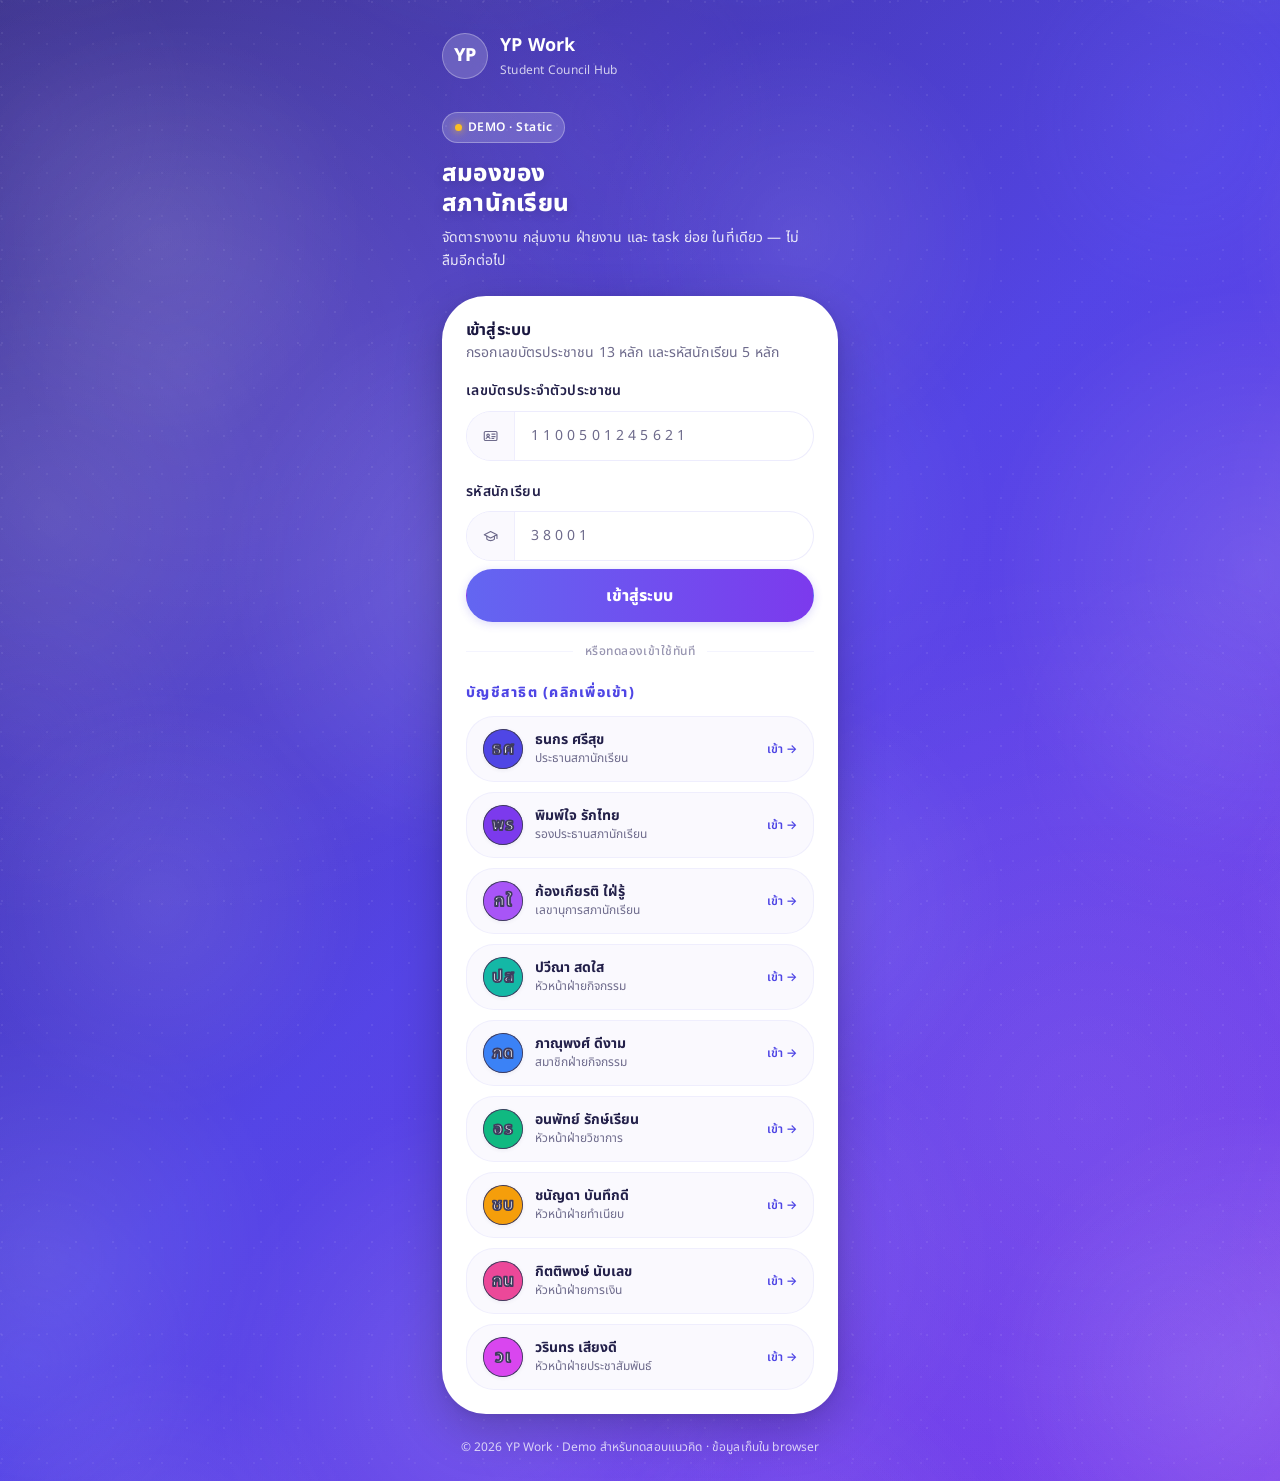
<file: index.html>
<!DOCTYPE html>
<html lang="th">
<head>
  <meta charset="UTF-8" />
  <meta name="viewport" content="width=device-width, initial-scale=1, viewport-fit=cover, maximum-scale=1, user-scalable=no" />
  <meta name="theme-color" content="#4F46E5" />
  <meta name="description" content="YP Work — สมองของสภานักเรียน จัดตารางงาน กลุ่มงาน ฝ่ายงาน และ task ย่อยในที่เดียว" />
  <title>YP Work · เข้าสู่ระบบ</title>

  <link rel="manifest" href="manifest.json" />
  <link rel="icon" type="image/svg+xml" href="assets/icons/icon.svg" />
  <link rel="apple-touch-icon" href="assets/icons/icon-192.png" />
  <meta name="apple-mobile-web-app-capable" content="yes" />
  <meta name="apple-mobile-web-app-status-bar-style" content="black-translucent" />
  <meta name="apple-mobile-web-app-title" content="YP Work" />

  <link rel="stylesheet" href="assets/css/tokens.css" />
  <link rel="stylesheet" href="assets/css/base.css" />
  <link rel="stylesheet" href="assets/css/layout.css" />
  <link rel="stylesheet" href="assets/css/components.css" />
  <link rel="stylesheet" href="assets/css/pages.css" />
  <link rel="stylesheet" href="assets/css/framework/bottom-sheet.css" />

  <link rel="preconnect" href="https://fonts.googleapis.com" />
  <link rel="preconnect" href="https://fonts.gstatic.com" crossorigin />
  <link href="https://fonts.googleapis.com/css2?family=Noto+Sans+Thai:wght@400;500;600;700&family=Inter:wght@400;500;600;700&display=swap" rel="stylesheet" />
</head>
<body>

  <div class="login">
    <div class="login__inner">
      <div class="login__brand">
        <div class="login__logo">YP</div>
        <div class="login__brand-text">
          <div class="login__brand-name">YP Work</div>
          <div class="login__brand-tag">Student Council Hub</div>
        </div>
      </div>

      <div class="login__hero">
        <span class="login__demo-badge">DEMO · Static</span>
        <h1>สมองของ<br />สภานักเรียน</h1>
        <p>จัดตารางงาน กลุ่มงาน ฝ่ายงาน และ task ย่อย ในที่เดียว — ไม่ลืมอีกต่อไป</p>
      </div>

      <div class="login__card">
        <h2 class="login__card-title">เข้าสู่ระบบ</h2>
        <p class="login__card-sub">กรอกเลขบัตรประชาชน 13 หลัก และรหัสนักเรียน 5 หลัก</p>

        <form id="login-form" novalidate>
          <div class="field" id="field-nid">
            <label class="field__label" for="national-id">เลขบัตรประจำตัวประชาชน</label>
            <div class="input-group">
              <span class="input-group__addon">
                <svg width="18" height="18" viewBox="0 0 24 24" fill="none" stroke="currentColor" stroke-width="1.8" stroke-linecap="round" stroke-linejoin="round"><rect x="2" y="5" width="20" height="14" rx="2"/><circle cx="8" cy="11" r="2"/><path d="M5 16c.5-1.5 2-2 3-2s2.5.5 3 2M14 9h5M14 13h5M14 16h3"/></svg>
              </span>
              <input class="input" id="national-id" type="tel" inputmode="numeric" maxlength="13" placeholder="1 1 0 0 5 0 1 2 4 5 6 2 1" autocomplete="off" />
            </div>
            <div class="field__error">เลขบัตรประชาชนต้องมี 13 หลัก</div>
          </div>

          <div class="field" id="field-sc">
            <label class="field__label" for="student-code">รหัสนักเรียน</label>
            <div class="input-group">
              <span class="input-group__addon">
                <svg width="18" height="18" viewBox="0 0 24 24" fill="none" stroke="currentColor" stroke-width="1.8" stroke-linecap="round" stroke-linejoin="round"><path d="M22 10v6M2 10l10-5 10 5-10 5z"/><path d="M6 12v5c3 3 9 3 12 0v-5"/></svg>
              </span>
              <input class="input" id="student-code" type="tel" inputmode="numeric" maxlength="5" placeholder="3 8 0 0 1" autocomplete="off" />
            </div>
            <div class="field__error">รหัสนักเรียนต้องมี 5 หลัก</div>
          </div>

          <button type="submit" class="btn btn--primary btn--block btn--lg" style="margin-top:8px;">เข้าสู่ระบบ</button>
        </form>

        <div class="login__divider">หรือทดลองเข้าใช้ทันที</div>

        <div class="login__hint-title">บัญชีสาธิต (คลิกเพื่อเข้า)</div>
        <div class="login__hint-list" id="hint-list"></div>
      </div>

      <div class="login__footer">
        © 2026 YP Work · Demo สำหรับทดสอบแนวคิด · ข้อมูลเก็บใน browser
      </div>
    </div>
  </div>

  <script type="module">
    import { store } from './assets/js/core/store.js';
    import { auth } from './assets/js/core/auth.js';
    import { ICON, escapeHtml, initials, toast } from './assets/js/core/ui.js';
    import { renderAvatar } from './assets/js/framework/avatar.js';

    // If already logged in, redirect (with loop guard)
    if (auth.current()) {
      const now = Date.now();
      const lastRedirect = parseInt(localStorage.getItem('yp-work:last-login-redirect') || '0', 10);
      if (now - lastRedirect < 2000) {
        console.warn('[login] redirect loop detected — clearing session and stopping');
        localStorage.removeItem('yp-work:last-login-redirect');
        auth.logout();
      } else {
        localStorage.setItem('yp-work:last-login-redirect', String(now));
        window.location.replace('app.html');
      }
    }

    // Build hint list — ใช้ SVG avatar เพื่อกัน copy ตัวอักษร
    const hintList = document.getElementById('hint-list');
    const users = store.getUsers();
    hintList.innerHTML = users.map(u => `
      <button class="login__hint" data-user-id="${u.id}">
        <div class="login__hint-avatar">${renderAvatar({ name: u.name, color: u.color, size: 40, className: 'login__hint-avatar-img' })}</div>
        <div class="login__hint-body">
          <div class="login__hint-name">${escapeHtml(u.name)}</div>
          <div class="login__hint-role">${escapeHtml(u.roleLabel)}</div>
        </div>
        <div class="login__hint-action">เข้า →</div>
      </button>
    `).join('');

    // Auto-fill on hint click
    hintList.querySelectorAll('[data-user-id]').forEach(btn => {
      btn.addEventListener('click', () => {
        const id = btn.dataset.userId;
        const result = auth.loginAs(id);
        if (result.success) {
          localStorage.removeItem('yp-work:last-login-redirect');
          localStorage.removeItem('yp-work:last-auth-redirect');
          toast(`สวัสดี ${result.user.name}`, 'success');
          setTimeout(() => window.location.replace('app.html'), 400);
        }
      });
    });

    // Input formatting: digits only
    const nidInput = document.getElementById('national-id');
    const scInput = document.getElementById('student-code');

    nidInput.addEventListener('input', () => {
      nidInput.value = nidInput.value.replace(/\D/g, '').slice(0, 13);
      document.getElementById('field-nid').classList.remove('has-error');
    });
    scInput.addEventListener('input', () => {
      scInput.value = scInput.value.replace(/\D/g, '').slice(0, 5);
      document.getElementById('field-sc').classList.remove('has-error');
    });

    // Form submit
    document.getElementById('login-form').addEventListener('submit', (e) => {
      e.preventDefault();
      const nid = nidInput.value;
      const sc = scInput.value;
      const result = auth.login(nid, sc);

      if (!result.success) {
        if (result.errors?.nationalId) document.getElementById('field-nid').classList.add('has-error');
        if (result.errors?.studentCode) document.getElementById('field-sc').classList.add('has-error');
        if (result.error && !result.errors?.nationalId && !result.errors?.studentCode) {
          toast(result.error, 'error');
        } else if (Object.keys(result.errors || {}).length > 0) {
          toast('กรุณาตรวจสอบข้อมูลที่กรอก', 'error');
        }
        return;
      }

      localStorage.removeItem('yp-work:last-login-redirect');
      localStorage.removeItem('yp-work:last-auth-redirect');
      toast(`สวัสดี ${result.user.name}`, 'success');
      setTimeout(() => window.location.replace('app.html'), 400);
    });

    // Register service worker for PWA
    if ('serviceWorker' in navigator) {
      navigator.serviceWorker.register('service-worker.js').catch(err => {
        console.warn('[SW] registration failed', err);
      });
    }
  </script>
</body>
</html>
</file>
<file: assets/css/tokens.css>
/* ═══════════════════════════════════════════════════════════════
   YP WORK · DESIGN TOKENS v7.3 (Fantrove-aligned, Indigo Trust)
   assets/css/tokens.css
   โหลดเป็น CSS แรกสุดในทุก HTML page

   หลักการ:
   - ทุกมิติ (radius, spacing, typography, shadow, transition) ใช้ระบบ token
   - ปรับ radius scale ให้มน premium (signature look)
   - v7.3: เปลี่ยนจุดเรียบจาก grid → อนุภาคฝุ่น scattered
           ขนาดต่างกัน + ขยับนิดหน่อยเหมือนฝุ่นลอย + จางสลับเปลี่ยนขนาดด้วย
   - v7.2: ลบ shimmer/light-wave/glow-drift → เปลี่ยนเป็น dot-breathe
           จุดอยู่กับที่ + ค่อยๆ จางสลับหลายจุด + พื้นหลังไหล + ลบเงาวิ่ง
   - v7.1: เพิ่ม hero drift/bg-flow animation tokens — จุดวิ่งช้าๆ + พื้นหลังไหล
   - v7.0: เพิ่ม hero animation tokens, accent-color system,
           card hover/active per-color, entrance animations
   - คง Indigo Trust colors ไว้ทั้งหมด
   - v6.1: ย้อน spacing กลับเป็นค่ามาตรฐาน 4px grid
   - v6.0: Hero radius กลับไป xl (56px)
   - v6.1: Bottom sheet radius ลดจาก xl→lg (56→44px)
   ═══════════════════════════════════════════════════════════════ */

:root {
  /* ────────────────────────────────────────────────────────────
     BRAND COLORS — Indigo Trust (คงเดิม ไม่เปลี่ยน)
     ──────────────────────────────────────────────────────────── */
  --yp-indigo-50:  #EEF2FF;
  --yp-indigo-100: #E0E7FF;
  --yp-indigo-200: #C7D2FE;
  --yp-indigo-300: #A5B4FC;
  --yp-indigo-400: #818CF8;
  --yp-indigo-500: #6366F1;
  --yp-indigo-600: #4F46E5;   /* Primary */
  --yp-indigo-700: #4338CA;
  --yp-indigo-800: #3730A3;
  --yp-indigo-900: #312E81;
  --yp-indigo-950: #1E1B4B;

  --yp-violet-400: #A78BFA;
  --yp-violet-500: #8B5CF6;
  --yp-violet-600: #7C3AED;
  --yp-violet-700: #6D28D9;

  --yp-amber-400: #FBBF24;
  --yp-amber-500: #F59E0B;
  --yp-emerald-400: #34D399;
  --yp-emerald-500: #10B981;
  --yp-rose-400: #FB7185;
  --yp-rose-500: #F43F5E;

  /* Status colors */
  --yp-todo:        var(--yp-amber-500);
  --yp-ongoing:     var(--yp-indigo-500);
  --yp-done:        var(--yp-emerald-500);
  --yp-overdue:     var(--yp-rose-500);

  /* ────────────────────────────────────────────────────────────
     TEXT — blue-tinted neutrals
     ──────────────────────────────────────────────────────────── */
  --yp-text-strong:    #1A1740;
  --yp-text-heading:   #23204A;
  --yp-text-body:      #3F3C5E;
  --yp-text-secondary: #57546F;
  --yp-text-muted:     #6E6B8C;
  --yp-text-faint:     #9794B0;
  --yp-text-inverse:   #FFFFFF;

  /* ────────────────────────────────────────────────────────────
     SURFACE / BACKGROUND
     ──────────────────────────────────────────────────────────── */
  --yp-bg-page:        #F5F4FB;
  --yp-bg-card:        #FFFFFF;
  --yp-bg-card-soft:   #FAF9FE;
  --yp-bg-elevated:    #FFFFFF;
  --yp-bg-indigo-soft: #EEF2FF;
  --yp-bg-overlay:     rgba(30, 27, 70, 0.55);
  --yp-bg-cream:       #FAF9F6;

  /* ────────────────────────────────────────────────────────────
     BORDER — blue/indigo-tinted
     ──────────────────────────────────────────────────────────── */
  --yp-border-subtle:   rgba(79, 70, 229, 0.06);
  --yp-border-default:  rgba(79, 70, 229, 0.10);
  --yp-border-strong:   rgba(30, 27, 70, 0.16);
  --yp-border-indigo:   rgba(79, 70, 229, 0.22);
  --yp-border-indigo-strong: rgba(99, 102, 241, 0.45);
  --yp-focus-ring:      rgba(79, 70, 229, 0.16);

  /* ────────────────────────────────────────────────────────────
     GRADIENTS
     ──────────────────────────────────────────────────────────── */
  --yp-gradient-brand:
    radial-gradient(circle at 30% 30%, rgba(124, 58, 237, 0.55) 0%, transparent 60%),
    radial-gradient(circle at 70% 70%, rgba(79, 70, 229, 0.65) 0%, transparent 60%),
    linear-gradient(135deg, #4F46E5 0%, #7C3AED 100%);
  --yp-gradient-brand-flat: linear-gradient(135deg, #4F46E5 0%, #7C3AED 100%);
  --yp-gradient-brand-soft: linear-gradient(135deg, rgba(79,70,229,0.10) 0%, rgba(124,58,237,0.08) 100%);
  --yp-gradient-card: linear-gradient(180deg, #FFFFFF 0%, #FBFAFE 100%);
  --yp-gradient-hero:
    radial-gradient(circle at 20% 20%, rgba(124, 58, 237, 0.18) 0%, transparent 55%),
    radial-gradient(circle at 80% 80%, rgba(79, 70, 229, 0.20) 0%, transparent 55%),
    linear-gradient(135deg, #312E81 0%, #4F46E5 50%, #7C3AED 100%);
  --yp-gradient-btn: linear-gradient(to right, #6366F1 0%, #7C3AED 100%);

  /* ────────────────────────────────────────────────────────────
     SPACING — 4px grid, ยืมจาก Fantrove
     v6.1: ย้อนกลับเป็นค่ามาตรฐาน 4px grid เหมือน v5.6-5.7
           ไม่เพิ่มทุกที่ — จุดไหนควรปรับปรับเป็นรายจุดแทน
     ──────────────────────────────────────────────────────────── */
  --yp-space-1:  0.25rem;   /*  4px */
  --yp-space-2:  0.5rem;    /*  8px */
  --yp-space-3:  0.75rem;   /* 12px */
  --yp-space-4:  1rem;      /* 16px */
  --yp-space-5:  1.25rem;   /* 20px — v6.1: คืนจาก 22px */
  --yp-space-6:  1.5rem;    /* 24px — v6.1: คืนจาก 26px */
  --yp-space-7:  1.75rem;   /* 28px — v6.1: คืนจาก 30px */
  --yp-space-8:  2rem;      /* 32px — v6.1: คืนจาก 34px */
  --yp-space-10: 2.5rem;    /* 40px — v6.1: คืนจาก 44px */
  --yp-space-12: 3rem;      /* 48px — v6.1: คืนจาก 52px */
  --yp-space-16: 4rem;      /* 64px — v6.1: คืนจาก 68px */
  --yp-space-20: 5rem;      /* 80px — v6.1: คืนจาก 84px */

  /* ────────────────────────────────────────────────────────────
     BORDER RADIUS — TOKEN SYSTEM (จุดศูนย์กลางของการออกแบบ)
     v5.9: ขับเคลื่อนด้วย token เพียว ๆ — มน premium แต่พอดี
     ทุก component ที่อ้างอิง token จะถูกปรับพร้อมกันทันที
     ห้าม "เติม" radius เองในแต่ละหน้า — ให้เปลี่ยน token ตรงนี้เท่านั้น
     ──────────────────────────────────────────────────────────── */
  --yp-radius-xs:   20px;    /*  small chips, dots, toggle */
  --yp-radius-sm:   28px;    /*  small cards, list-items, inputs */
  --yp-radius-md:   36px;    /*  medium cards, buttons, dropdowns */
  --yp-radius-lg:   44px;    /*  main cards, sections, hero blocks */
  --yp-radius-xl:   56px;    /*  large cards, modals, FAB */
  --yp-radius-2xl:  68px;    /*  hero panels, big surfaces */
  --yp-radius-pill: 999px;   /*  pills, avatars, status chips */

  /* Semantic radius aliases — ใช้ตามบริบท
   * v6.0: Hero radius กลับไป xl (56px) เหมือนเวอร์ชั่นเดิมที่สวยกว่า
   * v6.1: Panel/sheet radius ลดจาก lg→md (44→36px) ให้ไม่โค้งเกิน
   *        มุมโค้งมน premium ดูมีเอกลักษณ์ */
  --yp-radius-control:   var(--yp-radius-md);   /*  ปุ่ม, input, segmented */
  --yp-radius-card:      var(--yp-radius-lg);   /*  card ทั่วไป */
  --yp-radius-panel:     var(--yp-radius-md);   /*  panel, modal, sheet — v6.1: lg→md ลดมุมโค้ง */
  --yp-radius-hero:      var(--yp-radius-xl);   /*  hero gradient block — คง xl เหมือนเดิม */

  /* ────────────────────────────────────────────────────────────
     TYPOGRAPHY
     ──────────────────────────────────────────────────────────── */
  --yp-font-stack: 'Noto Sans Thai', 'Inter', 'Segoe UI', -apple-system, BlinkMacSystemFont, system-ui, sans-serif;
  --yp-font-mono:  'JetBrains Mono', 'Sarasa Mono SC', ui-monospace, monospace;

  --yp-text-xs:   0.75rem;   /* 12px */
  --yp-text-sm:   0.875rem;  /* 14px */
  --yp-text-base: 1rem;      /* 16px */
  --yp-text-lg:   1.125rem;  /* 18px */
  --yp-text-xl:   1.25rem;   /* 20px */
  --yp-text-2xl:  1.5rem;    /* 24px */
  --yp-text-3xl:  1.875rem;  /* 30px */
  --yp-text-4xl:  2.25rem;   /* 36px */

  --yp-leading-tight:   1.25;
  --yp-leading-normal:  1.6;
  --yp-leading-relaxed: 1.75;

  --yp-fw-normal:   400;
  --yp-fw-medium:   500;
  --yp-fw-semibold: 600;
  --yp-fw-bold:     700;
  --yp-fw-extrabold: 800;
  --yp-fw-black:    900;

  /* ────────────────────────────────────────────────────────────
     SHADOWS — เบาลงมาก (performance-friendly สำหรับมือถือไม่แรง)
     ใช้ single-layer แทน multi-layer เพื่อลด GPU workload
     ──────────────────────────────────────────────────────────── */
  /* v5.9: shadow ปรับให้ card/surface ดูมีมิติและลอยขึ้นมากขึ้น
   *       เพิ่ม spread เล็กน้อยให้ shadow ดูนุ่มและกว้างขึ้น — breathing feel */
  --yp-shadow-xs: 0 1px 4px rgba(30, 27, 70, 0.07);
  --yp-shadow-sm: 0 2px 8px rgba(30, 27, 70, 0.08);
  --yp-shadow-md: 0 4px 14px rgba(30, 27, 70, 0.10);
  --yp-shadow-lg: 0 8px 24px rgba(30, 27, 70, 0.13);
  --yp-shadow-indigo: 0 4px 16px rgba(79, 70, 229, 0.16);
  --yp-shadow-focus: 0 0 0 3px var(--yp-focus-ring);

  /* Hover lift — เบาลงเพื่อลด transition workload */
  --yp-hover-lift: 0;          /* ปิด lift โดย default */
  --yp-hover-scale: 1;         /* ปิด scale โดย default */

  /* ────────────────────────────────────────────────────────────
     TRANSITIONS — spring easing ตามสไตล์ Fantrove
     ──────────────────────────────────────────────────────────── */
  --yp-ease:          cubic-bezier(0.2, 0.9, 0.2, 1);   /* spring */
  --yp-ease-standard: cubic-bezier(0.4, 0, 0.2, 1);
  --yp-ease-bounce:   cubic-bezier(0.34, 1.56, 0.64, 1); /* bounce overshoot */
  --yp-ease-decel:    cubic-bezier(0, 0, 0.2, 1);       /* decelerate (enter) */
  --yp-t-fast:   150ms var(--yp-ease-standard);
  --yp-t-normal: 260ms var(--yp-ease);
  --yp-t-slow:   400ms var(--yp-ease);

  /* v7.0: Hero entrance animation durations */
  --yp-hero-enter:    600ms var(--yp-ease-decel);
  --yp-hero-stagger:  80ms;   /* delay between staggered children */
  --yp-card-enter:    380ms var(--yp-ease-decel);
  --yp-fade-up:       420ms var(--yp-ease-decel);

  /* v7.3: Hero living animation — background flow + dust particles + breathing
   *       อนุภาคฝุ่น scattered ขนาดต่างกัน ขยับนิดหน่อยเหมือนฝุ่นลอย
   *       แสงหมอกค่อยๆ จางสลับทำให้เห็นรูปร่าง + เปลี่ยนขนาดด้วย
   *       พื้นหลังไหลช้าๆ (bg-flow) + ไม่มีเงาวิ่ง */
  --yp-hero-bg-flow:      28s;   /* slow background gradient flow cycle */
  --yp-hero-dot-breathe:  24s;   /* slow dot opacity breathing — clusters brighten/dim */
  --yp-hero-dust-drift:   32s;   /* slow dust micro-drift — ~1-2px like floating dust */

  /* ────────────────────────────────────────────────────────────
     LAYOUT
     ──────────────────────────────────────────────────────────── */
  --yp-container-max:  1110px;
  --yp-container-md:   860px;
  --yp-container-sm:   600px;
  --yp-nav-bottom-h:   96px;
  --yp-nav-top-h:      52px;
  --yp-page-pad-x:     1.25rem;   /* v6.1: คืนจาก 1.375rem เป็น 20px */
  --yp-fab-size:       56px;

  /* Bottom nav ใหม่ lift ขึ้นจากขอบจอ — ต้องชดเชยทั้ง height + margin + safe-area
     ใช้สำหรับ padding-bottom ของ app-main เพื่อให้เนื้อหาไม่ถูกบัง
     และสำหรับตำแหน่ง FAB */
  --yp-bottom-nav-margin: var(--yp-space-3);   /* v6.1: คืนเป็น space-3 (12px) margin รอบ bottom nav */
  --yp-bottom-nav-total:  calc(var(--yp-nav-bottom-h) + var(--yp-bottom-nav-margin) * 2 + var(--yp-safe-bottom));
  --yp-page-bottom-pad:   calc(var(--yp-bottom-nav-total) + var(--yp-space-5));  /* กันชนล่างเวลาเลื่อนไปสุด */
  --yp-fab-bottom:        calc(var(--yp-bottom-nav-total) + var(--yp-space-4));

  /* Compact scale — mobile-first; คลายทีละน้อยบนจอใหญ่
   * v6.1: คืนค่าเป็น v5.6-5.7 — ไม่เพิ่มทุกที่ ให้จัดเป็นรายจุดแทน */
  --yp-card-pad:    1.125rem;    /* v6.1: คืนจาก 1.25 (18px) */
  --yp-card-pad-lg: 1.5rem;      /* v6.1: คืนจาก 1.625 (24px) */
  --yp-list-pad-y:  0.9375rem;   /* v6.1: คืนจาก 1 (15px) */
  --yp-list-pad-x:  1.125rem;    /* v6.1: คืนจาก 1.25 (18px) */
  --yp-section-gap: 1.5rem;      /* v6.1: คืนจาก 1.625 (24px) */
  --yp-content-gap: 1rem;        /* v6.1: คืนจาก 1.125 (16px) */
  --yp-stack-gap:   0.6875rem;   /* v6.1: คืนจาก 0.75 (11px) gap ระหว่าง list-item */

  /* ────────────────────────────────────────────────────────────
     Z-INDEX
     ──────────────────────────────────────────────────────────── */
  --yp-z-sticky:  100;
  --yp-z-fab:     200;
  --yp-z-nav:     16000;
  --yp-z-overlay: 17000;
  --yp-z-modal:   18000;
  --yp-z-toast:   19000;

  /* Safe area insets (iOS notch / home bar) */
  --yp-safe-top:    env(safe-area-inset-top, 0px);
  --yp-safe-bottom: env(safe-area-inset-bottom, 0px);
  --yp-safe-left:   env(safe-area-inset-left, 0px);
  --yp-safe-right:  env(safe-area-inset-right, 0px);

  /* ────────────────────────────────────────────────────────────
     HEADLINE SCALE (responsive with clamp)
     ──────────────────────────────────────────────────────────── */
  --yp-h1-size: clamp(1.30rem, 1.15rem + 0.6vw, 1.60rem);
  --yp-h2-size: clamp(1.12rem, 1.04rem + 0.4vw, 1.32rem);
  --yp-h3-size: clamp(1.02rem, 0.96rem + 0.3vw, 1.17rem);
  --yp-lead-size: clamp(0.95rem, 0.92rem + 0.15vw, 1.05rem);
}

/* ── Desktop relaxation ── */
@media (min-width: 768px) {
  :root {
    --yp-page-pad-x:   1.5rem;    /* v6.1: คืนจาก 1.625 (24px) */
    --yp-card-pad:     1.25rem;    /* v6.1: คืนจาก 1.375 (20px) */
    --yp-card-pad-lg:  1.75rem;    /* v6.1: คืนจาก 1.875 (28px) */
    --yp-list-pad-y:   1.0625rem;  /* v6.1: คืนจาก 1.125 (17px) */
    --yp-list-pad-x:   1.25rem;    /* v6.1: คืนจาก 1.375 (20px) */
    --yp-section-gap:  1.75rem;    /* v6.1: คืนจาก 1.875 (28px) */
    --yp-stack-gap:    0.8125rem;  /* v6.1: คืนจาก 0.875 (13px) */
  }
}

@media (min-width: 1024px) {
  :root {
    --yp-page-pad-x: 1.75rem;   /* v6.1: คืนจาก 2 (28px) */
    --yp-section-gap: 2rem;      /* v6.1: คืนจาก 2.25 (32px) */
  }
}

/* Dark mode placeholder — ปิดไว้ใน demo */
@media (prefers-color-scheme: dark) {
  :root:not([data-theme="light"]) {
    /* ใช้ light theme เท่านั้น */
  }
}
</file>
<file: assets/css/base.css>
/* ═══════════════════════════════════════════════════════════════
   YP WORK · BASE
   assets/css/base.css
   Reset + พื้นฐาน + utility กลาง
   โครงสร้างตาม Fantrove home.css (base/typography/container)
   ═══════════════════════════════════════════════════════════════ */

*, *::before, *::after { box-sizing: border-box; }

html {
  -webkit-text-size-adjust: 100%;
  -webkit-tap-highlight-color: transparent;
  scroll-behavior: smooth;
}

body {
  margin: 0;
  font-family: var(--yp-font-stack);
  font-size: var(--yp-text-sm);
  line-height: var(--yp-leading-normal);
  color: var(--yp-text-body);
  background: var(--yp-bg-page);
  -webkit-font-smoothing: antialiased;
  -moz-osx-font-smoothing: grayscale;
  min-height: 100vh;
  min-height: 100dvh;
  letter-spacing: 0.01em;
}

/* ────────────────────────────────────────────────────────────
   TYPOGRAPHY — ตามสไตล์ Fantrove home.css
   ──────────────────────────────────────────────────────────── */
h1, .h1 {
  font-size: var(--yp-h1-size);
  font-weight: var(--yp-fw-extrabold);
  margin: 0 0 0.75rem 0;
  letter-spacing: 0.01em;
  color: var(--yp-text-strong);
  line-height: var(--yp-leading-tight);
}

h2, .h2 {
  font-size: var(--yp-h2-size);
  font-weight: var(--yp-fw-bold);
  color: var(--yp-violet-600);
  margin: 0 0 0.65rem 0;
  letter-spacing: 0.01em;
  line-height: var(--yp-leading-tight);
}

h3, .h3 {
  font-size: var(--yp-h3-size);
  font-weight: var(--yp-fw-semibold);
  color: var(--yp-indigo-600);
  margin: 0 0 0.5rem 0;
  letter-spacing: 0.005em;
  line-height: var(--yp-leading-tight);
}

h4, h5, h6 {
  margin: 0;
  font-weight: var(--yp-fw-semibold);
  color: var(--yp-text-heading);
  line-height: var(--yp-leading-tight);
  letter-spacing: -0.005em;
}

.lead {
  font-size: var(--yp-lead-size);
  color: var(--yp-text-body);
  font-weight: var(--yp-fw-normal);
  line-height: 1.5;
}

p { margin: 0; }
small { font-size: var(--yp-text-xs); }
strong, b {
  color: var(--yp-indigo-600);
  font-weight: var(--yp-fw-bold);
}

a {
  color: var(--yp-indigo-600);
  text-decoration: none;
  transition: color var(--yp-t-fast);
}
a:hover { color: var(--yp-indigo-700); }

button {
  font-family: inherit;
  font-size: inherit;
  color: inherit;
  cursor: pointer;
  border: none;
  background: none;
  padding: 0;
}

input, textarea, select {
  font-family: inherit;
  font-size: inherit;
  color: var(--yp-text-body);
}

ul, ol { margin: 0; padding: 0; list-style: none; }
img, svg { display: block; max-width: 100%; }

/* ────────────────────────────────────────────────────────────
   GLOBAL SVG ICON DEFAULTS
   ปัญหา: ICON ใน ui.js ไม่มี stroke/fill attr บน <svg> โดยตรง
   ต้องอาศัย CSS — ก่อนหน้านี้มีเฉพาะ .btn svg และ .bottom-nav__icon svg
   ที่ตั้ง stroke ไว้ ทำให้ SVG ใน modal__close, list-item__icon, detail-hero
   ฯลฯ มองไม่เห็น (เพราะ path เป็น stroke-only)

   แก้: ตั้ง default สำหรับ svg ที่อยู่ในบริบททั่วไป (ที่ไม่ใช่ <img>)
   สามารถ override ใน component ได้
   ──────────────────────────────────────────────────────────── */
svg:not([fill]):not([stroke]) {
  stroke: currentColor;
  fill: none;
  stroke-width: 1.8;
  stroke-linecap: round;
  stroke-linejoin: round;
}

/* กรณี svg มี fill/stroke attr แต่ไม่มี stroke-width */
svg[stroke]:not([stroke-width]) {
  stroke-width: 1.8;
  stroke-linecap: round;
  stroke-linejoin: round;
}

:focus-visible {
  outline: none;
  box-shadow: var(--yp-shadow-focus);
  border-radius: var(--yp-radius-xs);
}

/* ────────────────────────────────────────────────────────────
   CONTAINER — ตามสไตล์ Fantrove
   ──────────────────────────────────────────────────────────── */
.container {
  max-width: var(--yp-container-max);
  margin: 0 auto;
  padding: 0 var(--yp-page-pad-x);
  scrollbar-gutter: stable;
}

/* ────────────────────────────────────────────────────────────
   SECTION — โครงสร้างแบบ card (ลด inset shadow เพื่อ performance)
   v6.0: shadow ถอดออก ให้ border + inset ทำหน้าที่ → minimal */
.section {
  background: var(--yp-bg-card);
  border-radius: var(--yp-radius-lg);
  border: 1px solid var(--yp-border-subtle);
  box-shadow: none;  /* v6.0: ถอด shadow ออก minimal */
  padding: var(--yp-card-pad-lg);
  margin-bottom: var(--yp-section-gap);
  display: flex;
  flex-direction: column;
  gap: var(--yp-content-gap);
  position: relative;
  transition: border-color var(--yp-t-fast), background var(--yp-t-fast);
  /* v7.0: entrance animation */
  animation: yp-hero-enter var(--yp-card-enter, 380ms cubic-bezier(0, 0, 0.2, 1)) both;
}

.section + .section { margin-top: var(--yp-section-gap); }

/* ────────────────────────────────────────────────────────────
   SECTION LABEL (eyebrow text)
   ──────────────────────────────────────────────────────────── */
.section-label {
  font-size: var(--yp-text-sm);
  font-weight: var(--yp-fw-extrabold);
  letter-spacing: 0.09em;
  text-transform: uppercase;
  color: var(--yp-indigo-600);
  margin: var(--yp-space-5) 0 var(--yp-space-2) var(--yp-space-3);  /* v6.1: คืนจาก space-7/space-3 */
}

/* ────────────────────────────────────────────────────────────
   UTILITY CLASSES
   ──────────────────────────────────────────────────────────── */
.sr-only {
  position: absolute !important;
  width: 1px; height: 1px;
  padding: 0; margin: -1px;
  overflow: hidden;
  clip: rect(0 0 0 0);
  white-space: nowrap;
  border: 0;
}

.text-muted  { color: var(--yp-text-muted); }
.text-faint  { color: var(--yp-text-faint); }
.text-strong { color: var(--yp-text-strong); font-weight: var(--yp-fw-semibold); }
.text-indigo { color: var(--yp-indigo-600); }
.text-center { text-align: center; }

.flex { display: flex; }
.flex-col { display: flex; flex-direction: column; }
.items-center { align-items: center; }
.justify-between { justify-content: space-between; }
.justify-center { justify-content: center; }
.gap-1 { gap: var(--yp-space-1); }
.gap-2 { gap: var(--yp-space-2); }
.gap-3 { gap: var(--yp-space-3); }
.gap-4 { gap: var(--yp-space-4); }
.gap-6 { gap: var(--yp-space-6); }
.mt-2 { margin-top: var(--yp-space-2); }
.mt-4 { margin-top: var(--yp-space-4); }
.mt-6 { margin-top: var(--yp-space-6); }
.mt-8 { margin-top: var(--yp-space-8); }

.truncate {
  overflow: hidden;
  text-overflow: ellipsis;
  white-space: nowrap;
}

.line-clamp-2 {
  display: -webkit-box;
  -webkit-line-clamp: 2;
  -webkit-box-orient: vertical;
  overflow: hidden;
}

/* ────────────────────────────────────────────────────────────
   STATUS CHIPS (color pills)
   ──────────────────────────────────────────────────────────── */
.chip {
  display: inline-flex;
  align-items: center;
  gap: 4px;
  padding: 3px 10px;
  border-radius: var(--yp-radius-pill);
  font-size: var(--yp-text-xs);
  font-weight: var(--yp-fw-medium);
  line-height: 1.5;
  background: rgba(99, 102, 241, 0.06);
  color: var(--yp-indigo-700);
  border: 1px solid rgba(99, 102, 241, 0.15);
  white-space: nowrap;
  letter-spacing: 0.1px;
}

.chip--todo    { background: rgba(245, 158, 11, 0.08);  color: #B45309; border-color: rgba(245, 158, 11, 0.20); }
.chip--ongoing { background: rgba(99, 102, 241, 0.08);  color: var(--yp-indigo-700); border-color: rgba(99, 102, 241, 0.20); }
.chip--done    { background: rgba(16, 185, 129, 0.08);  color: #047857; border-color: rgba(16, 185, 129, 0.20); }
.chip--overdue { background: rgba(244, 63, 94, 0.08);   color: #BE123C; border-color: rgba(244, 63, 94, 0.20); }

.chip-dot {
  width: 5px; height: 5px;
  border-radius: 50%;
  background: currentColor;
  flex-shrink: 0;
}

/* ────────────────────────────────────────────────────────────
   MOTION ACCESSIBILITY
   ──────────────────────────────────────────────────────────── */
@media (prefers-reduced-motion: reduce) {
  *, *::before, *::after {
    animation-duration: 0.01ms !important;
    animation-iteration-count: 1 !important;
    animation-delay: 0ms !important;
    transition-duration: 0.01ms !important;
    scroll-behavior: auto !important;
  }
}

/* ────────────────────────────────────────────────────────────
   SKELETON LOADER
   ──────────────────────────────────────────────────────────── */
@keyframes yp-shimmer {
  0%   { background-position: -200% 0; }
  100% { background-position: 200% 0; }
}
.skeleton {
  background: linear-gradient(90deg, #ECEAF5 0%, #F5F4FA 50%, #ECEAF5 100%);
  background-size: 200% 100%;
  animation: yp-shimmer 1.4s linear infinite;
  border-radius: var(--yp-radius-sm);
}

/* ────────────────────────────────────────────────────────────
   SCROLLBAR (desktop)
   ──────────────────────────────────────────────────────────── */
::-webkit-scrollbar { width: 7px; height: 7px; background: transparent; border-radius: 6px; }
::-webkit-scrollbar-track { background: transparent; }
::-webkit-scrollbar-thumb {
  background: var(--yp-border-default);
  border-radius: 6px;
}
::-webkit-scrollbar-thumb:hover { background: var(--yp-border-strong); }
</file>
<file: assets/css/layout.css>
/* ═══════════════════════════════════════════════════════════════
   YP WORK · LAYOUT
   assets/css/layout.css
   Page shell + top-bar + bottom-nav + left-rail + page-header

   หลักการ:
   - ทุกอย่างใช้ radius token
   - เปิด padding ให้หายใจมากขึ้น
   - bottom-nav มีการ lift ขึ้นจากขอบจอ + มี padding ด้านใน
   ═══════════════════════════════════════════════════════════════ */

/* ────────────────────────────────────────────────────────────
   PAGE SHELL
   ──────────────────────────────────────────────────────────── */
.app-shell {
  display: flex;
  flex-direction: column;
  min-height: 100vh;
  min-height: 100dvh;
}

.app-main {
  flex: 1;
  min-width: 0;
  padding-bottom: var(--yp-page-bottom-pad);
}

/* เมื่อ bottom nav ซ่อน — เอา padding ล่างออก */
.app-main:has(~ .bottom-nav.is-hidden) {
  padding-bottom: var(--yp-space-6);
}

.page {
  padding-top: calc(var(--yp-nav-top-h) + var(--yp-safe-top) + var(--yp-space-4));  /* v6.1: คืนจาก space-5 */
  animation: yp-page-in 320ms var(--yp-ease-decel, cubic-bezier(0, 0, 0.2, 1)) both;
}

/* กันชนด้านล่างของ .page container — เวลาเลื่อนไปสุดจะไม่ติด bottom nav */
.page.container {
  padding-bottom: var(--yp-space-6);  /* v6.1: คืนจาก space-8 */
}

@keyframes yp-page-in {
  from { opacity: 0; transform: translateY(10px); }
  to   { opacity: 1; transform: translateY(0); }
}

/* ── Utility: is-hidden ── */
.is-hidden {
  display: none !important;
}

/* ────────────────────────────────────────────────────────────
   TOP BAR (mobile)
   ──────────────────────────────────────────────────────────── */
.top-bar {
  position: fixed;
  top: 0; left: 0; right: 0;
  height: calc(var(--yp-nav-top-h) + var(--yp-safe-top));
  padding: var(--yp-safe-top) var(--yp-page-pad-x) 0;
  background: rgba(245, 244, 251, 0.88);
  backdrop-filter: saturate(180%) blur(10px);
  -webkit-backdrop-filter: saturate(180%) blur(10px);
  box-shadow: 0 1px 0 var(--yp-border-subtle);
  z-index: var(--yp-z-sticky);
  display: flex;
  align-items: center;
  justify-content: space-between;
  gap: var(--yp-space-3);
  transform: translateZ(0);
  contain: layout style;
}

.top-bar__title {
  font-size: var(--yp-text-base);
  font-weight: var(--yp-fw-bold);
  color: var(--yp-indigo-600);
  letter-spacing: 0.01em;
  background: var(--yp-gradient-brand-flat);
  -webkit-background-clip: text;
  background-clip: text;
  -webkit-text-fill-color: transparent;
  flex: 1;
  text-align: center;
  overflow: hidden;
  text-overflow: ellipsis;
  white-space: nowrap;
}

.top-bar__left {
  display: flex;
  align-items: center;
  gap: var(--yp-space-2);
  min-width: 40px;
}

.top-bar__back {
  width: 36px;
  height: 36px;
  display: grid;
  place-items: center;
  background: transparent;
  border: 0;
  color: var(--yp-text-body);
  border-radius: var(--yp-radius-sm);
  cursor: pointer;
  -webkit-tap-highlight-color: transparent;
  transition: background var(--yp-t-fast), color var(--yp-t-fast);
}

.top-bar__back:hover {
  background: var(--yp-bg-indigo-soft);
  color: var(--yp-indigo-600);
}

.top-bar__back svg {
  width: 20px;
  height: 20px;
  stroke: currentColor;
  fill: none;
  stroke-width: 2;
  stroke-linecap: round;
  stroke-linejoin: round;
}

.top-bar__right {
  display: flex;
  align-items: center;
  gap: var(--yp-space-2);
}

.top-bar__avatar {
  width: 32px; height: 32px;
  border-radius: var(--yp-radius-pill);
  display: block;
  flex-shrink: 0;
  border: 1.5px solid white;
  box-shadow: var(--yp-shadow-sm);
  overflow: hidden;
  background: var(--yp-bg-card-soft);
  -webkit-tap-highlight-color: transparent;
}

.top-bar__avatar-img {
  display: block;
  width: 100%;
  height: 100%;
  pointer-events: none;
  -webkit-user-select: none;
  user-select: none;
  -webkit-touch-callout: none;
}

/* ────────────────────────────────────────────────────────────
   BOTTOM NAVIGATION — มีการ lift ขึ้นจากขอบ + padding ใน
   ──────────────────────────────────────────────────────────── */
.bottom-nav,
.bottom-nav * { box-sizing: border-box; }

.bottom-nav {
  position: fixed;
  inset: auto var(--yp-space-3) calc(var(--yp-safe-bottom) + var(--yp-space-3)) var(--yp-space-3);
  z-index: var(--yp-z-nav);
  -webkit-tap-highlight-color: transparent;
  display: flex;
  justify-content: space-evenly;
  align-items: center;
  padding: 10px 8px calc(env(safe-area-inset-bottom, 0px) + 8px);
  background: var(--yp-bg-card);
  box-shadow: 0 -2px 16px rgba(30, 27, 70, 0.08);  /* v6.0: shadow นุ่มขึ้น */
  /* v6.1: มุมโค้ง lg (44px) ให้สมดุล — ไม่โค้งเกิน */
  border-radius: var(--yp-radius-lg);
  border: 1px solid var(--yp-border-subtle);  /* v6.0: border บางลง */
  contain: layout paint style;
  transform: translateZ(0);
  will-change: transform;
  backface-visibility: hidden;
  -webkit-backface-visibility: hidden;
  /* Smooth slide-down when sheet opens */
  transition:
    transform 260ms cubic-bezier(0.32, 0.72, 0, 1),
    opacity 220ms cubic-bezier(0.32, 0.72, 0, 1);
}

/* When any bottom sheet is open → slide nav + FAB off-screen so sheet never gets covered */
body.yp-sheet-open .bottom-nav,
body.yp-sheet-open .fab {
  transform: translateY(150%);
  opacity: 0;
  pointer-events: none;
  visibility: hidden;
}

.bottom-nav__item {
  background: none;
  border: 0;
  padding: 4px 6px;
  display: flex;
  flex-direction: column;
  align-items: center;
  gap: 3px;
  border-radius: var(--yp-radius-md);
  cursor: pointer;
  user-select: none;
  text-decoration: none;
  transition: color var(--yp-t-fast), background var(--yp-t-fast);
  min-width: 56px;
  color: var(--yp-text-secondary);
}

.bottom-nav__icon {
  position: relative;
  width: 56px;
  height: 42px;
  border-radius: var(--yp-radius-pill);
  overflow: hidden;
  display: grid;
  place-items: center;
  transition: transform var(--yp-t-fast);
}

.bottom-nav__icon svg {
  width: 22px; height: 22px;
  stroke: currentColor;
  fill: none;
  stroke-width: 1.7;
  stroke-linecap: round;
  stroke-linejoin: round;
  pointer-events: none;
  transition: stroke var(--yp-t-fast);
}

/* Pulse background on active — Fantrove pattern */
.bottom-nav__icon::before {
  content: '';
  position: absolute;
  inset: 4px 8px;
  background: rgba(99, 102, 241, 0.10);
  border: 1px solid rgba(99, 102, 241, 0.30);
  box-shadow: inset 0 0 6px 0 rgba(99, 102, 241, 0.20);
  border-radius: inherit;
  opacity: 0;
  pointer-events: none;
  will-change: opacity;
  transition: opacity var(--yp-t-fast);
}

.bottom-nav__label {
  font-size: 11.5px;
  letter-spacing: 0.01em;
  white-space: nowrap;
  color: var(--yp-text-secondary);
  transition: color var(--yp-t-fast);
}

.bottom-nav__item:hover { color: var(--yp-indigo-500); }

.bottom-nav__item.is-active {
  color: var(--yp-indigo-600);
}
.bottom-nav__item.is-active .bottom-nav__icon svg {
  stroke: var(--yp-indigo-500);
}
.bottom-nav__item.is-active .bottom-nav__icon::before {
  opacity: 1;
}
.bottom-nav__item.is-active .bottom-nav__label {
  color: var(--yp-indigo-500);
  letter-spacing: 0.02em;
  font-weight: var(--yp-fw-semibold);
}

/* ────────────────────────────────────────────────────────────
   FLOATING ACTION BUTTON
   ──────────────────────────────────────────────────────────── */
.fab {
  position: fixed;
  right: calc(var(--yp-page-pad-x) + var(--yp-safe-right));
  bottom: var(--yp-fab-bottom);
  width: var(--yp-fab-size);
  height: var(--yp-fab-size);
  border-radius: var(--yp-radius-md);
  background: var(--yp-gradient-brand-flat);
  color: white;
  display: grid;
  place-items: center;
  box-shadow: var(--yp-shadow-indigo);
  z-index: var(--yp-z-fab);
  transition: transform var(--yp-t-fast), box-shadow var(--yp-t-fast);
  border: 1.5px solid var(--yp-indigo-600);
}

/* v5.8: เพิ่ม subtle transition ให้ FAB hover smooth ขึ้น */
.fab:hover {
  transform: translateY(-2px);
  box-shadow: 0 6px 18px rgba(79, 70, 229, 0.22);
}
.fab:active { transform: translateY(0) scale(0.96); box-shadow: var(--yp-shadow-xs); }

.fab svg {
  width: 22px; height: 22px;
  stroke: currentColor;
  fill: none;
  stroke-width: 2.2;
  stroke-linecap: round;
  stroke-linejoin: round;
}

/* ────────────────────────────────────────────────────────────
   DESKTOP: bottom-nav → left-rail (≥900px)
   ──────────────────────────────────────────────────────────── */
@media (min-width: 900px) {
  :root {
    --yp-nav-top-h: 56px;
  }

  .app-shell {
    flex-direction: row;
  }

  .app-main {
    flex: 1;
    min-width: 0;
    padding-bottom: var(--yp-space-8);
  }
  .bottom-nav {
    inset: 0 auto 0 0;
    width: 92px;
    height: 100vh;
    height: 100dvh;
    flex-direction: column;
    justify-content: flex-start;
    align-items: center;
    padding: calc(var(--yp-safe-top) + var(--yp-space-4)) var(--yp-space-2) var(--yp-space-4);
    /* v6.1: มุมโค้ง lg ทางขวา */
    border-radius: 0 var(--yp-radius-lg) var(--yp-radius-lg) 0;
    border-top: 0;
    border-bottom: 0;
    border-left: 0;
    border-right: 1px solid var(--yp-border-subtle);
    box-shadow: 2px 0 16px rgba(30, 27, 70, 0.06);  /* v6.0: shadow นุ่มขึ้น */
  }

  .bottom-nav__item {
    width: 100%;
    padding: 10px 0;
    min-width: 0;
  }

  .bottom-nav__icon {
    width: 100%;
    height: 44px;
  }
  .bottom-nav__icon svg { height: 20px; }

  .bottom-nav__label {
    font-size: 11.5px;
    text-align: center;
    line-height: 1;
  }

  .fab {
    bottom: calc(var(--yp-space-5) + var(--yp-safe-bottom));
    right: calc(var(--yp-space-5) + var(--yp-safe-right));
  }
}

@media (min-width: 1200px) {
  :root {
    --yp-page-pad-x: 2rem;
  }
}

/* ────────────────────────────────────────────────────────────
   PAGE HEADER (inside page)
 * v5.3: เพิ่ม padding-bottom (3→4) ให้ header ห่างจาก content มากขึ้น
   ──────────────────────────────────────────────────────────── */
.page-header {
  padding: 0 0 var(--yp-space-4);  /* v6.1: คืนจาก space-5 */
}

.page-header__eyebrow {
  font-size: var(--yp-text-xs);
  font-weight: var(--yp-fw-extrabold);
  text-transform: uppercase;
  /* v5.3: letter-spacing 0.1→0.12 ให้ดูเป็น minimal eyebrow */
  letter-spacing: 0.12em;
  color: var(--yp-indigo-600);
  /* v5.3: margin-bottom 4→6 */
  margin-bottom: 6px;
}

.page-header__title {
  font-size: var(--yp-h1-size);
  font-weight: var(--yp-fw-extrabold);
  color: var(--yp-text-strong);
  letter-spacing: 0.005em;
  line-height: var(--yp-leading-tight);
}

.page-header__subtitle {
  /* v6.1: margin-top คืนเป็น 6px */
  margin-top: 6px;
  color: var(--yp-text-muted);
  font-size: var(--yp-text-sm);
  line-height: 1.5;
}

/* ────────────────────────────────────────────────────────────
   SECTION SPACING (inside page)
   ──────────────────────────────────────────────────────────── */
.section__title {
  font-size: var(--yp-h3-size);
  font-weight: var(--yp-fw-bold);
  color: var(--yp-text-heading);
  margin-bottom: var(--yp-space-4);  /* v6.1: คืนจาก space-5 */
  display: flex;
  align-items: center;
  justify-content: space-between;
  gap: var(--yp-space-2);
  letter-spacing: 0.005em;
}

.section__title-link {
  font-size: var(--yp-text-sm);
  color: var(--yp-indigo-600);
  font-weight: var(--yp-fw-semibold);
}
</file>
<file: assets/css/components.css>
/* ═══════════════════════════════════════════════════════════════
   YP WORK · COMPONENTS
   assets/css/components.css
   Buttons · Cards · Inputs · Modal · Toast · Empty · Avatar · etc.

   หลักการ:
   - ทุก component อ้างอิงจาก radius token เท่านั้น
   - เพิ่ม padding ให้หายใจมากขึ้น (breathable)
   - ลด border ที่หนักเกินไป ให้ใช้ shadow + inset แทน
   - ปรับ transition ให้นุ่มนวลขึ้นด้วย spring easing
   - v6.0: ปรับให้ minimal/modern มากขึ้น — shadow นุ่มลง, border บางลง
   ═══════════════════════════════════════════════════════════════ */

/* ═══════════════════════════════════════════════════════════════
   BUTTONS — chunky, rounded, with soft border
   ═══════════════════════════════════════════════════════════════ */
.btn {
  display: inline-flex;
  align-items: center;
  justify-content: center;
  gap: 0.5em;
  font-family: inherit;
  font-weight: var(--yp-fw-bold);
  font-size: var(--yp-text-sm);
  line-height: 1;
  padding: 1em 1.75em;  /* v6.0: เพิ่มจาก 1.625em ให้กว้างขึ้น minimal */
  border-radius: var(--yp-radius-control);
  background: linear-gradient(to right, #EEF2FF 0%, #F5F0FF 100%);
  color: var(--yp-indigo-600);
  border: 1px solid var(--yp-indigo-200);  /* v6.0: 1.5→1px ให้บางลง minimal */
  box-shadow: none;  /* v6.0: ถอด shadow ออก ให้สะอาดตา */
  cursor: pointer;
  user-select: none;
  letter-spacing: 0.01em;
  white-space: nowrap;
  position: relative;
  transition:
    background var(--yp-t-fast),
    color var(--yp-t-fast),
    border-color var(--yp-t-fast),
    box-shadow var(--yp-t-fast);
  -webkit-tap-highlight-color: transparent;
}

.btn:disabled { opacity: 0.5; cursor: not-allowed; }
.btn:active:not(:disabled) { transform: scale(0.98); }

.btn svg {
  width: 16px; height: 16px;
  stroke: currentColor;
  fill: none;
  stroke-width: 2;
  stroke-linecap: round;
  stroke-linejoin: round;
}

.btn--primary {
  background: var(--yp-gradient-btn);
  color: white;
  border: 1px solid transparent;  /* v6.0: ใส่ transparent แทน ให้สะอาด */
  font-weight: var(--yp-fw-extrabold);
  box-shadow: 0 2px 10px rgba(79, 70, 229, 0.20);  /* v6.0: shadow นุ่มลง */
}
.btn--primary:hover:not(:disabled) {
  background: linear-gradient(to right, #5450E8 0%, #8B5CF6 100%);
  box-shadow: 0 4px 16px rgba(79, 70, 229, 0.28);  /* v6.0: hover shadow เด่นขึ้น */
}

.btn--secondary {
  background: var(--yp-bg-card);
  color: var(--yp-indigo-600);
  border: 1px solid var(--yp-border-indigo);  /* v6.0: 1.5→1px */
  font-weight: var(--yp-fw-bold);
}
.btn--secondary:hover:not(:disabled) {
  background: var(--yp-bg-indigo-soft);
  border-color: var(--yp-indigo-400);  /* v6.0: เปลี่ยนจาก 500 → 400 ให้นุ่มลง */
}

.btn--ghost {
  background: transparent;
  color: var(--yp-text-body);
  border: 1px solid transparent;  /* v6.0: 1.5→1px */
  box-shadow: none;
}
.btn--ghost:hover:not(:disabled) {
  background: rgba(30, 27, 70, 0.04);
  color: var(--yp-text-strong);
}

.btn--danger {
  background: rgba(244, 63, 94, 0.06);
  color: #BE123C;
  border: 1px solid rgba(244, 63, 94, 0.20);  /* v6.0: 1.5→1px */
  font-weight: var(--yp-fw-bold);
}
.btn--danger:hover:not(:disabled) {
  background: rgba(244, 63, 94, 0.12);
  border-color: rgba(244, 63, 94, 0.35);
}

.btn--block { width: 100%; }
.btn--lg { padding: 1.1em 1.7em; font-size: var(--yp-text-base); }
.btn--sm { padding: 0.6em 1em; font-size: var(--yp-text-xs); font-weight: var(--yp-fw-semibold); }

.btn-icon {
  width: 40px; height: 40px;
  padding: 0;
  border-radius: var(--yp-radius-sm);
  display: inline-grid;
  place-items: center;
  font-size: var(--yp-text-sm);
}

/* ═══════════════════════════════════════════════════════════════
   CARDS — radius lg + soft shadow + inset
   v6.0: shadow นุ่มลง, border บางลง → minimal & modern
   ═══════════════════════════════════════════════════════════════ */
.card {
  background: var(--yp-bg-card);
  border: 1px solid var(--yp-border-subtle);
  border-radius: var(--yp-radius-card);
  padding: var(--yp-card-pad-lg);
  box-shadow: none;  /* v6.0: ถอด shadow ให้สะอาดตา minimal */
  transition:
    border-color var(--yp-t-fast),
    background var(--yp-t-fast),
    box-shadow var(--yp-t-fast);
  position: relative;
}

.card--clickable { cursor: pointer; }
/* v6.0: hover ให้ border เด่นขึ้น + shadow นุ่มๆ */
.card--clickable:hover {
  border-color: var(--yp-border-indigo);
  background: var(--yp-bg-card-soft);
  box-shadow: var(--yp-shadow-xs);
}

.card--gradient {
  background: var(--yp-gradient-card);
}

.card--indigo {
  background: var(--yp-gradient-brand);
  color: white;
  border: none;
  box-shadow: var(--yp-shadow-indigo);
}

.card__title {
  font-size: var(--yp-text-sm);
  font-weight: var(--yp-fw-bold);
  color: var(--yp-text-heading);
  margin-bottom: 6px;  /* v5.9: เพิ่มจาก 4px */
  line-height: 1.3;
  letter-spacing: 0.005em;
}

.card__meta {
  font-size: var(--yp-text-sm);
  color: var(--yp-text-muted);
  line-height: 1.45;
}
/* ═══════════════════════════════════════════════════════════════
   LIST ITEMS — radius sm (20px) + เปิด padding ให้หายใจ
   v6.0: shadow ถอดออก ให้ border ทำหน้าที่แทน → minimal
   ═══════════════════════════════════════════════════════════════ */
.list-item {
  display: flex;
  align-items: flex-start;
  gap: var(--yp-space-4);
  padding: var(--yp-list-pad-y) var(--yp-list-pad-x);
  background: var(--yp-bg-card);
  border: 1px solid var(--yp-border-subtle);
  border-radius: var(--yp-radius-sm);
  box-shadow: none;  /* v6.0: ถอด shadow ให้สะอาดตา */
  cursor: pointer;
  transition:
    background-color var(--yp-t-fast),
    border-color var(--yp-t-fast),
    box-shadow var(--yp-t-fast);
  -webkit-tap-highlight-color: transparent;
  touch-action: manipulation;
}

.list-item:hover {
  background: var(--yp-bg-card-soft);
  border-color: var(--yp-border-indigo);
  box-shadow: var(--yp-shadow-xs);  /* v6.0: hover ค่อยมี shadow */
}

.list-item:active {
  background: rgba(99, 102, 241, 0.05);
  border-color: rgba(99, 102, 241, 0.18);
}

.list-item + .list-item { margin-top: var(--yp-stack-gap); }

.list-item__icon {
  flex: 0 0 40px;
  width: 40px; height: 40px;
  border-radius: var(--yp-radius-sm);
  background: rgba(99, 102, 241, 0.10);
  color: var(--yp-indigo-600);
  display: grid;
  place-items: center;
  flex-shrink: 0;
  font-size: var(--yp-text-lg);
  border: none;
}

.list-item__icon svg { width: 18px; height: 18px; }

.list-item__body {
  flex: 1 1 auto;
  min-width: 0;
  display: flex;
  flex-direction: column;
  gap: 6px;
  padding-top: 2px;
}
.list-item__title {
  font-size: var(--yp-text-sm);
  font-weight: var(--yp-fw-bold);
  color: var(--yp-text-strong);
  margin-bottom: 0;
  line-height: 1.4;
  letter-spacing: -0.005em;
  white-space: nowrap;
  overflow: hidden;
  text-overflow: ellipsis;
}

.list-item__subtitle {
  font-size: var(--yp-text-sm);
  color: var(--yp-text-secondary);
  line-height: 1.45;
  margin-top: 2px;
  white-space: nowrap;
  overflow: hidden;
  text-overflow: ellipsis;
}

.list-item__chevron {
  color: var(--yp-text-faint);
  flex-shrink: 0;
  align-self: center;
}

/* ═══════════════════════════════════════════════════════════════
   INPUTS / FIELDS — radius control (28px) + 1.5px border
   ═══════════════════════════════════════════════════════════════ */
.field { display: block; }
.field + .field { margin-top: var(--yp-space-5); }

.field__label {
  display: block;
  font-size: var(--yp-text-sm);
  font-weight: var(--yp-fw-semibold);
  color: var(--yp-text-heading);
  margin-bottom: var(--yp-space-2);
  letter-spacing: 0.025em;
}

.field__hint {
  font-size: var(--yp-text-xs);
  color: var(--yp-text-muted);
  margin-top: 8px;
}

.field__error {
  font-size: var(--yp-text-xs);
  color: #BE123C;
  margin-top: 8px;
  display: none;
}

.field.has-error .field__error { display: block; }
.field.has-error .input,
.field.has-error .textarea,
.field.has-error .select {
  border-color: rgba(244, 63, 94, 0.5);
  background: rgba(244, 63, 94, 0.04);
}

.input, .textarea, .select {
  width: 100%;
  padding: 0.85em 1.1em;
  border: 1px solid var(--yp-border-default);  /* v6.0: 1.5→1px ให้บางลง minimal */
  border-radius: var(--yp-radius-control);
  background: var(--yp-bg-card);
  font-size: var(--yp-text-sm);
  line-height: var(--yp-leading-normal);
  color: var(--yp-text-strong);
  letter-spacing: 0.1px;
  min-height: 48px;
  transition: border-color var(--yp-t-fast), box-shadow var(--yp-t-fast), background var(--yp-t-fast);
  -webkit-appearance: none;
  appearance: none;
}

.input--lg {
  padding: 0.95em 1.2em;
  font-size: var(--yp-text-base);
  font-weight: var(--yp-fw-medium);
  min-height: 54px;
}

.input::placeholder, .textarea::placeholder {
  color: var(--yp-text-muted);
  font-weight: var(--yp-fw-normal);
}

.input:focus, .textarea:focus, .select:focus {
  outline: none;
  border-color: var(--yp-indigo-500);
  background: white;
  box-shadow: 0 0 0 3px rgba(99, 102, 241, 0.14);
}

.textarea {
  min-height: 100px;
  resize: vertical;
  line-height: var(--yp-leading-normal);
  border-radius: var(--yp-radius-sm);
}

/* select ต้องมี padding-right เผื่อที่ให้ arrow */
.select {
  appearance: none;
  -webkit-appearance: none;
  background-image: url("data:image/svg+xml;charset=UTF-8,%3csvg xmlns='http://www.w3.org/2000/svg' width='24' height='24' viewBox='0 0 24 24' fill='none' stroke='%236E6B8C' stroke-width='2' stroke-linecap='round' stroke-linejoin='round'%3e%3cpath d='M6 9l6 6 6-6'/%3e%3c/svg%3e");
  background-repeat: no-repeat;
  background-position: right 16px center;
  background-size: 1.25rem;
  padding-right: 44px;
  padding-top: 0.85em;
  padding-bottom: 0.85em;
  cursor: pointer;
  /* สำคัญ: ตั้ง line-height ให้ text อยู่กลางแนวตั้ง */
  display: block;
  line-height: 1.4;
}

/* native select option ต้องไม่ถูก clip */
.select option {
  padding: 8px 12px;
  font-size: var(--yp-text-sm);
  line-height: 1.4;
}

.input-group {
  display: flex;
  align-items: stretch;
  border: 1px solid var(--yp-border-default);  /* v6.0: 1.5→1px */
  border-radius: var(--yp-radius-control);
  background: var(--yp-bg-card);
  overflow: hidden;
  transition: border-color var(--yp-t-fast), box-shadow var(--yp-t-fast);
}

.input-group:focus-within {
  border-color: var(--yp-indigo-500);
  box-shadow: 0 0 0 3px rgba(99, 102, 241, 0.14);
}

.input-group__addon {
  display: grid;
  place-items: center;
  padding: 0 16px;
  color: var(--yp-text-muted);
  background: var(--yp-bg-card-soft);
  font-size: var(--yp-text-sm);
  border-right: 1px solid var(--yp-border-subtle);
}

.input-group .input {
  border: none;
  border-radius: 0;
  background: transparent;
  box-shadow: none;
}
.input-group .input:focus { box-shadow: none; }

/* ═══════════════════════════════════════════════════════════════
   MODAL — bottom sheet on mobile, centered on desktop
   ปรับให้มนมากขึ้น + เปิด padding ให้หายใจ
   ═══════════════════════════════════════════════════════════════ */
.modal-backdrop {
  position: fixed;
  inset: 0;
  background: var(--yp-bg-overlay);
  backdrop-filter: blur(8px);
  -webkit-backdrop-filter: blur(8px);
  z-index: var(--yp-z-modal);
  opacity: 0;
  visibility: hidden;
  transition: opacity var(--yp-t-normal), visibility var(--yp-t-normal);
  display: flex;
  align-items: flex-end;
  justify-content: center;
  padding: 0;
  /* ล็อค scroll บนหน้าหลัง */
  overscroll-behavior: contain;
}

.modal-backdrop.is-open {
  opacity: 1;
  visibility: visible;
}

/* v6.1: modal ปรับ border ให้บางลง + มุมโค้ง lg */
.modal {
  background: var(--yp-bg-card);
  border-radius: var(--yp-radius-lg) var(--yp-radius-lg) 0 0;  /* v6.1: xl→lg ให้สมดุลกับ bottom sheet */
  width: 100%;
  max-width: 560px;
  max-height: 92vh;
  max-height: 92dvh;
  overflow-y: auto;
  transform: translateY(100%);
  transition: transform var(--yp-t-normal);
  box-shadow: var(--yp-shadow-lg);
  padding: var(--yp-space-5) var(--yp-space-5) calc(var(--yp-space-6) + var(--yp-safe-bottom));  /* v6.1: ลด padding */
  overscroll-behavior: contain;
  -webkit-overflow-scrolling: touch;

  scrollbar-width: none;
  -ms-overflow-style: none;
}

/* Chrome / Safari / Edge (Blink + Webkit) */
.modal::-webkit-scrollbar {
  width: 0;
  height: 0;
  display: none;
}

.modal-backdrop.is-open .modal {
  transform: translateY(0);
}

.modal__handle {
  width: 44px; height: 4px;
  border-radius: var(--yp-radius-pill);
  background: var(--yp-border-strong);
  margin: 0 auto var(--yp-space-4);
}

.modal__header {
  display: flex;
  align-items: center;
  justify-content: space-between;
  gap: var(--yp-space-2);
  margin-bottom: var(--yp-space-5);
}

.modal__title {
  font-size: var(--yp-text-lg);
  font-weight: var(--yp-fw-bold);
  color: var(--yp-text-strong);
  letter-spacing: 0.01em;
}

.modal__close {
  width: 36px; height: 36px;
  border-radius: var(--yp-radius-sm);
  display: grid;
  place-items: center;
  color: var(--yp-text-muted);
  background: var(--yp-bg-card-soft);
  border: 1px solid var(--yp-border-subtle);
  transition: background var(--yp-t-fast), color var(--yp-t-fast), border-color var(--yp-t-fast);
}
.modal__close svg {
  width: 16px; height: 16px;
}
.modal__close:hover {
  background: var(--yp-bg-indigo-soft);
  color: var(--yp-indigo-600);
  border-color: var(--yp-border-indigo);
}

@media (min-width: 768px) {
  .modal-backdrop { align-items: center; padding: var(--yp-space-6); }
  /* v6.1: มุมโค้ง lg ทั้ง 4 มุมบน desktop */
  .modal {
    border-radius: var(--yp-radius-lg);
    transform: translateY(20px) scale(0.98);
  }
  .modal-backdrop.is-open .modal { transform: translateY(0) scale(1); }
  .modal__handle { display: none; }
}

/* ═══════════════════════════════════════════════════════════════
   TOAST — radius md, indigo gradient
   ═══════════════════════════════════════════════════════════════ */
.toast-stack {
  position: fixed;
  top: calc(var(--yp-nav-top-h) + var(--yp-safe-top) + var(--yp-space-3));
  right: calc(var(--yp-page-pad-x) + var(--yp-safe-right));
  z-index: var(--yp-z-toast);
  display: flex;
  flex-direction: column;
  gap: 10px;
  max-width: 360px;
  pointer-events: none;
}

.toast {
  background: linear-gradient(135deg, var(--yp-indigo-600), var(--yp-violet-600));
  color: white;
  padding: 12px 20px;  /* v6.1: คืนจาก 14px 22px */
  border-radius: var(--yp-radius-md);
  font-size: var(--yp-text-sm);
  font-weight: var(--yp-fw-semibold);
  box-shadow: var(--yp-shadow-md);
  display: flex;
  align-items: center;
  gap: 8px;  /* v6.1: คืนจาก 10px */
  letter-spacing: 0.1px;
  animation: yp-toast-in 220ms var(--yp-ease-standard) both;
  pointer-events: auto;
}
.toast svg { width: 16px; height: 16px; stroke-width: 2.2; }

.toast--success { background: linear-gradient(135deg, #10B981, #059669); box-shadow: var(--yp-shadow-md); }
.toast--error   { background: linear-gradient(135deg, #F43F5E, #BE123C); box-shadow: var(--yp-shadow-md); }
.toast--info    { background: linear-gradient(135deg, var(--yp-indigo-600), var(--yp-violet-600)); }

@keyframes yp-toast-in {
  from { opacity: 0; transform: translateX(14px); }
  to   { opacity: 1; transform: translateX(0); }
}

.toast.is-leaving {
  animation: yp-toast-out 200ms var(--yp-ease-standard) forwards;
}
@keyframes yp-toast-out {
  to { opacity: 0; transform: translateX(14px); }
}

/* ═══════════════════════════════════════════════════════════════
   EMPTY STATE — soft card shell
 * v5.4: ปรับให้ modern minimal มากขึ้นอีก
 * - icon tile ใหญ่ขึ้น 64→72px พร้อม glow บาง ๆ
 * - เพิ่ม accent dot pattern บาง ๆ ให้ empty state มีชีวิต
 * - title font-size ขยาย base → lg
 * - padding เพิ่ม ให้หายใจมากขึ้น
 * - ใช้ radius-lg แทน md เพื่อให้สม่ำเสมอกับ stat cards
   ═══════════════════════════════════════════════════════════════ */
.empty {
  text-align: center;
  padding: var(--yp-space-12) var(--yp-space-6);  /* v6.1: ลดจาก space-16, space-8 */
  color: var(--yp-text-muted);
  background: var(--yp-bg-card-soft);
  border: 1px solid var(--yp-border-subtle);
  border-radius: var(--yp-radius-lg);
  max-width: 480px;
  margin-inline: auto;
  position: relative;
  overflow: hidden;
}

/* v5.4: subtle dot pattern บาง ๆ ให้ empty state มีชีวิต */
.empty::before {
  content: '';
  position: absolute;
  inset: 0;
  background: radial-gradient(circle at 1.5px 1.5px, var(--yp-border-subtle) 1px, transparent 0);
  background-size: 22px 22px;
  opacity: 0.4;
  pointer-events: none;
}

/* v5.8: ลดมุมโค้ง md→sm (36→28px) ให้ empty icon ไม่เกือบเป็นวงกลม */
.empty__icon {
  width: 72px; height: 72px;
  margin: 0 auto var(--yp-space-5);
  border-radius: var(--yp-radius-sm);
  background: linear-gradient(135deg, var(--yp-bg-indigo-soft) 0%, rgba(124, 58, 237, 0.10) 100%);
  border: 1px solid var(--yp-border-indigo);
  display: grid;
  place-items: center;
  font-size: var(--yp-text-2xl);
  position: relative;
  z-index: 1;
  box-shadow: 0 4px 16px rgba(99, 102, 241, 0.10);
}

.empty__title {
  font-size: var(--yp-text-lg, 1.125rem);
  font-weight: var(--yp-fw-bold);
  color: var(--yp-text-heading);
  margin-bottom: var(--yp-space-3);  /* v5.9: ใช้ token แทน hardcode 10px */
  letter-spacing: 0.005em;
  position: relative;
  z-index: 1;
}

.empty__desc {
  font-size: var(--yp-text-sm);
  color: var(--yp-text-muted);
  line-height: 1.65;
  letter-spacing: 0.005em;
  position: relative;
  z-index: 1;
}

/* ═══════════════════════════════════════════════════════════════
   AVATAR
   ═══════════════════════════════════════════════════════════════ */
.avatar {
  width: 32px; height: 32px;
  border-radius: var(--yp-radius-pill);
  background: var(--yp-gradient-brand-flat);
  color: white;
  display: grid;
  place-items: center;
  font-size: var(--yp-text-xs);
  font-weight: var(--yp-fw-bold);
  flex-shrink: 0;
  box-shadow: var(--yp-shadow-xs);
  /* สำคัญ: ถ้ามี border (เช่นใน avatar-group) ให้ border อยู่ใน size (border-box)
     ไม่ใช่เพิ่มขนาด wrapper ทำให้ SVG เต็ม wrapper เสมอ */
  box-sizing: border-box;
  /* clip ทุกอย่างที่ล้น — กัน SVG ล้นออกนอกวงกลม */
  overflow: hidden;
  /* SVG ที่ renderAvatar สร้างขนาด = size param — ให้เต็ม wrapper */
  position: relative;
}

.avatar--xs { width: 16px; height: 16px; font-size: 8px; box-shadow: none; }
.avatar--sm { width: 28px; height: 28px; font-size: 11px; box-shadow: none; }
.avatar--lg { width: 48px; height: 48px; font-size: var(--yp-text-lg); }
.avatar--xl { width: 64px; height: 64px; font-size: var(--yp-text-2xl); }

/* SVG ที่ framework/avatar.js สร้างขึ้น — บังคับให้เต็ม wrapper ทุกกรณี
 * ปัญหาก่อนหน้า: ถ้า size param ไม่ตรงกับ wrapper size, SVG จะไม่เต็ม
 * แก้: ให้ SVG ขยายเต็ม wrapper โดยใช้ width/height: 100% */
.avatar > svg,
.avatar .avatar__img {
  display: block;
  width: 100% !important;
  height: 100% !important;
  border-radius: var(--yp-radius-pill);
  pointer-events: none;
  user-select: none;
  -webkit-user-select: none;
  -webkit-touch-callout: none;
}

.avatar-group {
  display: flex;
  align-items: center;
}
.avatar-group .avatar + .avatar {
  margin-left: -10px;
  border: 2px solid white;
  /* เพิ่ม z-index ให้ avatar ด้านหลังไม่ถูก avatar ด้านหน้าทับเงา */
  position: relative;
  z-index: 1;
}
/* avatar ตัวแรก z-index ต่ำสุด, ตัวถัดไปเพิ่มขึ้นเรื่อยๆ เพื่อให้ stack ดูเป็นธรรมชาติ */
.avatar-group .avatar { z-index: 0; }
.avatar-group .avatar + .avatar { z-index: 1; }
.avatar-group .avatar + .avatar + .avatar { z-index: 2; }
.avatar-group .avatar + .avatar + .avatar + .avatar { z-index: 3; }
.avatar-group .avatar + .avatar + .avatar + .avatar + .avatar { z-index: 4; }
.avatar-group .avatar + .avatar + .avatar + .avatar + .avatar + .avatar { z-index: 5; }

/* ═══════════════════════════════════════════════════════════════
   PROGRESS BAR
   ═══════════════════════════════════════════════════════════════ */
.progress {
  width: 100%;
  height: 6px;
  background: rgba(99, 102, 241, 0.10);
  border-radius: var(--yp-radius-pill);
  overflow: hidden;
}
.progress__fill {
  height: 100%;
  background: var(--yp-gradient-brand-flat);
  border-radius: var(--yp-radius-pill);
  transition: width var(--yp-t-slow);
}

/* ═══════════════════════════════════════════════════════════════
   SEGMENTED CONTROL (tabs)
   ═══════════════════════════════════════════════════════════════ */
.segmented {
  display: inline-flex;
  background: var(--yp-bg-card-soft);
  border: 1px solid var(--yp-border-subtle);
  border-radius: var(--yp-radius-pill);
  padding: 4px;
  gap: 2px;
}

.segmented__btn {
  padding: 7px 16px;
  border-radius: var(--yp-radius-pill);
  font-size: var(--yp-text-sm);
  font-weight: var(--yp-fw-medium);
  color: var(--yp-text-secondary);
  transition: background var(--yp-t-fast), color var(--yp-t-fast);
  white-space: nowrap;
  cursor: pointer;
}

.segmented__btn.is-active {
  background: var(--yp-bg-card);
  color: var(--yp-indigo-600);
  font-weight: var(--yp-fw-bold);
  box-shadow: var(--yp-shadow-sm);
}

/* ═══════════════════════════════════════════════════════════════
   FILTER PILLS
   ═══════════════════════════════════════════════════════════════ */
.filter-pill {
  flex-shrink: 0;
  display: inline-flex;
  align-items: center;
  justify-content: center;
  padding: 0.85em 1.05em;
  border-radius: var(--yp-radius-pill);
  font-size: var(--yp-text-sm);
  line-height: 1;
  font-family: inherit;
  background: transparent;
  border: none;
  color: var(--yp-text-secondary);
  opacity: 0.65;
  cursor: pointer;
  white-space: nowrap;
  letter-spacing: 0.01em;
  transition: opacity var(--yp-t-fast), background var(--yp-t-fast), color var(--yp-t-fast);
  -webkit-tap-highlight-color: transparent;
}

.filter-pill:hover { opacity: 0.85; }
.filter-pill:active { opacity: 0.55; }

.filter-pill.is-active {
  box-shadow: 0 0 0 1.5px var(--yp-border-indigo-strong);
  background: var(--yp-bg-indigo-soft);
  opacity: 1;
  color: var(--yp-indigo-600);
  font-weight: var(--yp-fw-semibold);
}

/* ═══════════════════════════════════════════════════════════════
   TASK ROW — แต่ละ task ใน detail page
   ═══════════════════════════════════════════════════════════════ */
.task-row {
  display: flex;
  align-items: flex-start;
  gap: var(--yp-space-3);
  padding: 14px 0;
  border-bottom: 1px solid var(--yp-border-subtle);
}
.task-row:last-of-type { border-bottom: none; }

.task-row__body {
  flex: 1;
  min-width: 0;
  padding-top: 1px;
}

.task-check {
  width: 22px; height: 22px;
  border-radius: var(--yp-radius-pill);
  border: 1.5px solid var(--yp-border-strong);
  flex-shrink: 0;
  display: grid;
  place-items: center;
  cursor: pointer;
  transition: background var(--yp-t-fast), border-color var(--yp-t-fast);
  margin-top: 1px;
}
.task-check:hover { border-color: var(--yp-indigo-500); }

.task-row.is-done .task-check {
  background: var(--yp-emerald-500);
  border-color: var(--yp-emerald-500);
}
.task-row.is-done .task-check::after {
  content: '';
  width: 6px; height: 10px;
  border-right: 1.5px solid white;
  border-bottom: 1.5px solid white;
  transform: rotate(45deg) translate(-1px, -1px);
}

.task-row.is-done .task-title {
  text-decoration: line-through;
  color: var(--yp-text-faint);
}

.task-title {
  font-size: var(--yp-text-sm);
  color: var(--yp-text-body);
  line-height: 1.4;
  word-break: break-word;
}

.task-row__meta {
  display: flex;
  align-items: center;
  gap: 6px;
  margin-top: 6px;
  flex-wrap: wrap;
}

.task-row__chip {
  display: inline-flex;
  align-items: center;
  gap: 5px;
  font-size: var(--yp-text-xs);
  color: var(--yp-text-muted);
  font-weight: var(--yp-fw-medium);
  padding: 4px 10px;
  background: var(--yp-bg-card-soft);
  border: 1px solid var(--yp-border-subtle);
  border-radius: var(--yp-radius-pill);
  letter-spacing: 0.01em;
}
.task-row__chip svg { width: 11px; height: 11px; stroke-width: 2; }

.task-row__chip.is-overdue {
  color: #BE123C;
  background: rgba(244, 63, 94, 0.06);
  border-color: rgba(244, 63, 94, 0.20);
  font-weight: var(--yp-fw-bold);
}

/* ── Time chip variants — กันสับสนระหว่าง due-date กับ estimated-time ──
 * ก่อนหน้า: ใช้ ICON.clock เหมือนกัน → ดูเหมือนกันแยกไม่ออก
 * ตอนนี้:
 * - .task-row__chip--due: icon calendar, สีเทาเข้มขึ้น (เด่นเพราะเป็น deadline)
 * - .task-row__chip--est: icon clock, สีอ่อนกว่า (เป็นเพียง estimate)
 * - .task-row__chip-label: label "กำหนด" / "ใช้เวลา" สี faint เพื่อบอก context
 */
.task-row__chip--due {
  color: var(--yp-text-heading);
  background: var(--yp-bg-card);
  border-color: var(--yp-border-default);
  font-weight: var(--yp-fw-semibold);
}
.task-row__chip--due.is-overdue {
  color: #BE123C;
  background: rgba(244, 63, 94, 0.06);
  border-color: rgba(244, 63, 94, 0.20);
  font-weight: var(--yp-fw-bold);
}
.task-row__chip--est {
  color: var(--yp-text-muted);
  background: var(--yp-bg-card-soft);
  border-color: var(--yp-border-subtle);
}
.task-row__chip-label {
  color: var(--yp-text-faint);
  font-weight: var(--yp-fw-medium);
  letter-spacing: 0.02em;
  text-transform: lowercase;
  font-size: 11px;  /* v6.1: เพิ่มจาก 10px */
  margin-right: -2px;
}
.task-row__chip--due .task-row__chip-label { color: var(--yp-text-muted); }
.task-row__chip--due.is-overdue .task-row__chip-label { color: rgba(190, 18, 60, 0.7); }

/* Priority chip — colored dot + label */
.task-row__priority {
  font-weight: var(--yp-fw-semibold);
}
.task-row__priority::before {
  content: '';
  width: 6px; height: 6px;
  border-radius: var(--yp-radius-pill);
  background: currentColor;
  flex-shrink: 0;
}
.task-row__priority svg { display: none; }
.task-row__priority.is-priority-low {
  color: #047857;
  background: rgba(16, 185, 129, 0.08);
  border-color: rgba(16, 185, 129, 0.20);
}
.task-row__priority.is-priority-high {
  color: #BE123C;
  background: rgba(244, 63, 94, 0.08);
  border-color: rgba(244, 63, 94, 0.22);
}

/* Tag — pill with # prefix, indigo-tinted */
.task-row__tag {
  display: inline-flex;
  align-items: center;
  font-size: var(--yp-text-xs);  /* v6.1: คืนจาก 11px → 12px อ่านง่ายขึ้น */
  color: var(--yp-indigo-700);
  background: var(--yp-bg-indigo-soft);
  border: 1px solid var(--yp-border-indigo);
  padding: 2px 9px;
  border-radius: var(--yp-radius-pill);
  font-weight: var(--yp-fw-medium);
  letter-spacing: 0.01em;
}

.task-row__notes {
  font-size: var(--yp-text-xs);
  color: var(--yp-text-muted);
  margin-top: 8px;
  line-height: 1.5;
  padding: 8px 12px;
  background: var(--yp-bg-card-soft);
  border-radius: var(--yp-radius-xs);
  border-left: 2px solid var(--yp-border-indigo);
  word-break: break-word;
}

.task-row__actions {
  display: flex;
  align-items: flex-start;
  gap: 2px;
  flex-shrink: 0;
  margin-top: 1px;
}

.task-row__edit {
  flex-shrink: 0;
  width: 30px; height: 30px;
  border: none;
  background: transparent;
  color: var(--yp-text-faint);
  border-radius: var(--yp-radius-xs);
  display: grid;
  place-items: center;
  cursor: pointer;
  opacity: 0.45;
  transition: background var(--yp-t-fast), color var(--yp-t-fast), opacity var(--yp-t-fast);
  margin-top: 1px;
}
.task-row__edit svg { width: 14px; height: 14px; stroke-width: 2; }
.task-row__edit:hover {
  background: var(--yp-bg-indigo-soft);
  color: var(--yp-indigo-600);
  opacity: 1;
}
@media (hover: none) {
  .task-row__edit { opacity: 0.35; }
  .task-row__edit:active { opacity: 1; background: var(--yp-bg-indigo-soft); color: var(--yp-indigo-600); }
}

.task-row__delete {
  flex-shrink: 0;
  width: 30px; height: 30px;
  border: none;
  background: transparent;
  color: var(--yp-text-faint);
  border-radius: var(--yp-radius-xs);
  display: grid;
  place-items: center;
  cursor: pointer;
  opacity: 0.45;
  transition: background var(--yp-t-fast), color var(--yp-t-fast), opacity var(--yp-t-fast);
  margin-top: 1px;
}
.task-row__delete svg { width: 14px; height: 14px; stroke-width: 2; }
.task-row__delete:hover {
  background: rgba(244, 63, 94, 0.10);
  color: #BE123C;
  opacity: 1;
}

/* บน touch device ซ่อนปุ่มลบโดย default ต้อง long-press หรือเข้าเมนูจัดการ */
@media (hover: none) {
  .task-row__delete { opacity: 0.25; }
  .task-row__delete:active { opacity: 1; background: rgba(244, 63, 94, 0.12); color: #BE123C; }
}

.task-assignee {
  font-size: var(--yp-text-xs);
  color: var(--yp-text-muted);
  display: flex;
  align-items: center;
  gap: 6px;
  flex-shrink: 0;
}

/* ═══════════════════════════════════════════════════════════════
   DIVIDER
   ═══════════════════════════════════════════════════════════════ */
.divider {
  height: 1px;
  background: var(--yp-border-subtle);
  margin: var(--yp-space-4) 0;
  border: none;
}

/* ═══════════════════════════════════════════════════════════════
   TAG — radius pill + border
   ═══════════════════════════════════════════════════════════════ */
.tag {
  display: inline-flex;
  align-items: center;
  padding: 3px 10px;
  border-radius: var(--yp-radius-pill);
  font-size: var(--yp-text-xs);
  font-weight: var(--yp-fw-medium);
  background: rgba(99, 102, 241, 0.06);
  color: var(--yp-indigo-700);
  border: 1px solid rgba(99, 102, 241, 0.15);
  line-height: 1.5;
  white-space: nowrap;
  flex-shrink: 0;
  letter-spacing: 0.1px;
}

/* ═══════════════════════════════════════════════════════════════
   SWITCH
   ═══════════════════════════════════════════════════════════════ */
.switch {
  position: relative;
  display: inline-block;
  width: 42px; height: 26px;
  flex-shrink: 0;
}
.switch input { opacity: 0; width: 0; height: 0; }
.switch__slider {
  position: absolute;
  inset: 0;
  background: var(--yp-border-strong);
  border-radius: var(--yp-radius-pill);
  transition: background var(--yp-t-fast);
  cursor: pointer;
  box-shadow: inset 0 0 0 1px rgba(0, 0, 0, 0.05);
  overflow: hidden;
}
.switch__slider::before {
  content: '';
  position: absolute;
  width: 20px; height: 20px;
  left: 3px; top: 3px;
  background: white;
  border-radius: var(--yp-radius-pill);
  transition: transform var(--yp-t-normal);
  box-shadow: 0 1px 3px rgba(0, 0, 0, 0.15), inset -1px -1px 1px rgba(255, 255, 255, 0.8);
}
.switch input:checked + .switch__slider { background: var(--yp-indigo-500); }
.switch input:checked + .switch__slider::before { transform: translateX(16px); }

/* ═══════════════════════════════════════════════════════════════
   STAT CARD — v7.0: accent-aware, modern minimal
   - ใช้ --accent สำหรับ glow, icon bg, hover
   - ถอด shadow ออก ให้ border ทำหน้าที่
   ═══════════════════════════════════════════════════════════════ */
.stat {
  display: flex;
  flex-direction: column;
  gap: 10px;
  padding: var(--yp-space-5) var(--yp-space-5) var(--yp-space-5);
  background: var(--yp-bg-card);
  border: 1px solid var(--yp-border-subtle);
  border-radius: var(--yp-radius-md);
  box-shadow: none;  /* v6.0: ถอด shadow */
  position: relative;
  overflow: hidden;
  transition: border-color var(--yp-t-fast), box-shadow var(--yp-t-fast);
  /* v7.0: entrance animation */
  animation: yp-hero-enter var(--yp-card-enter) both;
}

/* v7.0: stat card hover — accent-tinted border + soft shadow */
.stat:hover {
  border-color: color-mix(in srgb, var(--accent, var(--yp-indigo-500)) 24%, transparent);
  box-shadow: 0 2px 8px color-mix(in srgb, var(--accent, var(--yp-indigo-500)) 8%, transparent);
}

/* v7.0: accent glow ที่มุมบน-ขวา — ใช้ --accent แทน indigo ตายตัว */
.stat::before {
  content: '';
  position: absolute;
  top: -30px; right: -30px;
  width: 100px; height: 100px;
  border-radius: 50%;
  background: radial-gradient(circle, var(--accent, var(--yp-indigo-500)) 0%, transparent 70%);
  opacity: 0.06;
  pointer-events: none;
}

.stat__value {
  font-size: var(--yp-text-2xl, 1.5rem);
  font-weight: var(--yp-fw-extrabold);
  color: var(--yp-text-strong);
  line-height: 1.05;
  letter-spacing: -0.02em;
  position: relative;
  z-index: 1;
}
.stat__label {
  font-size: var(--yp-text-xs);
  color: var(--yp-text-muted);
  font-weight: var(--yp-fw-semibold);
  letter-spacing: 0.06em;
  text-transform: uppercase;
  position: relative;
  z-index: 1;
}
.stat__icon {
  width: 38px; height: 38px;
  border-radius: var(--yp-radius-sm);
  /* v7.0: ใช้ accent color แทน indigo ตายตัว */
  background: linear-gradient(135deg,
    color-mix(in srgb, var(--accent, var(--yp-indigo-500)) 10%, var(--yp-bg-card)) 0%,
    color-mix(in srgb, var(--accent, var(--yp-indigo-500)) 16%, rgba(124, 58, 237, 0.10)) 100%);
  color: var(--accent, var(--yp-indigo-600));
  display: grid;
  place-items: center;
  font-size: var(--yp-text-sm);
  margin-bottom: 4px;
  border: 1px solid color-mix(in srgb, var(--accent, var(--yp-indigo-500)) 22%, transparent);
  position: relative;
  z-index: 1;
}

.stat-grid {
  display: grid;
  grid-template-columns: repeat(2, 1fr);
  gap: var(--yp-space-3);
}
/* v7.0: stagger stat cards entrance */
.stat-grid .stat:nth-child(1) { animation-delay: calc(var(--yp-hero-stagger) * 4); }
.stat-grid .stat:nth-child(2) { animation-delay: calc(var(--yp-hero-stagger) * 5); }
.stat-grid .stat:nth-child(3) { animation-delay: calc(var(--yp-hero-stagger) * 6); }
.stat-grid .stat:nth-child(4) { animation-delay: calc(var(--yp-hero-stagger) * 7); }
@media (min-width: 640px) {
  .stat-grid { grid-template-columns: repeat(4, 1fr); gap: var(--yp-space-4); }
}

/* ═══════════════════════════════════════════════════════════════
   FEATURE ICON
   ═══════════════════════════════════════════════════════════════ */
.feature-icon {
  display: inline-grid;
  place-items: center;
  font-size: var(--yp-text-2xl);
  color: var(--yp-indigo-600);
  margin-bottom: var(--yp-space-2);
  background: linear-gradient(180deg, var(--yp-bg-indigo-soft), #FFFFFF);
  border-radius: var(--yp-radius-pill);
  padding: 0.45em;
  box-shadow: var(--yp-shadow-sm);
  flex-shrink: 0;
  font-weight: var(--yp-fw-bold);
  border: 1px solid var(--yp-border-indigo);
}

/* ═══════════════════════════════════════════════════════════════
   NOTICE
   ═══════════════════════════════════════════════════════════════ */
.notice {
  background: #FFFBF0;
  color: #B45309;
  border-left: 3px solid var(--yp-amber-400);
  border-radius: var(--yp-radius-lg);
  padding: var(--yp-space-4) var(--yp-space-5);
  margin-bottom: var(--yp-space-5);
  display: flex;
  align-items: center;
  gap: var(--yp-space-3);
  font-size: var(--yp-text-sm);
  font-weight: var(--yp-fw-semibold);
  position: relative;
  box-shadow: none;  /* v6.0: ถอด shadow */
}
.notice__icon {
  font-size: var(--yp-text-lg);
  background: #FFF7E0;
  border-radius: var(--yp-radius-pill);
  padding: 4px 10px;
  border: 1px solid var(--yp-amber-400);
  flex-shrink: 0;
}
</file>
<file: assets/css/pages.css>
/* ═══════════════════════════════════════════════════════════════
   YP WORK · PAGES
   assets/css/pages.css
   Login · Today · Calendar · Events · Profile · Form Modal · Loading

   หลักการ:
   - hero card ใช้ radius hero token (xl=56px) ให้มนเด่น premium
   - event-card ใช้ radius md (36px) — ห้ามแก้ ผู้ใช้ยืนยันพอดี
   - ทุก section padding กระชับแต่ radius มนสไตล์ Fantrove
   - v7.3: เปลี่ยนจุด grid → อนุภาคฝุ่น scattered ขนาดต่างกัน
           ขยับนิดหน่อยเหมือนฝุ่นลอย + จางสลับเปลี่ยนขนาด + ลบเงาวิ่ง
   - v7.3: เปลี่ยนจุด grid → อนุภาคฝุ่น scattered ขนาดต่างกัน
           ขยับนิดหน่อยเหมือนฝุ่นลอย + จางสลับเปลี่ยนขนาด + ลบเงาวิ่ง
   - v7.2: ลบ shimmer (เงาวิ่ง) + light-wave + glow-drift → เปลี่ยนเป็น dot-breathe
           จุดอยู่กับที่ + ค่อยๆ จางสลับหลายจุด + พื้นหลังไหล + ลบเงาวิ่ง
   - v7.1: เพิ่ม hero bg-flow + light-wave + glow-drift animations
           พื้นหลังไหลช้าๆ, แสงเลื่อนผ่านจุดทำให้เห็นรูปร่าง, glow เคลื่อนที่
   - v7.0: เพิ่ม hero entrance animations (fade-up stagger),
           card hover/active per-accent-color, detail page accent tinting
   - v6.1: ย้อน spacing ที่เพิ่มเกินใน hero/stat tiles กลับเป็น v5.6-5.7
   ═══════════════════════════════════════════════════════════════ */


/* ═══════════════════════════════════════════════════════════════
   LOGIN PAGE
   ═══════════════════════════════════════════════════════════════ */
.login {
  min-height: 100vh;
  min-height: 100dvh;
  display: flex;
  flex-direction: column;
  background: var(--yp-gradient-hero);
  /* v7.2: background-size ใหญ่กว่า element เพื่อให้ bg-flow animation เห็นผล */
  background-size: 180% 180%, 180% 180%, 100% 100%;
  position: relative;
  overflow: hidden;
  /* v7.2: พื้นหลังไหลช้าๆ */
  animation: yp-hero-bg-flow var(--yp-hero-bg-flow) ease-in-out infinite;
}

/* v7.3: อนุภาคฝุ่น scattered — เหมือน hero อื่นๆ */
.login::before {
  content: '';
  position: absolute;
  inset: 0;
  background:
    radial-gradient(circle at 15% 25%, rgba(255, 255, 255, 0.12) 0%, transparent 35%),
    radial-gradient(circle at 85% 75%, rgba(255, 255, 255, 0.08) 0%, transparent 35%),
    radial-gradient(circle at 2px 2px,   rgba(255,255,255,0.07) 1px,    transparent 0),
    radial-gradient(circle at 1px 1px,   rgba(255,255,255,0.05) 1.5px,  transparent 0),
    radial-gradient(circle at 3px 3px,   rgba(255,255,255,0.04) 0.7px,  transparent 0);
  background-size: auto, auto, 37px 31px, 23px 43px, 17px 19px;
  pointer-events: none;
  animation: yp-hero-dust-drift var(--yp-hero-dust-drift) ease-in-out infinite;
}

/* v7.3: แสงหมอกจางสลับ + เปลี่ยนขนาดอนุภาค — เหมือน hero อื่นๆ */
.login::after {
  content: '';
  position: absolute;
  inset: 0;
  background:
    radial-gradient(ellipse at center, rgba(255, 255, 255, 0.12) 0%, transparent 50%),
    radial-gradient(ellipse at center, rgba(255, 255, 255, 0.09) 0%, transparent 45%),
    radial-gradient(ellipse at center, rgba(167, 139, 250, 0.07) 0%, transparent 42%),
    radial-gradient(ellipse at center, rgba(255, 255, 255, 0.08) 0%, transparent 48%);
  background-size: 60% 55%, 50% 45%, 45% 42%, 55% 50%;
  background-position: 20% 25%, 75% 70%, 45% 50%, 70% 20%;
  pointer-events: none;
  z-index: 0;
  animation: yp-hero-dot-breathe var(--yp-hero-dot-breathe) ease-in-out infinite;
}

.login__inner {
  position: relative;
  z-index: 1;
  flex: 1;
  display: flex;
  flex-direction: column;
  padding: calc(var(--yp-safe-top) + var(--yp-space-8)) var(--yp-page-pad-x) calc(var(--yp-safe-bottom) + var(--yp-space-6));
  max-width: 460px;
  margin: 0 auto;
  width: 100%;
}

.login__brand {
  display: flex;
  align-items: center;
  gap: var(--yp-space-3);
  margin-bottom: var(--yp-space-8);
}

/* v5.8: ลดมุมโค้ง md→sm (36→28px) ให้ logo ไม่เกือบเป็นวงกลม */
.login__logo {
  width: 46px; height: 46px;
  border-radius: var(--yp-radius-sm);
  background: rgba(255, 255, 255, 0.18);
  backdrop-filter: blur(8px);
  -webkit-backdrop-filter: blur(8px);
  border: 1px solid rgba(255, 255, 255, 0.30);
  display: grid;
  place-items: center;
  color: white;
  font-weight: var(--yp-fw-extrabold);
  font-size: var(--yp-text-lg);
  letter-spacing: -0.02em;
}

.login__brand-text { color: white; }
.login__brand-name {
  font-size: var(--yp-text-lg);
  font-weight: var(--yp-fw-bold);
  letter-spacing: 0.01em;
}
.login__brand-tag {
  font-size: var(--yp-text-xs);
  opacity: 0.75;
  letter-spacing: 0.02em;
}

.login__hero {
  color: white;
  margin-bottom: var(--yp-space-6);
}

/* v5.8: เพิ่ม subtle accent glow ที่มุมบนซ้ายให้ login hero มีชีวิตขึ้น */
.login__hero h1 {
  color: white;
  font-size: var(--yp-text-2xl);
  font-weight: var(--yp-fw-extrabold);
  letter-spacing: 0.01em;
  margin-bottom: var(--yp-space-2);
  line-height: var(--yp-leading-tight);
  text-shadow: 0 2px 12px rgba(0, 0, 0, 0.15);
}

.login__hero p {
  font-size: var(--yp-text-sm);
  opacity: 0.88;
  line-height: var(--yp-leading-normal);
  max-width: 360px;
}

/* v5.8: ลดมุมโค้ง xl→lg (56→44px) ให้ใกล้เคียง v5.5/v5.6 */
.login__card {
  background: white;
  border-radius: var(--yp-radius-lg);
  padding: var(--yp-space-6);
  box-shadow: 0 16px 48px rgba(0, 0, 0, 0.22), 0 2px 8px rgba(0, 0, 0, 0.08);
}

.login__card-title {
  font-size: var(--yp-text-base);
  font-weight: var(--yp-fw-bold);
  color: var(--yp-text-strong);
  margin-bottom: 2px;
}

.login__card-sub {
  font-size: var(--yp-text-sm);
  color: var(--yp-text-muted);
  margin-bottom: var(--yp-space-4);
}

.login__divider {
  display: flex;
  align-items: center;
  gap: var(--yp-space-3);
  margin: var(--yp-space-5) 0;
  color: var(--yp-text-faint);
  font-size: var(--yp-text-xs);
  font-weight: var(--yp-fw-medium);
  letter-spacing: 0.04em;
  text-transform: uppercase;
}

.login__divider::before,
.login__divider::after {
  content: '';
  flex: 1;
  height: 1px;
  background: var(--yp-border-subtle);
}

.login__hint-title {
  font-size: var(--yp-text-sm);
  font-weight: var(--yp-fw-extrabold);
  text-transform: uppercase;
  letter-spacing: 0.09em;
  color: var(--yp-indigo-600);
  margin-bottom: var(--yp-space-3);
}

.login__hint-list {
  display: flex;
  flex-direction: column;
  gap: 10px;
}

.login__hint {
  display: flex;
  align-items: center;
  gap: var(--yp-space-3);
  padding: var(--yp-space-3) var(--yp-space-4);
  background: var(--yp-bg-card-soft);
  border: 1px solid var(--yp-border-subtle);
  border-radius: var(--yp-radius-sm);
  cursor: pointer;
  transition: background var(--yp-t-fast), border-color var(--yp-t-fast), transform var(--yp-t-fast);
  text-align: left;
  width: 100%;
}

/* v5.8: เพิ่ม subtle transition ให้ hint hover เรียบขึ้น */
.login__hint:hover {
  background: var(--yp-bg-indigo-soft);
  border-color: var(--yp-border-indigo);
  transform: translateY(-1px);
  box-shadow: var(--yp-shadow-sm);
}

.login__hint-avatar {
  width: 40px; height: 40px;
  border-radius: var(--yp-radius-pill);
  flex-shrink: 0;
  overflow: hidden;
  box-shadow: var(--yp-shadow-xs);
  display: block;
}

.login__hint-avatar-img {
  display: block;
  width: 100%;
  height: 100%;
  pointer-events: none;
  -webkit-user-select: none;
  user-select: none;
  -webkit-touch-callout: none;
}

.login__hint-body { flex: 1; min-width: 0; }
.login__hint-name {
  font-size: var(--yp-text-sm);
  font-weight: var(--yp-fw-bold);
  color: var(--yp-text-heading);
  margin-bottom: 0;
  line-height: 1.3;
}
.login__hint-role {
  font-size: var(--yp-text-xs);
  color: var(--yp-text-muted);
}

.login__hint-action {
  font-size: var(--yp-text-xs);
  color: var(--yp-indigo-600);
  font-weight: var(--yp-fw-semibold);
  flex-shrink: 0;
}

.login__footer {
  text-align: center;
  color: rgba(255, 255, 255, 0.75);
  font-size: var(--yp-text-xs);
  margin-top: var(--yp-space-6);
}

.login__demo-badge {
  display: inline-flex;
  align-items: center;
  gap: 6px;
  padding: 5px 12px;
  border-radius: var(--yp-radius-pill);
  background: rgba(255, 255, 255, 0.18);
  border: 1px solid rgba(255, 255, 255, 0.30);
  color: white;
  font-size: var(--yp-text-xs);
  font-weight: var(--yp-fw-semibold);
  margin-bottom: var(--yp-space-4);
  letter-spacing: 0.04em;
}

.login__demo-badge::before {
  content: '';
  width: 7px; height: 7px;
  border-radius: var(--yp-radius-pill);
  background: var(--yp-amber-400);
  box-shadow: 0 0 8px var(--yp-amber-400);
}


/* ═══════════════════════════════════════════════════════════════
   TODAY DASHBOARD — hero มนมาก + เปิด padding ให้หายใจ
 * v5.3: ปรับให้ modern minimal — ลด contrast ของ gradient ลง
 * ลด busy radial overlays เพิ่ม whitespace ให้ "หายใจ" มากขึ้น
 * stat tiles ใช้ solid white แทน glass blur (ประหยัดทรัพยากร
 * และดูเป็น modern minimal มากกว่า frosted glass ที่ดู "ทื่อ")
   ═══════════════════════════════════════════════════════════════ */
/* v7.0: Hero entrance keyframes — fade + slide up, premium feel */
@keyframes yp-hero-enter {
  from { opacity: 0; transform: translateY(18px); }
  to   { opacity: 1; transform: translateY(0); }
}

/* v7.0: Subtle gradient shift on hero — living, breathing feel
 * v7.2: คงไว้สำหรับ accent glow breathing (detail-hero/single-hero ::after) */
@keyframes yp-hero-glow {
  0%, 100% { opacity: 0.32; }
  50%      { opacity: 0.48; }
}

/* v7.3: Hero dot breathe — อนุภาคฝุ่นจางสลับ + เปลี่ยนขนาด
 * ทำให้กลุ่มอนุภาคเรือง/จางเป็นรูปร่างต่างๆ เหมือนมีแสงลอยผ่าน
 * 4 blobs ที่ background-position เปลี่ยนช้าๆ
 * เมื่อ blob อยู่เหนืออนุภาค → อนุภาคสว่างขึ้น + ดูใหญ่ขึ้น (bloom)
 * เมื่อ blob ห่างออก → อนุภาคจางลง + ดูเล็กลง */
@keyframes yp-hero-dot-breathe {
  0%, 100% { background-position: 20% 25%,  75% 70%,  45% 50%,  70% 20%; }
  25%      { background-position: 65% 15%,  30% 60%,  75% 70%,  25% 45%; }
  50%      { background-position: 40% 70%,  65% 30%,  15% 40%,  80% 65%; }
  75%      { background-position: 70% 50%,  20% 80%,  55% 15%,  40% 75%; }
}

/* v7.3: Dust micro-drift — อนุภาคฝุ่นขยับนิดหน่อยเหมือนฝุ่นลอยในแสง
 * เคลื่อนที่แค่ ~1-2px ช้ามาก รอบละ ~32s
 * ไม่ใช่ "วิ่ง" แต่เป็นการลอย/สั่นเบาๆ เหมือนฝุ่นในอากาศ
 * ใช้ pixel offset ทำให้ไม่ขยับเกินจนลายตา */
@keyframes yp-hero-dust-drift {
  0%, 100% { background-position: 0px 0px,   0px 0px,   0px 0px,   0% 0%; }
  25%      { background-position: 1px -1px,  -1px 1px,  1px 0px,   0% 0%; }
  50%      { background-position: -1px 1px,  1px -1px,  0px 1px,   0% 0%; }
  75%      { background-position: 1px 0px,   0px -1px,  -1px -1px, 0% 0%; }
}

/* v7.1: Hero background flow — เกรเดียนท์พื้นหลังไหลช้าๆ
 * ขยับ background-position ของ radial-gradient layers ใน --yp-gradient-brand
 * ใช้ background-size ใหญ่กว่า element (180%) เพื่อให้มีพื้นที่เลื่อน
 * linear-gradient คงขนาด 100% ไว้ (ไม่เลื่อน)
 * รอบละ ~28s ช้ามาก พอมองออกว่าพื้นหลังไม่นิ่ง */
@keyframes yp-hero-bg-flow {
  0%, 100% { background-position: 20% 20%, 80% 80%, 0% 0%; }
  33%      { background-position: 70% 30%, 30% 70%, 0% 0%; }
  66%      { background-position: 30% 70%, 60% 40%, 0% 0%; }
}

.today-hero {
  background: var(--yp-gradient-brand);
  /* v7.1: background-size ใหญ่กว่า element เพื่อให้ bg-flow animation เห็นผล */
  background-size: 180% 180%, 180% 180%, 100% 100%;
  color: white;
  border-radius: var(--yp-radius-hero);
  /* v6.1: คืน padding เป็นค่าที่สมดุล — ไม่เพิ่มเกินจน tile เบียด */
  padding: var(--yp-space-8) var(--yp-space-6) var(--yp-space-8);
  margin-bottom: var(--yp-space-6);
  box-shadow: var(--yp-shadow-indigo);
  position: relative;
  overflow: hidden;
  /* v7.1: entrance + bg-flow — พื้นหลังไหลช้าๆ */
  animation:
    yp-hero-enter var(--yp-hero-enter) both,
    yp-hero-bg-flow var(--yp-hero-bg-flow) ease-in-out infinite;
}

/* v7.3: อนุภาคฝุ่น scattered — ไม่เรียงระเบียบ ขนาดต่างกัน
 * 3 layers ของ radial-gradient dots ที่ background-size ต่างกัน
 * ใช้ค่า prime-ish (37,31,23,43,17,19) ทำลาย pattern ให้ดู organic
 * + micro-drift animation ขยับ ~1-2px เหมือนฝุ่นลอยในแสง */
.today-hero::before {
  content: '';
  position: absolute;
  inset: 0;
  background:
    radial-gradient(circle at 92% 8%, rgba(255, 255, 255, 0.18) 0%, transparent 50%),
    radial-gradient(circle at 2px 2px,   rgba(255,255,255,0.09) 1px,    transparent 0),
    radial-gradient(circle at 1px 1px,   rgba(255,255,255,0.06) 1.5px,  transparent 0),
    radial-gradient(circle at 3px 3px,   rgba(255,255,255,0.05) 0.7px,  transparent 0);
  background-size: auto, 37px 31px, 23px 43px, 17px 19px;
  pointer-events: none;
  animation: yp-hero-dust-drift var(--yp-hero-dust-drift) ease-in-out infinite;
}

/* v7.3: แสงหมอกจางสลับ + เปลี่ยนขนาดอนุภาค (bloom effect)
 * เมื่อ blob อยู่เหนืออนุภาค → สว่างขึ้น + ดูใหญ่ขึ้น
 * เมื่อ blob ห่างออก → จางลง + ดูเล็กลง */
.today-hero::after {
  content: '';
  position: absolute;
  inset: 0;
  background:
    radial-gradient(ellipse at center, rgba(255, 255, 255, 0.12) 0%, transparent 50%),
    radial-gradient(ellipse at center, rgba(255, 255, 255, 0.09) 0%, transparent 45%),
    radial-gradient(ellipse at center, rgba(167, 139, 250, 0.07) 0%, transparent 42%),
    radial-gradient(ellipse at center, rgba(255, 255, 255, 0.08) 0%, transparent 48%);
  background-size: 60% 55%, 50% 45%, 45% 42%, 55% 50%;
  background-position: 20% 25%, 75% 70%, 45% 50%, 70% 20%;
  pointer-events: none;
  z-index: 0;
  animation: yp-hero-dot-breathe var(--yp-hero-dot-breathe) ease-in-out infinite;
}

.today-hero__content {
  position: relative;
  z-index: 1;
  /* v7.0: stagger children entrance */
  display: flex;
  flex-direction: column;
}

.today-hero__content > * {
  animation: yp-hero-enter var(--yp-hero-enter) both;
}
.today-hero__content > :nth-child(1) { animation-delay: calc(var(--yp-hero-stagger) * 1); }
.today-hero__content > :nth-child(2) { animation-delay: calc(var(--yp-hero-stagger) * 2); }
.today-hero__content > :nth-child(3) { animation-delay: calc(var(--yp-hero-stagger) * 3); }
.today-hero__content > :nth-child(4) { animation-delay: calc(var(--yp-hero-stagger) * 4); }

.today-hero__greeting {
  font-size: var(--yp-text-sm);
  opacity: 0.78;
  /* v5.3: เพิ่ม margin ล่าง (4→6px) ให้หายใจระหว่าง greeting กับ name */
  margin-bottom: 6px;
  font-weight: var(--yp-fw-medium);
  letter-spacing: 0.04em;
  text-transform: uppercase;
}

/* v5.8: เพิ่ม subtle text-shadow ให้ hero text อ่านง่ายขึ้นบน gradient */
.today-hero__name {
  font-size: var(--yp-text-2xl);
  font-weight: var(--yp-fw-extrabold);
  letter-spacing: 0.005em;
  margin-bottom: 6px;  /* v6.1: คืนเป็น 6px ไม่ต้องเพิ่ม */
  line-height: 1.18;
  text-shadow: 0 1px 8px rgba(0, 0, 0, 0.10);
}

.today-hero__date {
  font-size: var(--yp-text-sm);
  opacity: 0.82;
  /* v6.1: คืน margin-bottom ก่อนเข้า stat grid — ไม่ต้องห่างเกิน */
  margin-bottom: var(--yp-space-4);
  letter-spacing: 0.015em;
}

.today-hero__stats {
  display: grid;
  grid-template-columns: repeat(3, 1fr);
  /* v6.1: ลด gap กลับเป็น space-2 (8px) — ให้ tile กว้างขึ้น ข้อความไม่ถูกตัด */
  gap: var(--yp-space-2);
}

/* v6.1: stat tiles ปรับให้สมส่วน — ลด padding/gap ที่เพิ่มเกิน
 * - ลด padding กลับเป็นค่าพอดี ไม่ให้ tile แคบเกินจนข้อความถูกตัด
 * - ใช้ word-break: keep-all เพื่อไม่ตัดคำภาษาไทยกลางคำ
 * - เพิ่มขนาด label จาก 11px เป็น 12px ให้อ่านง่ายขึ้น */
.today-hero__stat {
  background: rgba(255, 255, 255, 0.18);
  border: 1px solid rgba(255, 255, 255, 0.24);
  border-radius: var(--yp-radius-sm);
  padding: var(--yp-space-3) var(--yp-space-2);  /* v6.1: ลด padding ให้ tile กว้างขึ้น */
  text-align: center;
  position: relative;
  overflow: hidden;
  box-shadow: inset 0 1px 0 rgba(255, 255, 255, 0.22);
  min-height: 72px;  /* v6.1: ลดจาก 88px ให้สมส่วน */
  display: flex;
  flex-direction: column;
  align-items: center;
  justify-content: center;
}

/* v5.5: subtle dot pattern บนแต่ละ tile — ให้ความรู้สึก "premium" ไม่ทื่อ */
/* v7.3: อนุภาคฝุ่น scattered — เหมือน hero แต่เล็กกว่า */
.today-hero__stat::before {
  content: '';
  position: absolute;
  inset: 0;
  background:
    radial-gradient(circle at 1.5px 1.5px, rgba(255, 255, 255, 0.10) 0.8px, transparent 0),
    radial-gradient(circle at 1px 1px,     rgba(255, 255, 255, 0.06) 1.2px,  transparent 0);
  background-size: 19px 17px, 13px 23px;
  pointer-events: none;
  opacity: 0.6;
}

/* v7.0: stat tile entrance — staggered pop-in */
.today-hero__stat {
  animation: yp-hero-enter 400ms var(--yp-ease-bounce) both;
}
.today-hero__stat:nth-child(1) { animation-delay: calc(var(--yp-hero-stagger) * 5); }
.today-hero__stat:nth-child(2) { animation-delay: calc(var(--yp-hero-stagger) * 6); }
.today-hero__stat:nth-child(3) { animation-delay: calc(var(--yp-hero-stagger) * 7); }

/* v5.8: เพิ่ม text-shadow ให้ stat value อ่านง่ายขึ้น */
.today-hero__stat-value {
  font-size: var(--yp-text-2xl);
  font-weight: var(--yp-fw-extrabold);
  line-height: 1.1;
  letter-spacing: -0.01em;
  text-shadow: 0 1px 4px rgba(0, 0, 0, 0.08);
}

.today-hero__stat-label {
  font-size: var(--yp-text-xs);  /* v6.1: คืนเป็น 12px — 11px เล็กเกิน อ่านยาก */
  opacity: 0.82;
  margin-top: 4px;
  font-weight: var(--yp-fw-medium);
  letter-spacing: 0.02em;
  word-break: keep-all;  /* ไม่ตัดคำภาษาไทยกลางคำ */
  line-height: 1.3;
}

/* v6.1: คืน section gap เป็น space-6 (24px) — ไม่ต้องห่างเกิน */
.today-section + .today-section { margin-top: var(--yp-space-6); }

.today-section__head {
  display: flex;
  align-items: baseline;
  justify-content: space-between;
  gap: var(--yp-space-3);
  /* v6.1: คืน margin-bottom เป็น space-4 — ไม่ต้องห่างเกิน */
  margin-bottom: var(--yp-space-4);
}

.today-section__title {
  font-size: var(--yp-h3-size);
  font-weight: var(--yp-fw-bold);
  color: var(--yp-text-heading);
  letter-spacing: 0.005em;
  line-height: 1.3;
}

.today-section__count {
  font-size: var(--yp-text-xs);
  color: var(--yp-text-muted);
  font-weight: var(--yp-fw-bold);
  background: var(--yp-bg-card);
  padding: 5px 14px;
  border-radius: var(--yp-radius-pill);
  border: 1px solid var(--yp-border-subtle);
  letter-spacing: 0.02em;
}

/* Event card — clean, breathable pattern (CSS ตัวเดียวใช้ทั้ง home + jobs + day)
 * v6.0: radius คงไว้ (md=36px) ตามที่ผู้ใช้ยืนยันว่าพอดีแล้ว
 * title ใช้ 15px (ระหว่าง sm 14 กับ base 16) ใกล้เคียง v5.4 แต่ไม่ใหญ่เกิน
 * v6.0: shadow ถอดออก ให้ border ทำหน้าที่ → minimal */
.event-card {
  display: block;
  background: var(--yp-bg-card);
  border: 1px solid var(--yp-border-subtle);
  border-radius: var(--yp-radius-md);  /* ห้ามแก้ — ผู้ใช้ยืนยันว่าพอดีแล้ว */
  padding: var(--yp-space-6) var(--yp-space-5);
  cursor: pointer;
  transition:
    background-color var(--yp-t-fast),
    border-color var(--yp-t-fast),
    box-shadow var(--yp-t-fast),
    transform 180ms var(--yp-ease-standard);
  position: relative;
  overflow: hidden;
  box-shadow: none;  /* v6.0: ถอด shadow ออก minimal */
  -webkit-tap-highlight-color: transparent;
  /* v7.0: entrance animation */
  animation: yp-hero-enter var(--yp-card-enter) both;
}

/* v5.5: subtle accent halo ที่มุมบน-ขวา — สีตาม event color
 * ทำให้ card มี "เอกลักษณ์" และดู premium ไม่ใช่กระดาษว่าง ๆ */
.event-card::after {
  content: '';
  position: absolute;
  top: -40px; right: -40px;
  width: 120px; height: 120px;
  border-radius: 50%;
  background: radial-gradient(circle, var(--accent, #4F46E5) 0%, transparent 70%);
  opacity: 0.05;
  pointer-events: none;
}

/* v5.3: accent bar บอบบางลง — width 4→3px, ขยาย top/bottom (18→22)
 * ให้ดูเป็น accent บางๆ ไม่ใช่แถบใหญ่ */
.event-card::before {
  content: '';
  position: absolute;
  left: 0; top: 22px; bottom: 22px;
  width: 3px;
  background: var(--accent, var(--yp-gradient-brand-flat));
  border-radius: 0 3px 3px 0;
}

/* v6.0: hover ให้ border เด่นขึ้น + shadow นุ่มๆ + accent tint */
.event-card:hover {
  background: color-mix(in srgb, var(--accent, #4F46E5) 4%, var(--yp-bg-card));
  border-color: color-mix(in srgb, var(--accent, #4F46E5) 28%, transparent);
  box-shadow: 0 2px 12px color-mix(in srgb, var(--accent, #4F46E5) 10%, transparent);
}

/* v7.0: active ใช้ accent tint ที่ลึกขึ้น + accent border */
.event-card:active {
  background: color-mix(in srgb, var(--accent, #4F46E5) 8%, var(--yp-bg-card));
  border-color: color-mix(in srgb, var(--accent, #4F46E5) 40%, transparent);
  box-shadow: 0 1px 4px color-mix(in srgb, var(--accent, #4F46E5) 12%, transparent);
  transform: scale(0.985);
}

.event-card + .event-card { margin-top: var(--yp-space-4); }  /* v6.1: คืนเป็น space-4 */

.event-card__head {
  display: flex;
  align-items: center;
  gap: var(--yp-space-3);
}

.event-card__icon {
  flex-shrink: 0;
  width: 42px; height: 42px;
  border-radius: var(--yp-radius-sm);
  display: grid;
  place-items: center;
}
.event-card__icon svg { width: 20px; height: 20px; stroke-width: 2; }

.event-card__main {
  flex: 1;
  min-width: 0;
  display: flex;
  flex-direction: column;
  gap: 3px;
  padding-right: var(--yp-space-2);
}

.event-card__title {
  font-size: 0.9375rem;    /* 15px — ระหว่าง sm (14) กับ base (16), ใกล้เคียง v5.4 แต่ไม่ใหญ่เกิน */
  font-weight: var(--yp-fw-bold);
  color: var(--yp-text-strong);
  line-height: 1.35;
  letter-spacing: -0.005em;
  white-space: nowrap;
  overflow: hidden;
  text-overflow: ellipsis;
}

.event-card__meta {
  font-size: var(--yp-text-xs);
  color: var(--yp-text-muted);
  line-height: 1.45;
  white-space: nowrap;
  overflow: hidden;
  text-overflow: ellipsis;
  letter-spacing: 0.01em;
}

.event-card__progress {
  display: flex;
  align-items: center;
  gap: 12px;
  margin-top: var(--yp-space-3);
  padding-left: 58px;  /* aligns with .event-card__main (icon 42 + gap 12 + 4) */
}

.event-card__progress-bar {
  flex: 1;
  height: 6px;
}

.event-card__progress-text {
  font-weight: var(--yp-fw-bold);
  color: var(--yp-indigo-600);
  font-size: var(--yp-text-xs);
  flex-shrink: 0;
  letter-spacing: 0.01em;
}


/* ═══════════════════════════════════════════════════════════════
   CALENDAR VIEW (v5.4 — เขียนใหม่ให้สู้หน้าอื่นได้)
   ───────────────────────────────────────────────────────────────
   หลักการออกแบบ:
   - cal-hero เป็น hero block จริง ๆ (ไม่ใช่แค่ toolbar) — เหมือน
     today-hero / detail-hero แต่ compact กว่า เพื่อเก็บพื้นที่ให้ grid
   - cal-grid ใช้ radius lg + overflow hidden + shadow sm
   - cal-day มี padding มากขึ้น, hover state นุ่มขึ้น, today highlight
     เด่นขึ้นด้วย gradient brand
   - cal-day__event ใช้ --ev-color (สีจริงของงาน) แทน indigo ตายตัว
   - cal-legend auto-generate จากสีของงานในเดือนนั้น
   ═══════════════════════════════════════════════════════════════ */

/* ── HERO (toolbar + month title รวมเป็น block เดียว) ── */
.cal-hero {
  background: var(--yp-gradient-brand);
  /* v7.1: background-size ใหญ่กว่า element เพื่อให้ bg-flow animation เห็นผล */
  background-size: 180% 180%, 180% 180%, 100% 100%;
  color: white;
  border-radius: var(--yp-radius-hero);
  padding: var(--yp-space-6) var(--yp-space-6) var(--yp-space-7);  /* v5.9: เพิ่ม padding */
  margin-bottom: var(--yp-space-6);  /* v5.9: เพิ่ม margin */
  position: relative;
  overflow: hidden;
  box-shadow: var(--yp-shadow-indigo);
  /* v7.1: entrance + bg-flow — พื้นหลังไหลช้าๆ */
  animation:
    yp-hero-enter var(--yp-hero-enter) both,
    yp-hero-bg-flow var(--yp-hero-bg-flow) ease-in-out infinite;
}

/* v7.3: อนุภาคฝุ่น scattered — เหมือน today-hero */
.cal-hero::before {
  content: '';
  position: absolute;
  inset: 0;
  background:
    radial-gradient(circle at 92% 8%, rgba(255, 255, 255, 0.18) 0%, transparent 50%),
    radial-gradient(circle at 2px 2px,   rgba(255,255,255,0.09) 1px,    transparent 0),
    radial-gradient(circle at 1px 1px,   rgba(255,255,255,0.06) 1.5px,  transparent 0),
    radial-gradient(circle at 3px 3px,   rgba(255,255,255,0.05) 0.7px,  transparent 0);
  background-size: auto, 37px 31px, 23px 43px, 17px 19px;
  pointer-events: none;
  animation: yp-hero-dust-drift var(--yp-hero-dust-drift) ease-in-out infinite;
}

/* v7.3: แสงหมอกจางสลับ + เปลี่ยนขนาดอนุภาค — เหมือน today-hero */
.cal-hero::after {
  content: '';
  position: absolute;
  inset: 0;
  background:
    radial-gradient(ellipse at center, rgba(255, 255, 255, 0.12) 0%, transparent 50%),
    radial-gradient(ellipse at center, rgba(255, 255, 255, 0.09) 0%, transparent 45%),
    radial-gradient(ellipse at center, rgba(167, 139, 250, 0.07) 0%, transparent 42%),
    radial-gradient(ellipse at center, rgba(255, 255, 255, 0.08) 0%, transparent 48%);
  background-size: 60% 55%, 50% 45%, 45% 42%, 55% 50%;
  background-position: 20% 25%, 75% 70%, 45% 50%, 70% 20%;
  pointer-events: none;
  z-index: 0;
  animation: yp-hero-dot-breathe var(--yp-hero-dot-breathe) ease-in-out infinite;
}

.cal-hero__bar {
  position: relative;
  z-index: 1;
  display: flex;
  align-items: center;
  justify-content: space-between;
  gap: var(--yp-space-3);
  margin-bottom: var(--yp-space-4);
}

.cal-hero__nav {
  width: 40px; height: 40px;
  border-radius: var(--yp-radius-sm);
  background: rgba(255, 255, 255, 0.16);
  border: 1px solid rgba(255, 255, 255, 0.22);
  display: grid;
  place-items: center;
  color: white;
  cursor: pointer;
  transition: background var(--yp-t-fast), transform var(--yp-t-fast);
  -webkit-tap-highlight-color: transparent;
}
.cal-hero__nav:hover {
  background: rgba(255, 255, 255, 0.28);
}
.cal-hero__nav:active { transform: scale(0.94); }
.cal-hero__nav svg { width: 18px; height: 18px; stroke: currentColor; fill: none; stroke-width: 2.2; stroke-linecap: round; stroke-linejoin: round; }

.cal-hero__today {
  padding: 9px 16px;
  border-radius: var(--yp-radius-pill);
  background: rgba(255, 255, 255, 0.18);
  border: 1px solid rgba(255, 255, 255, 0.30);
  color: white;
  font-family: inherit;
  font-size: var(--yp-text-xs);
  font-weight: var(--yp-fw-bold);
  letter-spacing: 0.06em;
  text-transform: uppercase;
  cursor: pointer;
  transition: background var(--yp-t-fast), transform var(--yp-t-fast);
  -webkit-tap-highlight-color: transparent;
}
.cal-hero__today:hover {
  background: rgba(255, 255, 255, 0.30);
}
.cal-hero__today:active { transform: scale(0.96); }

.cal-hero__title-wrap {
  position: relative;
  z-index: 1;
  display: flex;
  flex-direction: column;
  align-items: flex-start;
  gap: 4px;
}

.cal-hero__eyebrow {
  font-size: var(--yp-text-xs);
  font-weight: var(--yp-fw-semibold);
  letter-spacing: 0.10em;
  text-transform: uppercase;
  opacity: 0.78;
}

/* v5.8: เพิ่ม text-shadow ให้ cal hero title */
.cal-hero__title {
  font-size: var(--yp-text-2xl);
  font-weight: var(--yp-fw-extrabold);
  letter-spacing: 0.005em;
  line-height: 1.15;
  text-shadow: 0 1px 8px rgba(0, 0, 0, 0.10);
}

/* ── GRID (ปฏิทินจริง ๆ) ── */
/* v6.0: shadow ถอดออก minimal */
.cal-grid {
  background: var(--yp-bg-card);
  border: 1px solid var(--yp-border-subtle);
  border-radius: var(--yp-radius-lg);
  overflow: hidden;
  box-shadow: none;
}

.cal-weekdays {
  display: grid;
  grid-template-columns: repeat(7, 1fr);
  background: var(--yp-bg-card-soft);
  border-bottom: 1px solid var(--yp-border-subtle);
}

.cal-weekday {
  padding: var(--yp-space-3) 4px;
  text-align: center;
  font-size: var(--yp-text-xs);
  font-weight: var(--yp-fw-bold);
  color: var(--yp-text-muted);
  text-transform: uppercase;
  letter-spacing: 0.08em;
}

.cal-weekday.is-weekend { color: var(--yp-rose-500); }

.cal-days {
  display: grid;
  grid-template-columns: repeat(7, 1fr);
  /* v5.4: สูงขึ้นนิด (64→76) ให้มีที่ใส่ event chip แบบสวย */
  grid-auto-rows: 76px;
}

.cal-day {
  padding: var(--yp-space-2) 4px;
  border-right: 1px solid var(--yp-border-subtle);
  border-bottom: 1px solid var(--yp-border-subtle);
  display: flex;
  flex-direction: column;
  gap: 3px;
  cursor: pointer;
  transition: background var(--yp-t-fast);
  min-height: 0;
  position: relative;
  overflow: hidden;
  -webkit-tap-highlight-color: transparent;
}
.cal-day:nth-child(7n) { border-right: none; }

.cal-day:hover { background: var(--yp-bg-card-soft); }
.cal-day.is-other-month { background: var(--yp-bg-card-soft); opacity: 0.45; }
.cal-day.is-other-month:hover { background: var(--yp-bg-card); }
.cal-day.is-weekend .cal-day__num { color: var(--yp-rose-500); }

/* Today highlight — gradient brand + lift เล็กน้อย */
.cal-day.is-today {
  background: rgba(99, 102, 241, 0.04);
}
.cal-day.is-today .cal-day__num {
  background: var(--yp-gradient-brand-flat);
  color: white;
  box-shadow: 0 2px 6px rgba(79, 70, 229, 0.30);
}

.cal-day__num {
  font-size: var(--yp-text-xs);
  font-weight: var(--yp-fw-bold);
  width: 26px; height: 26px;
  display: grid;
  place-items: center;
  border-radius: var(--yp-radius-pill);
  color: var(--yp-text-strong);
  letter-spacing: -0.01em;
  align-self: flex-start;
}

.cal-day__events {
  display: flex;
  flex-direction: column;
  gap: 2px;
  overflow: hidden;
  min-width: 0;
}

.cal-day__event {
  display: flex;
  align-items: center;
  gap: 4px;
  font-size: 10px;
  padding: 2px 6px 2px 4px;
  border-radius: var(--yp-radius-pill);
  background: color-mix(in srgb, var(--ev-color, #4F46E5) 12%, white);
  color: color-mix(in srgb, var(--ev-color, #4F46E5) 80%, black);
  font-weight: var(--yp-fw-semibold);
  white-space: nowrap;
  overflow: hidden;
  line-height: 1.4;
  border: 1px solid color-mix(in srgb, var(--ev-color, #4F46E5) 18%, transparent);
}

.cal-day__event-dot {
  width: 5px; height: 5px;
  border-radius: var(--yp-radius-pill);
  background: var(--ev-color, #4F46E5);
  flex-shrink: 0;
}

.cal-day__event-text {
  overflow: hidden;
  text-overflow: ellipsis;
  flex: 1;
  min-width: 0;
}

.cal-day__event--task {
  /* เหมือนกัน — ใช้สีจริงของงาน แค่เพิ่ม style ให้ dot เป็น ring แทน solid */
  background: color-mix(in srgb, var(--ev-color, #F59E0B) 10%, white);
}
.cal-day__event--task .cal-day__event-dot {
  background: transparent;
  border: 1.5px solid var(--ev-color, #F59E0B);
  box-sizing: border-box;
}

.cal-day__more {
  font-size: 10px;
  color: var(--yp-text-muted);
  padding-left: 4px;
  font-weight: var(--yp-fw-semibold);
  letter-spacing: 0.01em;
}

/* Mobile — ซ่อน event chips, โชว์แค่ dots */
@media (max-width: 480px) {
  .cal-day { padding: 4px 2px; }
  .cal-days { grid-auto-rows: 56px; }
  .cal-day__events { display: none; }
  .cal-day__num { width: 22px; height: 22px; font-size: 10px; }
  .cal-weekday { padding: var(--yp-space-2) 2px; font-size: 10px; letter-spacing: 0.04em; }
}

/* Calendar dots indicator (mobile) */
.cal-day__dots {
  display: flex;
  gap: 3px;
  margin-top: 2px;
  flex-wrap: wrap;
  padding-left: 2px;
}
.cal-day__dot {
  width: 5px; height: 5px;
  border-radius: var(--yp-radius-pill);
}

@media (min-width: 481px) {
  .cal-day__dots { display: none; }
}

/* ── LEGEND ── */
.cal-legend {
  display: flex;
  gap: var(--yp-space-3);
  flex-wrap: wrap;
  margin-top: var(--yp-space-5);
  padding: var(--yp-space-4) var(--yp-space-5);
  background: var(--yp-bg-card);
  border: 1px solid var(--yp-border-subtle);
  border-radius: var(--yp-radius-md);
  box-shadow: var(--yp-shadow-xs);
}

.cal-legend__item {
  display: inline-flex;
  align-items: center;
  gap: 6px;
  font-size: var(--yp-text-xs);
  color: var(--yp-text-secondary);
  font-weight: var(--yp-fw-semibold);
  letter-spacing: 0.01em;
}

.cal-legend__dot {
  width: 8px; height: 8px;
  border-radius: var(--yp-radius-pill);
  flex-shrink: 0;
}

.cal-legend__label {
  white-space: nowrap;
}

.cal-legend__empty {
  display: inline-flex;
  align-items: center;
  gap: 6px;
  font-size: var(--yp-text-xs);
  color: var(--yp-text-muted);
  font-weight: var(--yp-fw-medium);
  letter-spacing: 0.01em;
}


/* ═══════════════════════════════════════════════════════════════
   EVENTS LIST
   v5.5: ปรับ events-filter ให้เป็น "pill cluster" ที่ดูลึกและ premium
   มากขึ้น — ใช้ inline pill ที่มี chip-like styling แทน loose buttons
   ═══════════════════════════════════════════════════════════════ */
.events-filter {
  display: flex;
  gap: 6px;
  margin-bottom: var(--yp-space-6);
  overflow-x: auto;
  padding: 4px 0 6px;
  scrollbar-width: none;
  -ms-overflow-style: none;
  overscroll-behavior-x: contain;
}
.events-filter::-webkit-scrollbar { display: none; }

/* v5.5: filter buttons ใช้ chip-style ที่สม่ำเสมอกับ chip อื่น ๆ ในระบบ
 * ไม่ใช่ segmented__btn แบบเดิม ที่ดูเพี้ยนเวลาไม่ได้อยู่ใน .segmented wrapper */
.events-filter .segmented__btn {
  flex-shrink: 0;
  padding: 8px 16px;
  border-radius: var(--yp-radius-pill);
  background: var(--yp-bg-card);
  border: 1px solid var(--yp-border-subtle);
  color: var(--yp-text-secondary);
  font-size: var(--yp-text-sm);
  font-weight: var(--yp-fw-semibold);
  letter-spacing: 0.005em;
  box-shadow: var(--yp-shadow-xs);
  transition: background var(--yp-t-fast), border-color var(--yp-t-fast), color var(--yp-t-fast);
  cursor: pointer;
  -webkit-tap-highlight-color: transparent;
}

.events-filter .segmented__btn:hover {
  background: var(--yp-bg-card-soft);
  border-color: var(--yp-border-indigo);
  color: var(--yp-indigo-600);
}

.events-filter .segmented__btn.is-active {
  background: var(--yp-gradient-brand-flat);
  border-color: transparent;
  color: white;
  box-shadow: var(--yp-shadow-indigo);
  font-weight: var(--yp-fw-bold);
}

.events-group {
  margin-bottom: var(--yp-space-7);
}

.events-group__label {
  position: sticky;
  top: calc(var(--yp-nav-top-h) + var(--yp-safe-top));
  background: var(--yp-bg-page);
  padding: var(--yp-space-3) 0;
  font-size: var(--yp-text-xs);
  font-weight: var(--yp-fw-extrabold);
  text-transform: uppercase;
  color: var(--yp-text-secondary);
  margin-bottom: var(--yp-space-4);
  z-index: 1;
  letter-spacing: 0.09em;
}


/* ═══════════════════════════════════════════════════════════════
   EVENT DETAIL (กลุ่มงาน) — hero ที่ modern minimal ขึ้น
 * v5.4: เพิ่ม pattern overlay (subtle dot grid) ให้ hero ไม่ "ทื่อ"
 * ปรับ type chip ให้เป็น glass นุ่มขึ้น พร้อม icon
 * ปรับ meta ให้ใช้ separator แทน gap ล้วน ๆ → อ่านง่ายขึ้น
 * โครงสร้าง hero ของ group/single share pattern เดียวกัน
   ═══════════════════════════════════════════════════════════════ */
.detail-hero {
  background: var(--yp-gradient-brand);
  /* v7.1: background-size ใหญ่กว่า element เพื่อให้ bg-flow animation เห็นผล */
  background-size: 180% 180%, 180% 180%, 100% 100%;
  color: white;
  border-radius: var(--yp-radius-hero);
  padding: var(--yp-space-8) var(--yp-space-6) var(--yp-space-6);  /* v6.1: ลด padding ลง — ไม่ต้องเยอะเกิน */
  margin-bottom: var(--yp-space-6);  /* v6.1: ลด margin */
  position: relative;
  overflow: hidden;
  box-shadow: var(--yp-shadow-indigo);
  /* v7.1: entrance + bg-flow — พื้นหลังไหลช้าๆ */
  animation:
    yp-hero-enter var(--yp-hero-enter) both,
    yp-hero-bg-flow var(--yp-hero-bg-flow) ease-in-out infinite;
}

/* v7.3: อนุภาคฝุ่น scattered — เหมือน today-hero */
.detail-hero::before {
  content: '';
  position: absolute;
  inset: 0;
  background:
    radial-gradient(circle at 92% 8%, rgba(255, 255, 255, 0.18) 0%, transparent 50%),
    radial-gradient(circle at 2px 2px,   rgba(255,255,255,0.10) 1px,    transparent 0),
    radial-gradient(circle at 1px 1px,   rgba(255,255,255,0.07) 1.5px,  transparent 0),
    radial-gradient(circle at 3px 3px,   rgba(255,255,255,0.05) 0.7px,  transparent 0);
  background-size: auto, 37px 31px, 23px 43px, 17px 19px;
  pointer-events: none;
  animation: yp-hero-dust-drift var(--yp-hero-dust-drift) ease-in-out infinite;
}

/* v5.4: accent glow ที่มุมล่าง-ซ้าย สีตาม event color
 * ให้ความรู้สึกว่า hero "เป็นของ" event นี้ ไม่ใช่ template
 * v7.2: glow หายใจอย่างเดียว (ไม่เคลื่อนที่แล้ว) — ลบเงาวิ่ง */
.detail-hero::after {
  content: '';
  position: absolute;
  left: -40px; bottom: -40px;
  width: 180px; height: 180px;
  border-radius: 50%;
  background: radial-gradient(circle, var(--accent, #4F46E5) 0%, transparent 70%);
  opacity: 0.35;
  pointer-events: none;
  mix-blend-mode: screen;
  /* v7.2: breathing only — ไม่เคลื่อนที่ */
  animation: yp-hero-glow 6s var(--yp-ease) infinite;
}

.detail-hero__type {
  display: inline-flex;
  align-items: center;
  gap: 6px;
  padding: 7px 14px 7px 10px;
  border-radius: var(--yp-radius-pill);
  background: rgba(255, 255, 255, 0.18);
  backdrop-filter: blur(4px);
  -webkit-backdrop-filter: blur(4px);
  border: 1px solid rgba(255, 255, 255, 0.28);
  font-size: var(--yp-text-xs);
  font-weight: var(--yp-fw-bold);
  margin-bottom: var(--yp-space-5);
  position: relative;
  z-index: 1;
  letter-spacing: 0.08em;
  text-transform: uppercase;
  /* v7.0: entrance */
  animation: yp-hero-enter 400ms var(--yp-ease-bounce) both;
  animation-delay: calc(var(--yp-hero-stagger) * 1);
}

.detail-hero__type svg { width: 14px; height: 14px; }

/* v5.8: เพิ่ม text-shadow ให้ detail hero title */
.detail-hero__title {
  font-size: var(--yp-text-3xl, 1.75rem);
  font-weight: var(--yp-fw-extrabold);
  color: white;
  letter-spacing: -0.005em;
  margin-bottom: var(--yp-space-5);
  line-height: 1.18;
  position: relative;
  z-index: 1;
  text-shadow: 0 2px 12px rgba(0, 0, 0, 0.15);
  /* v7.0: entrance */
  animation: yp-hero-enter var(--yp-hero-enter) both;
  animation-delay: calc(var(--yp-hero-stagger) * 2);
}

.detail-hero__meta {
  display: flex;
  align-items: center;
  gap: var(--yp-space-2) var(--yp-space-3);
  font-size: var(--yp-text-sm);
  opacity: 0.94;
  position: relative;
  z-index: 1;
  flex-wrap: wrap;
  /* v7.0: entrance */
  animation: yp-hero-enter var(--yp-hero-enter) both;
  animation-delay: calc(var(--yp-hero-stagger) * 3);
}

.detail-hero__meta-item {
  display: inline-flex;
  align-items: center;
  gap: 6px;
  font-weight: var(--yp-fw-medium);
  letter-spacing: 0.005em;
}

.detail-hero__meta-item svg {
  width: 14px;
  height: 14px;
  opacity: 0.85;
}

/* Separator dot between meta items */
.detail-hero__meta-item + .detail-hero__meta-item::before {
  content: '·';
  margin-right: 2px;
  opacity: 0.5;
  font-weight: bold;
}

/* v5.3: เพิ่ม breathing room อีก — section gap มากขึ้น (7→8) */
.detail-section {
  margin-bottom: var(--yp-space-8);  /* v6.1: คืนจาก space-10 */
  /* v7.0: entrance animation */
  animation: yp-hero-enter var(--yp-card-enter) both;
}

/* v7.0: Stagger detail sections */
.detail-section:nth-child(2) { animation-delay: 60ms; }
.detail-section:nth-child(3) { animation-delay: 120ms; }
.detail-section:nth-child(4) { animation-delay: 180ms; }
.detail-section:nth-child(5) { animation-delay: 240ms; }

.detail-section__title {
  font-size: var(--yp-h3-size);
  font-weight: var(--yp-fw-bold);
  /* v7.0: ใช้ accent tint แทน heading ธรรมดา — ให้สีตามงาน แต่ไม่มากเกิน */
  color: color-mix(in srgb, var(--accent, var(--yp-text-heading)) 30%, var(--yp-text-heading));
  /* v6.1: margin-bottom คืนเป็น space-4 */
  margin-bottom: var(--yp-space-4);
  display: flex;
  align-items: center;
  justify-content: space-between;
  gap: var(--yp-space-3);
  letter-spacing: 0.005em;
}

.detail-section__count {
  font-size: var(--yp-text-xs);
  /* v7.0: ใช้ accent color แทน indigo ตายตัว */
  color: var(--accent, var(--yp-indigo-600));
  font-weight: var(--yp-fw-bold);
  background: color-mix(in srgb, var(--accent, var(--yp-indigo-500)) 8%, var(--yp-bg-card));
  padding: 4px 12px;
  border-radius: var(--yp-radius-pill);
  border: 1px solid color-mix(in srgb, var(--accent, var(--yp-indigo-500)) 22%, transparent);
  letter-spacing: 0.02em;
}

/* Task list card — รวม list + add button เป็นบล็อกเดียว
 * v7.0: เพิ่ม accent-tinted border */
.card--tasklist {
  padding: 10px var(--yp-space-5) 14px;
  border-color: color-mix(in srgb, var(--accent, var(--yp-border-subtle)) 14%, var(--yp-border-subtle));
}

/* Empty state inside task list */
.task-empty {
  text-align: center;
  padding: var(--yp-space-6) var(--yp-space-4) var(--yp-space-5);  /* v6.1: ลด padding ลง */
  color: var(--yp-text-muted);
}
.task-empty__icon {
  width: 46px; height: 46px;
  margin: 0 auto var(--yp-space-3);
  border-radius: var(--yp-radius-sm);
  /* v7.0: accent-aware */
  background: color-mix(in srgb, var(--accent, var(--yp-indigo-500)) 10%, var(--yp-bg-card));
  color: var(--accent, var(--yp-indigo-600));
  display: grid;
  place-items: center;
  border: 1px solid color-mix(in srgb, var(--accent, var(--yp-indigo-500)) 20%, transparent);
}
.task-empty__icon svg { width: 20px; height: 20px; }
.task-empty__title {
  font-size: var(--yp-text-sm);
  font-weight: var(--yp-fw-bold);
  color: var(--yp-text-heading);
  margin-bottom: 4px;
}
.task-empty__desc {
  font-size: var(--yp-text-sm);
  color: var(--yp-text-muted);
  line-height: 1.5;
}

/* Add-task button — dashed, full-width, breathable */
.add-task-btn {
  display: flex;
  align-items: center;
  justify-content: center;
  gap: 8px;
  width: 100%;
  padding: 16px 20px;  /* v5.9: เพิ่มจาก 14px 18px */
  margin-top: var(--yp-space-3);  /* v5.9: ใช้ token แทน hardcode */
  border: 1.5px dashed var(--yp-border-indigo);
  border-radius: var(--yp-radius-sm);
  background: var(--yp-bg-indigo-soft);
  color: var(--yp-indigo-600);
  font-family: inherit;
  font-size: var(--yp-text-sm);
  font-weight: var(--yp-fw-bold);
  cursor: pointer;
  transition: background var(--yp-t-fast), border-color var(--yp-t-fast), color var(--yp-t-fast);
  letter-spacing: 0.01em;
}
.add-task-btn:hover {
  background: rgba(99, 102, 241, 0.12);
  border-color: var(--yp-indigo-500);
  color: var(--yp-indigo-700);
}
.add-task-btn:active { transform: scale(0.99); }
.add-task-btn svg { width: 14px; height: 14px; }


/* ═══════════════════════════════════════════════════════════════
   PROFILE — vanilla, Indigo Trust themed
   ═══════════════════════════════════════════════════════════════
   - hero card: gradient brand + SVG avatar (copy-resistant)
   - stats: 2x2 grid + completion progress bar
   - section card: radius lg, header + body
   - info rows: dl/dt/dd (semantic)
   - actions: list buttons with icon + text + chevron
   ═══════════════════════════════════════════════════════════════ */

/* ── Profile: กัน copy ข้อความทั้งหน้า ── */
.profile-page,
.profile-page * {
  -webkit-user-select: none;
  -moz-user-select: none;
  user-select: none;
  -webkit-touch-callout: none;
}

/* ── Avatar / name / role ใน top-bar ก็กัน copy ── */
.top-bar__avatar,
.top-bar__avatar *,
[data-no-copy] {
  -webkit-user-select: none;
  -moz-user-select: none;
  user-select: none;
  -webkit-touch-callout: none;
}

/* ── Page container spacing ── */
.profile-page {
  display: flex;
  flex-direction: column;
  gap: var(--yp-space-5);
  padding-bottom: var(--yp-space-8);
}

/* ── HERO ──
 * v5.4: ปรับ profile-hero ให้ modern minimal มากขึ้น
 * - มี dot pattern overlay เหมือน today-hero / detail-hero
 * - เพิ่ม accent glow ที่มุมบน
 * - avatar ใหญ่ขึ้น 96 → 104px + glow ring
 * - chip อยู่ใน glass style */
.profile-hero {
  position: relative;
  background: var(--yp-gradient-brand);
  /* v7.1: background-size ใหญ่กว่า element เพื่อให้ bg-flow animation เห็นผล */
  background-size: 180% 180%, 180% 180%, 100% 100%;
  color: white;
  border-radius: var(--yp-radius-hero);
  padding: var(--yp-space-8) var(--yp-space-6) var(--yp-space-6);  /* v6.1: ลด padding ลง */
  text-align: center;
  overflow: hidden;
  box-shadow: var(--yp-shadow-indigo);
  isolation: isolate;
  /* v7.1: entrance + bg-flow — พื้นหลังไหลช้าๆ */
  animation:
    yp-hero-enter var(--yp-hero-enter) both,
    yp-hero-bg-flow var(--yp-hero-bg-flow) ease-in-out infinite;
}

/* v7.3: อนุภาคฝุ่น scattered + แสงหมอกจางสลับ + เปลี่ยนขนาด
 * รวม dust particles + breathe blobs ใน element เดียว
 * เพราะ profile-hero ไม่มี pseudo-element ว่าง */
.profile-hero__glow {
  position: absolute;
  inset: 0;
  background:
    radial-gradient(circle at 50% 0%, rgba(255, 255, 255, 0.22) 0%, transparent 55%),
    radial-gradient(circle at 2px 2px,   rgba(255,255,255,0.10) 1px,    transparent 0),
    radial-gradient(circle at 1px 1px,   rgba(255,255,255,0.07) 1.5px,  transparent 0),
    radial-gradient(circle at 3px 3px,   rgba(255,255,255,0.05) 0.7px,  transparent 0),
    radial-gradient(ellipse at center, rgba(255, 255, 255, 0.12) 0%, transparent 50%),
    radial-gradient(ellipse at center, rgba(167, 139, 250, 0.07) 0%, transparent 42%),
    radial-gradient(ellipse at center, rgba(255, 255, 255, 0.08) 0%, transparent 48%);
  background-size: auto, 37px 31px, 23px 43px, 17px 19px, 60% 55%, 45% 42%, 55% 50%;
  background-position: 0% 0%, 0px 0px, 0px 0px, 0px 0px, 20% 25%, 45% 50%, 70% 20%;
  pointer-events: none;
  z-index: -1;
  /* v7.3: dust-drift + dot-breathe รวม */
  animation:
    yp-hero-dust-drift var(--yp-hero-dust-drift) ease-in-out infinite,
    yp-hero-dot-breathe var(--yp-hero-dot-breathe) ease-in-out infinite;
}

/* v5.4: avatar ใหญ่ขึ้น 96 → 104px + glow ring */
.profile-hero__avatar {
  width: 104px;
  height: 104px;
  margin: 0 auto var(--yp-space-5);
  border-radius: var(--yp-radius-pill);
  background: rgba(255, 255, 255, 0.22);
  border: 3px solid rgba(255, 255, 255, 0.65);
  overflow: hidden;
  display: grid;
  place-items: center;
  box-shadow: 0 6px 24px rgba(0, 0, 0, 0.20),
              0 0 0 6px rgba(255, 255, 255, 0.08);
  position: relative;
  z-index: 1;
  /* v7.0: entrance */
  animation: yp-hero-enter 500ms var(--yp-ease-bounce) both;
  animation-delay: calc(var(--yp-hero-stagger) * 1);
}

.profile-hero__avatar-img {
  display: block;
  width: 100%;
  height: 100%;
  pointer-events: none;
  -webkit-user-select: none;
  user-select: none;
  -webkit-touch-callout: none;
}

/* v5.8: เพิ่ม text-shadow ให้ profile hero name */
.profile-hero__name {
  color: white;
  font-size: var(--yp-text-2xl);
  font-weight: var(--yp-fw-extrabold);
  letter-spacing: 0.005em;
  margin: 0 0 6px;
  line-height: var(--yp-leading-tight);
  word-break: break-word;
  position: relative;
  z-index: 1;
  text-shadow: 0 1px 8px rgba(0, 0, 0, 0.10);
  /* v7.0: entrance */
  animation: yp-hero-enter var(--yp-hero-enter) both;
  animation-delay: calc(var(--yp-hero-stagger) * 2);
}

.profile-hero__role {
  color: rgba(255, 255, 255, 0.88);
  font-size: var(--yp-text-sm);
  letter-spacing: 0.02em;
  margin: 0 0 var(--yp-space-4);
  line-height: 1.4;
  position: relative;
  z-index: 1;
  /* v7.0: entrance */
  animation: yp-hero-enter var(--yp-hero-enter) both;
  animation-delay: calc(var(--yp-hero-stagger) * 3);
}

/* v5.4: chip อยู่ใน glass style พร้อม icon dot */
.profile-hero__chip {
  display: inline-flex;
  align-items: center;
  gap: 6px;
  padding: 6px 14px;
  border-radius: var(--yp-radius-pill);
  background: rgba(255, 255, 255, 0.18);
  backdrop-filter: blur(4px);
  -webkit-backdrop-filter: blur(4px);
  border: 1px solid rgba(255, 255, 255, 0.32);
  color: white;
  font-size: var(--yp-text-xs);
  font-weight: var(--yp-fw-bold);
  letter-spacing: 0.06em;
  text-transform: uppercase;
  position: relative;
  z-index: 1;
  /* v7.0: entrance */
  animation: yp-hero-enter var(--yp-hero-enter) both;
  animation-delay: calc(var(--yp-hero-stagger) * 4);
}

/* ── STATS ── */
.profile-stats {
  display: grid;
  grid-template-columns: repeat(2, 1fr);
  gap: var(--yp-space-3);  /* v6.1: คืนจาก space-4 */
}

@media (min-width: 480px) {
  .profile-stats { grid-template-columns: repeat(4, 1fr); }
}

/* v5.8: เพิ่ม inset highlight ให้ profile-stat ดูเป็น card ที่ลอยขึ้นมา */
.profile-stat {
  background: var(--yp-bg-card);
  border: 1px solid var(--yp-border-subtle);
  border-radius: var(--yp-radius-md);
  padding: var(--yp-space-4) var(--yp-space-3);  /* v6.1: ลด padding */
  text-align: center;
  box-shadow: var(--yp-shadow-xs), inset 0 1px 0 rgba(255, 255, 255, 0.5);
  display: flex;
  flex-direction: column;
  gap: 4px;  /* v6.1: คืนจาก 6px */
  transition: border-color var(--yp-t-fast), background var(--yp-t-fast), box-shadow var(--yp-t-fast);
  /* v7.0: entrance animation */
  animation: yp-hero-enter var(--yp-card-enter) both;
}

.profile-stat__value {
  font-size: var(--yp-text-2xl);
  font-weight: var(--yp-fw-extrabold);
  color: var(--yp-text-strong);
  line-height: 1;
  letter-spacing: -0.01em;
}

.profile-stat__label {
  font-size: var(--yp-text-xs);  /* v6.1: คืนจาก 11px → 12px อ่านง่ายขึ้น */
  color: var(--yp-text-muted);
  font-weight: var(--yp-fw-medium);
  letter-spacing: 0.04em;
  text-transform: uppercase;
}

.profile-stat--success .profile-stat__value { color: var(--yp-emerald-500); }
.profile-stat--warning .profile-stat__value { color: var(--yp-amber-500); }

/* ── PROGRESS ── */
/* v5.8: เพิ่ม inset highlight ให้ profile-progress */
.profile-progress {
  background: var(--yp-bg-card);
  border: 1px solid var(--yp-border-subtle);
  border-radius: var(--yp-radius-md);
  padding: var(--yp-space-4) var(--yp-space-5);
  box-shadow: var(--yp-shadow-xs), inset 0 1px 0 rgba(255, 255, 255, 0.5);
}

.profile-progress__head {
  display: flex;
  justify-content: space-between;
  align-items: baseline;
  margin-bottom: var(--yp-space-3);
}

.profile-progress__label {
  font-size: var(--yp-text-sm);
  font-weight: var(--yp-fw-semibold);
  color: var(--yp-text-heading);
}

.profile-progress__pct {
  font-size: var(--yp-text-sm);
  font-weight: var(--yp-fw-extrabold);
  color: var(--yp-indigo-600);
  letter-spacing: -0.01em;
}

/* ── SECTION CARD ── */
.profile-section {
  background: var(--yp-bg-card);
  border: 1px solid var(--yp-border-subtle);
  border-radius: var(--yp-radius-lg);
  box-shadow: var(--yp-shadow-xs);
  overflow: hidden;
}

.profile-section__head {
  display: flex;
  align-items: center;
  gap: var(--yp-space-3);
  padding: var(--yp-space-4) var(--yp-space-5);
  background: var(--yp-bg-card-soft);
  border-bottom: 1px solid var(--yp-border-subtle);
}

.profile-section__icon {
  width: 32px;
  height: 32px;
  border-radius: var(--yp-radius-sm);
  background: var(--yp-bg-indigo-soft);
  color: var(--yp-indigo-600);
  display: grid;
  place-items: center;
  flex-shrink: 0;
  border: 1px solid var(--yp-border-indigo);
}

.profile-section__icon svg {
  width: 16px;
  height: 16px;
  stroke: currentColor;
  fill: none;
  stroke-width: 2;
  stroke-linecap: round;
  stroke-linejoin: round;
}

.profile-section__title {
  font-size: var(--yp-text-sm);
  font-weight: var(--yp-fw-bold);
  color: var(--yp-text-strong);
  letter-spacing: 0.01em;
  margin: 0;
}

.profile-section__body {
  padding: var(--yp-space-2) var(--yp-space-5);
}

/* ── INFO ROWS ── */
.profile-info {
  margin: 0;
  padding: 0;
}

.profile-info__row {
  display: flex;
  justify-content: space-between;
  align-items: center;
  gap: var(--yp-space-4);
  padding: var(--yp-space-3) 0;
  border-bottom: 1px solid var(--yp-border-subtle);
}

.profile-info__row:last-child {
  border-bottom: 0;
}

.profile-info__label {
  font-size: var(--yp-text-xs);
  color: var(--yp-text-muted);
  font-weight: var(--yp-fw-medium);
  text-transform: uppercase;
  letter-spacing: 0.05em;
  margin: 0;
  flex-shrink: 0;
}

.profile-info__value {
  font-size: var(--yp-text-sm);
  font-weight: var(--yp-fw-semibold);
  color: var(--yp-text-heading);
  text-align: right;
  word-break: break-word;
  margin: 0;
  min-width: 0;
}

/* id-field: text + reveal button */
.profile-id {
  display: inline-flex;
  align-items: center;
  gap: var(--yp-space-2);
  justify-content: flex-end;
}

.profile-id__value {
  font-family: var(--yp-font-mono);
  font-size: var(--yp-text-sm);
  font-weight: var(--yp-fw-semibold);
  color: var(--yp-text-heading);
  letter-spacing: 0.1em;
  min-width: 110px;
  text-align: right;
}

.profile-id__reveal {
  width: 32px;
  height: 32px;
  border-radius: var(--yp-radius-sm);
  background: var(--yp-bg-card-soft);
  border: 1px solid var(--yp-border-subtle);
  color: var(--yp-text-muted);
  padding: 0;
  flex-shrink: 0;
  display: grid;
  place-items: center;
  cursor: pointer;
  -webkit-tap-highlight-color: transparent;
  transition: background var(--yp-t-fast), color var(--yp-t-fast), border-color var(--yp-t-fast);
}

.profile-id__reveal:hover,
.profile-id__reveal:focus {
  background: var(--yp-bg-indigo-soft);
  color: var(--yp-indigo-600);
  border-color: var(--yp-border-indigo);
}

.profile-id__reveal svg {
  width: 14px;
  height: 14px;
  stroke: currentColor;
  fill: none;
  stroke-width: 2;
  stroke-linecap: round;
  stroke-linejoin: round;
}

/* ── ACTIONS ── */
.profile-actions {
  display: flex;
  flex-direction: column;
  gap: 2px;
  padding: var(--yp-space-2) var(--yp-space-3) !important;
}

.profile-action {
  display: flex;
  align-items: center;
  gap: var(--yp-space-3);
  width: 100%;
  padding: var(--yp-space-3) var(--yp-space-2);
  background: transparent;
  border: 0;
  border-radius: var(--yp-radius-sm);
  color: var(--yp-text-body);
  font-family: inherit;
  font-size: var(--yp-text-sm);
  text-align: left;
  cursor: pointer;
  -webkit-tap-highlight-color: transparent;
  transition: background var(--yp-t-fast);
}

.profile-action:hover,
.profile-action:focus {
  background: var(--yp-bg-card-soft);
}

.profile-action:active {
  background: var(--yp-bg-indigo-soft);
}

.profile-action__icon {
  width: 36px;
  height: 36px;
  border-radius: var(--yp-radius-sm);
  background: var(--yp-bg-indigo-soft);
  color: var(--yp-indigo-600);
  display: grid;
  place-items: center;
  flex-shrink: 0;
  border: 1px solid var(--yp-border-indigo);
}

.profile-action--danger .profile-action__icon {
  background: rgba(244, 63, 94, 0.08);
  color: #BE123C;
  border-color: rgba(244, 63, 94, 0.22);
}

.profile-action__icon svg {
  width: 18px;
  height: 18px;
  stroke: currentColor;
  fill: none;
  stroke-width: 2;
  stroke-linecap: round;
  stroke-linejoin: round;
}

.profile-action__text {
  flex: 1;
  min-width: 0;
  display: flex;
  flex-direction: column;
  gap: 1px;
}

.profile-action__text strong {
  font-size: var(--yp-text-sm);
  font-weight: var(--yp-fw-semibold);
  color: var(--yp-text-strong);
  letter-spacing: 0.005em;
}

.profile-action--danger .profile-action__text strong {
  color: #BE123C;
}

.profile-action__text small {
  font-size: var(--yp-text-xs);
  color: var(--yp-text-muted);
  font-weight: var(--yp-fw-normal);
  letter-spacing: 0.01em;
}

.profile-action__chevron {
  color: var(--yp-text-faint);
  flex-shrink: 0;
  display: grid;
  place-items: center;
}

.profile-action__chevron svg {
  width: 16px;
  height: 16px;
  stroke: currentColor;
  fill: none;
  stroke-width: 2;
  stroke-linecap: round;
  stroke-linejoin: round;
}

/* ── FOOTER ── */
.profile-footer {
  text-align: center;
  color: var(--yp-text-faint);
  font-size: var(--yp-text-xs);
  line-height: 1.6;
  padding: var(--yp-space-4) 0 var(--yp-space-2);
  margin-top: var(--yp-space-2);
}

.profile-footer p {
  margin: 0;
}

/* ── About modal content ── */
.yp-about {
  line-height: 1.6;
  color: var(--yp-text-body);
  font-size: var(--yp-text-sm);
}

.yp-about p {
  margin: 0 0 var(--yp-space-3);
}

.yp-about p:last-child {
  margin-bottom: 0;
}

.yp-about__meta {
  font-size: var(--yp-text-xs);
  color: var(--yp-text-muted);
  margin-top: var(--yp-space-4) !important;
  padding-top: var(--yp-space-3);
  border-top: 1px solid var(--yp-border-subtle);
  letter-spacing: 0.04em;
}




/* ═══════════════════════════════════════════════════════════════
   FORM MODAL (Create event/task) — ปรับให้หายใจมากขึ้น
   ═══════════════════════════════════════════════════════════════ */
.form-modal__section {
  margin-bottom: var(--yp-space-6);
}

.form-modal__section-title {
  font-size: var(--yp-text-sm);
  font-weight: var(--yp-fw-extrabold);
  text-transform: uppercase;
  letter-spacing: 0.09em;
  color: var(--yp-text-muted);
  margin-bottom: var(--yp-space-3);
}

/* Parent event chip (in add-task form) */
.form-modal__parent {
  display: flex;
  align-items: center;
  gap: var(--yp-space-3);
  padding: 14px 16px;
  background: var(--yp-bg-card-soft);
  border: 1px solid var(--yp-border-subtle);
  border-radius: var(--yp-radius-sm);
  margin-bottom: var(--yp-space-5);
}

.form-modal__parent-label {
  font-size: var(--yp-text-xs);
  color: var(--yp-text-muted);
  font-weight: var(--yp-fw-semibold);
  text-transform: uppercase;
  letter-spacing: 0.08em;
  flex-shrink: 0;
}

.form-modal__parent-chip {
  display: inline-flex;
  align-items: center;
  gap: 6px;
  padding: 6px 14px 6px 12px;
  border-radius: var(--yp-radius-pill);
  background: color-mix(in srgb, var(--accent, var(--yp-indigo-600)) 12%, white);
  color: var(--accent, var(--yp-indigo-600));
  font-size: var(--yp-text-sm);
  font-weight: var(--yp-fw-bold);
  border: 1px solid color-mix(in srgb, var(--accent, var(--yp-indigo-600)) 25%, transparent);
  letter-spacing: 0.01em;
  min-width: 0;
}
.form-modal__parent-chip svg {
  width: 14px; height: 14px;
  stroke-width: 2;
  flex-shrink: 0;
}
.form-modal__parent-chip span {
  white-space: nowrap;
  overflow: hidden;
  text-overflow: ellipsis;
}

/* Priority picker — mirrors .type-picker */
.priority-picker {
  display: grid;
  grid-template-columns: repeat(3, 1fr);
  gap: 10px;
}

.priority-option {
  border: 1.5px solid var(--yp-border-default);
  border-radius: var(--yp-radius-sm);
  padding: 14px 12px;
  cursor: pointer;
  transition: border-color var(--yp-t-fast), background var(--yp-t-fast), box-shadow var(--yp-t-fast), transform var(--yp-t-fast);
  text-align: center;
  background: var(--yp-bg-card);
  box-shadow: var(--yp-shadow-xs);
  display: flex;
  flex-direction: column;
  align-items: center;
  gap: 5px;
}

.priority-option:hover {
  border-color: var(--yp-border-indigo);
}

.priority-option.is-selected {
  border-color: var(--yp-indigo-500);
  background: var(--yp-bg-indigo-soft);
  box-shadow: 0 0 0 3px rgba(99, 102, 241, 0.14);
}

.priority-option__dot {
  width: 14px; height: 14px;
  border-radius: var(--yp-radius-pill);
  margin-bottom: 2px;
}
.priority-option__dot.is-low    { background: #10B981; }
.priority-option__dot.is-medium { background: #6366F1; }
.priority-option__dot.is-high   { background: #F43F5E; }

.priority-option__title {
  font-size: var(--yp-text-sm);
  font-weight: var(--yp-fw-bold);
  color: var(--yp-text-heading);
  line-height: 1.2;
  letter-spacing: -0.005em;
}

.priority-option__desc {
  font-size: var(--yp-text-xs);  /* v6.1: คืนจาก 11px → 12px อ่านง่ายขึ้น */
  color: var(--yp-text-muted);
  line-height: 1.3;
  margin-top: 1px;
}

/* Actions row — ใช้เป็น content ของ .sheet__footer
 * (footer ที่เป็น sibling ของ .sheet__body ล็อคอยู่ด้านล่าง sheet เป็น flex item,
 *  พื้นหลังเต็มความกว้างผ่าน negative margin ของ .sheet__footer,
 *  ปุ่มอยู่ที่ศูนย์จากด้านล่างจริง ๆ รวม safe-area)
 *
 * ตอนนี้ .form-modal__actions แค่เป็น flex row ของปุ่ม — ไม่มี sticky/gradient
 * แล้ว (ย้ายไปอยู่ใน .sheet__footer แทน)
 */
.form-modal__actions {
  display: flex;
  gap: 10px;
}

.type-picker {
  display: grid;
  grid-template-columns: 1fr 1fr;
  gap: 10px;
}

.type-option {
  border: 1.5px solid var(--yp-border-default);
  border-radius: var(--yp-radius-md);
  padding: var(--yp-space-4);
  cursor: pointer;
  transition: border-color var(--yp-t-fast), background var(--yp-t-fast), box-shadow var(--yp-t-fast), transform var(--yp-t-fast);
  text-align: left;
  background: var(--yp-bg-card);
  box-shadow: var(--yp-shadow-xs);
}

.type-option:hover {
  border-color: var(--yp-border-indigo);
}

.type-option.is-selected {
  border-color: var(--yp-indigo-500);
  background: var(--yp-bg-indigo-soft);
  box-shadow: 0 0 0 3px rgba(99, 102, 241, 0.14);
}

.type-option__icon {
  width: 40px; height: 40px;
  border-radius: var(--yp-radius-sm);
  background: var(--yp-bg-indigo-soft);
  color: var(--yp-indigo-600);
  display: grid;
  place-items: center;
  font-size: var(--yp-text-base);
  margin-bottom: var(--yp-space-3);
  border: 1px solid var(--yp-border-indigo);
}

.type-option.is-selected .type-option__icon {
  background: var(--yp-gradient-brand-flat);
  color: white;
  border-color: var(--yp-indigo-600);
}

.type-option__title {
  font-size: var(--yp-text-sm);
  font-weight: var(--yp-fw-bold);
  color: var(--yp-text-heading);
  margin-bottom: 0;
  line-height: 1.3;
  letter-spacing: -0.005em;
}

.type-option__desc {
  font-size: var(--yp-text-xs);
  color: var(--yp-text-muted);
  line-height: 1.4;
  margin-top: 3px;
}

.color-picker {
  display: flex;
  gap: 10px;
  flex-wrap: wrap;
  /* ── กัน "เอียงซ้าย" — แจกจ่ายสีให้เต็มความกว้าง ──
   *
   * ก่อนหน้า: ไม่มี justify-content → default flex-start → สีทั้งหมด
   * กองซ้าย ทิ้งพื้นที่ว่างขวา 100-200px → ดู "เอียงซ้าย"
   *
   * space-between แจกจ่าย gap ให้เท่ากันระหว่างสี ทำให้สีเต็ม
   * ความกว้างของ sheet body ดูเป็น "พาเลตต์" ที่สมดุล
   */
  justify-content: space-between;
}

.color-option {
  width: 30px; height: 30px;
  border-radius: var(--yp-radius-pill);
  border: 2px solid white;
  box-shadow: 0 0 0 1.5px var(--yp-border-subtle);
  cursor: pointer;
  transition: transform var(--yp-t-fast), box-shadow var(--yp-t-fast);
}

.color-option:hover { transform: scale(1.12); }
.color-option.is-selected {
  box-shadow: 0 0 0 2.5px var(--yp-indigo-500);
  transform: scale(1.05);
}


/* ═══════════════════════════════════════════════════════════════
   LOADING SCREEN
   ═══════════════════════════════════════════════════════════════ */
.loading-screen {
  position: fixed;
  inset: 0;
  background: var(--yp-gradient-hero);
  display: grid;
  place-items: center;
  z-index: 9999;
  transition: opacity 320ms var(--yp-ease);
}

.loading-screen.is-hidden {
  opacity: 0;
  pointer-events: none;
}

.loading-screen__inner {
  text-align: center;
  color: white;
}

/* v5.8: ลดมุมโค้ง md→sm (36→28px) ให้ logo ไม่เกือบเป็นวงกลม */
.loading-screen__logo {
  width: 60px; height: 60px;
  border-radius: var(--yp-radius-sm);
  background: rgba(255, 255, 255, 0.18);
  border: 1px solid rgba(255, 255, 255, 0.35);
  display: grid;
  place-items: center;
  font-size: var(--yp-text-xl);
  font-weight: var(--yp-fw-extrabold);
  margin: 0 auto var(--yp-space-3);
  animation: yp-pulse 1.6s var(--yp-ease) infinite;
  backdrop-filter: blur(8px);
  -webkit-backdrop-filter: blur(8px);
}

@keyframes yp-pulse {
  0%, 100% { transform: scale(1); opacity: 1; }
  50% { transform: scale(1.06); opacity: 0.88; }
}

.loading-screen__title {
  font-size: var(--yp-text-base);
  font-weight: var(--yp-fw-bold);
  margin-bottom: 2px;
  letter-spacing: 0.01em;
}

.loading-screen__subtitle {
  font-size: var(--yp-text-sm);
  opacity: 0.78;
  letter-spacing: 0.02em;
}


/* ═══════════════════════════════════════════════════════════════
   SINGLE EVENT DETAIL (งานเดี่ยว)
   v6.0: ปรับ single-hero ให้ premium มากขึ้นอีก — โดยเฉพาะแบบสีธรรมดา
   (non-group) ที่ไม่ใช่ gradient brand เหมือน detail-hero ของ group

   หลักการออกแบบ v6.0:
   - ใช้ "deep accent wash" แบบ 3-stop ที่ลึกขึ้น จาก 4% → 18% → 28%
   - เพิ่ม directional radial highlight ที่มุมบน-ขวา (เหมือนแสง)
   - ใช้ accent-tinted border + accent-tinted shadow → sensation เหมือน
     hero block ที่ "เป็นของ" event นี้จริง ๆ
   - ใช้ dot pattern + accent glow ที่มุมล่าง-ซ้าย (เหมือน group)
   - ขนาด icon ลดลงนิด (52→46) เพื่อความสมดุลกับ font ที่ลดลง
   ═══════════════════════════════════════════════════════════════ */
.single-hero {
  /* v5.9: "deep accent wash" — 3-stop gradient + เพิ่ม breathing room */
  background:
    radial-gradient(circle at 88% 0%,
      color-mix(in srgb, var(--accent, #4F46E5) 32%, white) 0%,
      transparent 55%),
    linear-gradient(135deg,
      color-mix(in srgb, var(--accent, #4F46E5) 6%, white) 0%,
      color-mix(in srgb, var(--accent, #4F46E5) 14%, white) 50%,
      color-mix(in srgb, var(--accent, #4F46E5) 26%, white) 100%);
  /* v7.1: background-size ใหญ่กว่า element เพื่อให้ bg-flow animation เห็นผล */
  background-size: 180% 180%, 100% 100%;
  border: 1px solid color-mix(in srgb, var(--accent, #4F46E5) 24%, transparent);
  border-radius: var(--yp-radius-hero);
  padding: var(--yp-space-7) var(--yp-space-6) var(--yp-space-5);  /* v6.1: ลด padding ลง */
  margin-bottom: var(--yp-space-6);  /* v6.1: ลด margin */
  position: relative;
  overflow: hidden;
  box-shadow:
    0 4px 16px color-mix(in srgb, var(--accent, #4F46E5) 14%, transparent),
    0 1px 3px color-mix(in srgb, var(--accent, #4F46E5) 8%, transparent),
    var(--yp-shadow-xs);
  /* v7.1: entrance + bg-flow — พื้นหลังไหลช้าๆ */
  animation:
    yp-hero-enter var(--yp-hero-enter) both,
    yp-hero-bg-flow-accent var(--yp-hero-bg-flow) ease-in-out infinite;
}

/* v7.1: single-hero bg-flow — accent version (2 layers: radial + linear) */
@keyframes yp-hero-bg-flow-accent {
  0%, 100% { background-position: 20% 20%, 0% 0%; }
  33%      { background-position: 70% 30%, 0% 0%; }
  66%      { background-position: 30% 70%, 0% 0%; }
}

/* v7.3: อนุภาคฝุ่น scattered accent-tinted + แสงหมอกจางสลับ + เปลี่ยนขนาด
 * accent-tinted กลมกลืนกับพื้นหลัง single-hero
 * รวม dust particles + breathe blobs ใน ::before เดียว
 * เพราะ single-hero::after ใช้สำหรับ accent glow */
.single-hero::before {
  content: '';
  position: absolute;
  inset: 0;
  background:
    radial-gradient(circle at 2px 2px,
      color-mix(in srgb, var(--accent, #4F46E5) 14%, transparent) 1px,
      transparent 0),
    radial-gradient(circle at 1px 1px,
      color-mix(in srgb, var(--accent, #4F46E5) 8%, transparent) 1.5px,
      transparent 0),
    radial-gradient(circle at 3px 3px,
      color-mix(in srgb, var(--accent, #4F46E5) 6%, transparent) 0.7px,
      transparent 0),
    radial-gradient(ellipse at center, rgba(255, 255, 255, 0.12) 0%, transparent 50%),
    radial-gradient(ellipse at center,
      color-mix(in srgb, var(--accent, #4F46E5) 7%, transparent) 0%, transparent 42%),
    radial-gradient(ellipse at center, rgba(255, 255, 255, 0.08) 0%, transparent 48%);
  background-size: 37px 31px, 23px 43px, 17px 19px, 60% 55%, 45% 42%, 55% 50%;
  background-position: 0px 0px, 0px 0px, 0px 0px, 20% 25%, 45% 50%, 70% 20%;
  pointer-events: none;
  opacity: 0.7;
  /* v7.3: dust-drift + dot-breathe รวม */
  animation:
    yp-hero-dust-drift var(--yp-hero-dust-drift) ease-in-out infinite,
    yp-hero-dot-breathe var(--yp-hero-dot-breathe) ease-in-out infinite;
}

/* v6.0: accent glow ที่มุมล่าง-ซ้าย — opacity เพิ่มขึ้น (0.28 → 0.32)
 * ให้ sensation เหมือน hero "เรืองแสง" ด้วยสีของ event
 * ใช้ mix-blend-mode: multiply เพื่อให้ glow กลืนกับพื้นหลัง tinted
 * v7.0: เพิ่ม breathing animation */
.single-hero::after {
  content: '';
  position: absolute;
  left: -50px; bottom: -50px;
  width: 220px; height: 220px;
  border-radius: 50%;
  background: radial-gradient(circle, var(--accent, #4F46E5) 0%, transparent 70%);
  opacity: 0.32;
  pointer-events: none;
  mix-blend-mode: multiply;
  animation: yp-hero-glow 4s var(--yp-ease) infinite;
}

.single-hero__top {
  display: flex;
  align-items: center;
  gap: var(--yp-space-3);
  margin-bottom: var(--yp-space-5);
  position: relative;
  z-index: 1;
  /* v7.0: entrance */
  animation: yp-hero-enter 400ms var(--yp-ease-bounce) both;
  animation-delay: calc(var(--yp-hero-stagger) * 1);
}

/* v6.0: icon tile "frosted glass" — ขนาดลดลงนิด (52→46) สมดุลกับ font ใหม่
 * ใช้ multi-layer shadow + inset highlight ให้ดูเป็น "tangible object"
 * ไม่ใช่แค่สีพื้น */
.single-hero__icon {
  width: 46px; height: 46px;
  border-radius: var(--yp-radius-sm);
  background: color-mix(in srgb, var(--accent, #4F46E5) 14%, white);
  color: var(--accent, var(--yp-indigo-600));
  display: grid;
  place-items: center;
  border: 1.5px solid color-mix(in srgb, var(--accent, #4F46E5) 38%, transparent);
  box-shadow:
    0 4px 14px color-mix(in srgb, var(--accent, #4F46E5) 22%, transparent),
    inset 0 1px 0 rgba(255, 255, 255, 0.7),
    inset 0 -1px 0 color-mix(in srgb, var(--accent, #4F46E5) 18%, transparent);
  position: relative;
  z-index: 1;
}
.single-hero__icon svg { width: 22px; height: 22px; }

/* v6.0: label ใช้ glass chip แบบเดียวกับ detail-hero ของ group
 * ใช้ accent-tinted ที่ลึกขึ้นนิด เพื่อ contrast ที่ดีขึ้น */
.single-hero__label {
  display: inline-flex;
  align-items: center;
  gap: 6px;
  padding: 6px 14px;
  border-radius: var(--yp-radius-pill);
  background: color-mix(in srgb, var(--accent, #4F46E5) 16%, white);
  border: 1px solid color-mix(in srgb, var(--accent, #4F46E5) 30%, transparent);
  font-size: var(--yp-text-xs);
  font-weight: var(--yp-fw-bold);
  color: var(--accent, var(--yp-indigo-600));
  text-transform: uppercase;
  letter-spacing: 0.10em;
  box-shadow: inset 0 1px 0 rgba(255, 255, 255, 0.5);
}

.single-hero__title {
  font-size: var(--yp-text-3xl, 1.75rem);
  font-weight: var(--yp-fw-extrabold);
  color: var(--yp-text-strong);
  letter-spacing: -0.012em;
  margin-bottom: var(--yp-space-5);
  line-height: 1.18;
  position: relative;
  z-index: 1;
  /* v7.0: entrance */
  animation: yp-hero-enter var(--yp-hero-enter) both;
  animation-delay: calc(var(--yp-hero-stagger) * 2);
}

/* v6.0: meta ใช้ "pill cluster" — สืบทอด pattern จาก v5.5 */
.single-hero__meta {
  display: flex;
  align-items: center;
  gap: var(--yp-space-2);
  font-size: var(--yp-text-sm);
  color: var(--yp-text-secondary);
  flex-wrap: wrap;
  position: relative;
  z-index: 1;
  /* v7.0: entrance */
  animation: yp-hero-enter var(--yp-hero-enter) both;
  animation-delay: calc(var(--yp-hero-stagger) * 3);
}

.single-hero__meta-item {
  display: inline-flex;
  align-items: center;
  gap: 6px;
  padding: 6px 12px 6px 10px;
  border-radius: var(--yp-radius-pill);
  background: var(--yp-bg-card);
  border: 1px solid var(--yp-border-subtle);
  font-weight: var(--yp-fw-semibold);
  letter-spacing: 0.005em;
  box-shadow: var(--yp-shadow-xs);
}

/* ลบ separator เดิม — ใช้ pill คั่นเอา */
.single-hero__meta-item + .single-hero__meta-item::before {
  content: none;
}

.single-hero__meta-item svg {
  width: 14px; height: 14px;
  color: var(--accent, var(--yp-indigo-600));
  opacity: 0.85;
}

/* ── Shared detail description (ใช้ร่วมกันทั้งงานเดี่ยวและกลุ่มงาน) ──
 * v6.0: ออกแบบใหม่ — ลบ border-left ออก (เดิมดูไม่ค่อยได้)
 * เปลี่ยนเป็น "premium accent-tinted card" ที่:
 *  - ใช้ gradient จาก white → accent-tinted (soft wash) ทำให้รู้สึก
 *    เหมือนเนื้อหา "เรืองแสง" ด้วยสีของ event
 *  - มี subtle accent glow ที่มุมบน-ขวา (เหมือน event-card และ stat)
 *    → ความสม่ำเสมอกับจุดอื่น ๆ ในระบบ
 *  - ใช้ radius token และ shadow token ตามระบบ ไม่ hardcode
 *  - line-height โปร่ง ให้อ่านสบาย
 * v5.3: เปลี่ยนจาก .single-desc → .detail-desc เป็น shared class
 * ทั้ง 2 หน้าใช้ CSS เดียวกัน 100% (ตามที่ผู้ใช้ต้องการ) */
.detail-desc,
.single-desc {
  background:
    linear-gradient(180deg,
      color-mix(in srgb, var(--accent, var(--yp-indigo-500)) 4%, var(--yp-bg-card)) 0%,
      var(--yp-bg-card) 60%,
      var(--yp-bg-card-soft) 100%);
  border: 1px solid color-mix(in srgb, var(--accent, var(--yp-indigo-500)) 14%, var(--yp-border-subtle));
  border-radius: var(--yp-radius-md);
  padding: var(--yp-space-6) var(--yp-space-6);
  color: var(--yp-text-body);
  line-height: 1.75;
  font-size: var(--yp-text-sm);
  white-space: pre-wrap;
  box-shadow: var(--yp-shadow-xs);
  letter-spacing: 0.005em;
  position: relative;
  overflow: hidden;
}

/* v6.0: subtle accent glow ที่มุมบน-ขวา — เหมือน event-card, stat, hero
 * ให้ความรู้สึก "premium" และเชื่อมโยงกับสีของ event
 * ไม่ใช้ border-left ที่ดู "ตัดการ์ด" อีกต่อไป */
.detail-desc::before,
.single-desc::before {
  content: '';
  position: absolute;
  top: -36px; right: -36px;
  width: 110px; height: 110px;
  border-radius: 50%;
  background: radial-gradient(circle,
    color-mix(in srgb, var(--accent, var(--yp-indigo-500)) 35%, transparent) 0%,
    transparent 70%);
  opacity: 0.12;
  pointer-events: none;
}

/* v6.0: inset top highlight — ให้ sensation เหมือน "แผ่นเนื้อหา" ที่ลอยขึ้นมา
 * เหมือน card อื่น ๆ ที่มี inset 0 1px 0 rgba(255,255,255,0.6) */
.detail-desc::after,
.single-desc::after {
  content: '';
  position: absolute;
  inset: 0;
  border-radius: inherit;
  box-shadow: inset 0 1px 0 rgba(255, 255, 255, 0.6);
  pointer-events: none;
}

/* Department info card — v5.2: padding เพิ่ม + radius ใหญ่ขึ้น (md แทน sm)
 * เพื่อให้สัมผัสเหมือน modern minimal platform */
.single-dept {
  display: flex;
  align-items: flex-start;
  gap: var(--yp-space-4);
  padding: var(--yp-space-5) var(--yp-space-6);
  background: var(--yp-bg-card);
  border: 1px solid var(--yp-border-subtle);
  border-radius: var(--yp-radius-md);
  box-shadow: var(--yp-shadow-xs);
}

.single-dept__icon {
  width: 42px; height: 42px;
  border-radius: var(--yp-radius-sm);
  background: color-mix(in srgb, var(--dept-color, #4F46E5) 12%, white);
  color: var(--dept-color, var(--yp-indigo-600));
  display: grid;
  place-items: center;
  font-size: var(--yp-text-lg);
  flex-shrink: 0;
  border: 1px solid color-mix(in srgb, var(--dept-color, #4F46E5) 22%, transparent);
}

.single-dept__body { flex: 1; min-width: 0; }
.single-dept__name {
  font-size: var(--yp-text-sm);
  font-weight: var(--yp-fw-bold);
  color: var(--yp-text-heading);
  margin-bottom: 6px;
  letter-spacing: 0.005em;
}
.single-dept__desc {
  font-size: var(--yp-text-sm);
  color: var(--yp-text-muted);
  line-height: 1.6;
}


/* ═══════════════════════════════════════════════════════════════
   STATUS QUICK PICKER — ปุ่ม 3 ปุ่มใหญ่สำหรับเปลี่ยนสถานะงานเดี่ยว
   v5.4: ใช้ radius-md เท่า detail-desc เพื่อความสม่ำเสมอของความมน
   ═══════════════════════════════════════════════════════════════ */
.status-quick {
  display: grid;
  grid-template-columns: repeat(3, 1fr);
  gap: var(--yp-space-3);
}

.status-quick__btn {
  display: flex;
  flex-direction: column;
  align-items: center;
  gap: 10px;
  padding: var(--yp-space-5) var(--yp-space-3);
  background: var(--yp-bg-card);
  border: 1.5px solid var(--yp-border-default);
  border-radius: var(--yp-radius-md);
  cursor: pointer;
  transition: border-color var(--yp-t-fast), background var(--yp-t-fast), box-shadow var(--yp-t-fast);
  font-family: inherit;
  font-size: var(--yp-text-sm);
  font-weight: var(--yp-fw-bold);
  color: var(--yp-text-secondary);
  box-shadow: var(--yp-shadow-xs);
  letter-spacing: 0.005em;
}
.status-quick__btn:hover {
  border-color: color-mix(in srgb, var(--accent, var(--yp-border-indigo)) 22%, var(--yp-border-default));
  background: color-mix(in srgb, var(--accent, var(--yp-indigo-500)) 3%, var(--yp-bg-card));
}
.status-quick__btn.is-active {
  border-width: 2px;
}
.status-quick__btn.is-active.is-todo {
  border-color: #F59E0B;
  background: rgba(245, 158, 11, 0.08);
  color: #B45309;
  box-shadow: 0 0 0 3px rgba(245, 158, 11, 0.14);
}
.status-quick__btn.is-active.is-ongoing {
  border-color: #6366F1;
  background: rgba(99, 102, 241, 0.08);
  color: var(--yp-indigo-700);
  box-shadow: 0 0 0 3px rgba(99, 102, 241, 0.14);
}
.status-quick__btn.is-active.is-done {
  border-color: #10B981;
  background: rgba(16, 185, 129, 0.08);
  color: #047857;
  box-shadow: 0 0 0 3px rgba(16, 185, 129, 0.14);
}

.status-quick__dot {
  width: 14px; height: 14px;
  border-radius: var(--yp-radius-pill);
  background: var(--yp-border-strong);
}
.status-quick__dot.is-todo { background: #F59E0B; }
.status-quick__dot.is-ongoing { background: #6366F1; }
.status-quick__dot.is-done { background: #10B981; }


/* ═══════════════════════════════════════════════════════════════
   STATUS PICKER (bottom sheet) — เลือกสถานะ task แบบ list
   ═══════════════════════════════════════════════════════════════ */
.status-picker {
  display: flex;
  flex-direction: column;
  gap: 10px;
}

.status-picker__option {
  display: flex;
  align-items: center;
  gap: var(--yp-space-3);
  padding: var(--yp-space-4) var(--yp-space-5);
  background: var(--yp-bg-card);
  border: 1.5px solid var(--yp-border-default);
  border-radius: var(--yp-radius-sm);
  cursor: pointer;
  transition: border-color var(--yp-t-fast), background var(--yp-t-fast);
  font-family: inherit;
  text-align: left;
  width: 100%;
  box-shadow: var(--yp-shadow-xs);
}
.status-picker__option:hover {
  border-color: var(--yp-border-indigo);
  background: var(--yp-bg-card-soft);
}
.status-picker__option.is-current {
  border-color: var(--status-color, var(--yp-indigo-500));
  background: color-mix(in srgb, var(--status-color, #6366F1) 8%, white);
}

.status-picker__icon {
  width: 38px; height: 38px;
  border-radius: var(--yp-radius-sm);
  background: color-mix(in srgb, var(--status-color, #6366F1) 14%, white);
  color: var(--status-color, var(--yp-indigo-600));
  display: grid;
  place-items: center;
  font-size: 16px;
  flex-shrink: 0;
  font-weight: var(--yp-fw-bold);
  border: 1px solid color-mix(in srgb, var(--status-color, #6366F1) 22%, transparent);
}

.status-picker__text { flex: 1; min-width: 0; }
.status-picker__label {
  font-size: var(--yp-text-sm);
  font-weight: var(--yp-fw-bold);
  color: var(--yp-text-heading);
  margin-bottom: 2px;
}
.status-picker__desc {
  font-size: var(--yp-text-xs);
  color: var(--yp-text-muted);
}

.status-picker__check {
  color: var(--status-color, var(--yp-indigo-600));
  flex-shrink: 0;
}
.status-picker__check svg { width: 18px; height: 18px; stroke-width: 2.5; }


/* ═══════════════════════════════════════════════════════════════
   MANAGE SHEET — bottom sheet สำหรับจัดการงาน (แก้ไข + ลบ)
   ═══════════════════════════════════════════════════════════════ */
.manage-sheet {
  display: flex;
  flex-direction: column;
  gap: 10px;
}

.manage-sheet__action {
  display: flex;
  align-items: center;
  gap: var(--yp-space-3);
  padding: var(--yp-space-4) var(--yp-space-5);
  background: var(--yp-bg-card);
  border: 1px solid var(--yp-border-subtle);
  border-radius: var(--yp-radius-sm);
  cursor: pointer;
  transition: background var(--yp-t-fast), border-color var(--yp-t-fast);
  font-family: inherit;
  text-align: left;
  width: 100%;
  box-shadow: var(--yp-shadow-xs);
  color: var(--yp-text-muted);
}
.manage-sheet__action:hover {
  background: var(--yp-bg-card-soft);
  border-color: var(--yp-border-indigo);
}
.manage-sheet__action--danger:hover {
  background: rgba(244, 63, 94, 0.04);
  border-color: rgba(244, 63, 94, 0.30);
}

.manage-sheet__icon {
  width: 38px; height: 38px;
  border-radius: var(--yp-radius-sm);
  background: var(--yp-bg-indigo-soft);
  color: var(--yp-indigo-600);
  display: grid;
  place-items: center;
  flex-shrink: 0;
  border: 1px solid var(--yp-border-indigo);
}
.manage-sheet__icon svg { width: 18px; height: 18px; }

.manage-sheet__icon--danger {
  background: rgba(244, 63, 94, 0.08);
  color: #BE123C;
  border-color: rgba(244, 63, 94, 0.20);
}

.manage-sheet__body { flex: 1; min-width: 0; }
.manage-sheet__title {
  font-size: var(--yp-text-sm);
  font-weight: var(--yp-fw-bold);
  color: var(--yp-text-heading);
  margin-bottom: 3px;
  letter-spacing: 0.005em;
}
.manage-sheet__desc {
  font-size: var(--yp-text-xs);
  color: var(--yp-text-muted);
  line-height: 1.45;
}

.manage-sheet__action > svg:last-child {
  width: 16px; height: 16px;
  color: var(--yp-text-faint);
  flex-shrink: 0;
}

/* ── Task picker (สำหรับเลือก task ที่จะแก้ไข) ── */
.manage-task-picker {
  display: flex;
  flex-direction: column;
  gap: 6px;
}
.manage-task-picker__item {
  display: flex;
  align-items: center;
  gap: var(--yp-space-3);
  padding: var(--yp-space-3) var(--yp-space-4);
  background: var(--yp-bg-card);
  border: 1px solid var(--yp-border-subtle);
  border-radius: var(--yp-radius-sm);
  cursor: pointer;
  transition: background var(--yp-t-fast), border-color var(--yp-t-fast);
  font-family: inherit;
  text-align: left;
  width: 100%;
  box-shadow: var(--yp-shadow-xs);
  color: var(--yp-text-muted);
}
.manage-task-picker__item:hover {
  background: var(--yp-bg-card-soft);
  border-color: var(--yp-border-indigo);
}
.manage-task-picker__body { flex: 1; min-width: 0; }
.manage-task-picker__title {
  font-size: var(--yp-text-sm);
  font-weight: var(--yp-fw-semibold);
  color: var(--yp-text-heading);
  margin-bottom: 2px;
  overflow: hidden;
  text-overflow: ellipsis;
  white-space: nowrap;
}
.manage-task-picker__meta {
  font-size: var(--yp-text-xs);
  color: var(--yp-text-muted);
}
.manage-task-picker__item > svg:last-child {
  width: 16px; height: 16px;
  color: var(--yp-text-faint);
  flex-shrink: 0;
}


/* ═══════════════════════════════════════════════════════════════
   TASK ROW — status dot (แทนที่ checkbox เดิม)
   ═══════════════════════════════════════════════════════════════ */
.task-row {
  display: flex;
  align-items: flex-start;
  gap: var(--yp-space-3);
  padding: 14px 0;
  border-bottom: 1px solid var(--yp-border-subtle);
  cursor: pointer;
  transition: background var(--yp-t-fast);
  margin: 0 calc(-1 * var(--yp-space-2));
  padding-left: var(--yp-space-2);
  padding-right: var(--yp-space-2);
  border-radius: var(--yp-radius-xs);
}
.task-row:hover {
  background: var(--yp-bg-card-soft);
}
.task-row:last-of-type { border-bottom: none; }

.task-status-dot {
  width: 16px; height: 16px;
  border-radius: var(--yp-radius-pill);
  flex-shrink: 0;
  margin-top: 3px;
  border: 2px solid;
  position: relative;
}
.task-status-dot--todo {
  border-color: #F59E0B;
  background: rgba(245, 158, 11, 0.15);
}
.task-status-dot--ongoing {
  border-color: #6366F1;
  background: rgba(99, 102, 241, 0.20);
}
.task-status-dot--ongoing::after {
  content: '';
  position: absolute;
  inset: 3px;
  border-radius: var(--yp-radius-pill);
  background: #6366F1;
  animation: yp-pulse-status 1.8s ease-in-out infinite;
}
.task-status-dot--done {
  border-color: #10B981;
  background: #10B981;
}
.task-status-dot--done::after {
  content: '';
  position: absolute;
  top: 2px; left: 4px;
  width: 4px; height: 8px;
  border-right: 2px solid white;
  border-bottom: 2px solid white;
  transform: rotate(45deg);
}

@keyframes yp-pulse-status {
  0%, 100% { opacity: 0.7; }
  50% { opacity: 1; }
}

/* Status chip on task row — colored according to status */
.task-row__status { font-weight: var(--yp-fw-semibold); }
.task-row__status--todo {
  color: #B45309;
  background: rgba(245, 158, 11, 0.10);
  border-color: rgba(245, 158, 11, 0.25);
}
.task-row__status--ongoing {
  color: var(--yp-indigo-700);
  background: rgba(99, 102, 241, 0.10);
  border-color: rgba(99, 102, 241, 0.25);
}
.task-row__status--done {
  color: #047857;
  background: rgba(16, 185, 129, 0.10);
  border-color: rgba(16, 185, 129, 0.25);
}
.task-row__status svg { width: 11px; height: 11px; stroke-width: 2.2; }

/* Assignee chip — ใช้ SVG avatar (กัน copy ตัวอักษร) */
.task-row__chip--assignee {
  display: inline-flex;
  align-items: center;
  gap: 5px;
  padding-right: 8px;
}
.task-row__avatar {
  display: inline-flex;
  flex-shrink: 0;
  width: 16px;
  height: 16px;
  border-radius: var(--yp-radius-pill);
  overflow: hidden;
}
.task-row__avatar-img {
  display: block;
  width: 100%;
  height: 100%;
  pointer-events: none;
  -webkit-user-select: none;
  user-select: none;
  -webkit-touch-callout: none;
}

/* Hint text under task list */
.task-list-hint {
  margin-top: 12px;
  text-align: center;
  font-size: var(--yp-text-xs);
  color: var(--yp-text-faint);
  font-weight: var(--yp-fw-medium);
  letter-spacing: 0.02em;
}
</file>
<file: assets/css/framework/bottom-sheet.css>
/* ═══════════════════════════════════════════════════════════════
   YP WORK · FRAMEWORK/BOTTOM-SHEET (CSS)
   assets/css/framework/bottom-sheet.css
   ────────────────────────────────────────────────────────────────
   Production-grade bottom sheet (iOS-native quality, v5)

   KEY PERF TECHNIQUES (anti-stutter):
   1. Sheet uses direct inline `transform: translate3d(0, Y, 0)` set by JS
      — NOT CSS variable. CSS variables cascade to all descendants and
      force style recalc on every child every frame → major stutter.
   2. NO `transform: translateZ(0)` on `.sheet__body`. Previously this
      created a GPU layer the size of the entire body content (could be
      thousands of pixels tall). When sheet moved, GPU had to composite
      that huge layer every frame → stutter. Now body content lives in
      the sheet's own (small, viewport-sized) GPU layer.
   3. `contain: layout style` on body (NO `paint`). `contain: paint` +
      `overflow: auto` creates an oversized backing store. `layout style`
      still isolates layout/style recalc but doesn't create a paint layer.
   4. NO `-webkit-overflow-scrolling: touch` — deprecated since iOS 13,
      creates oversized GPU layers and conflicts with modern overflow.
   5. `will-change: transform` only during drag/animation (via .is-dragging
      and .is-animating classes). Persistent will-change wastes GPU memory
      and can actually hurt performance on low-end devices.
   6. Sheet has `contain: layout style` (NO `paint`) — paint containment
      on the sheet itself would also create a backing store as big as
      the sheet content area.
   7. Backdrop opacity driven by direct `style.opacity` (not CSS variable)
      — same reason as sheet transform.
   8. `backface-visibility: hidden` on sheet — extra GPU layer hint,
      eliminates sub-pixel paint flicker during transform animation.
   9. Spring keyframe for open animation — cubic-bezier overshoot gives
      iOS-native bounce without JS animation library.
  10. Conditional hover suppression during drag — `.is-dragging *` disables
      hover transitions on children to avoid style recalc cascade.

   ANIMATION STATES:
   - default:        hidden, translated 100% down (off-screen)
   - .is-open:       visible, translated 0 (rest position)
   - .is-opening:    playing spring-bounce open animation
   - .is-dragging:   transition:none, follows finger (inline transform)
   - .is-animating:  spring transition active (snap-back or close)
   ═══════════════════════════════════════════════════════════════ */

/* ── Backdrop ──────────────────────────────────────────────────── */
/* v5.3: เปลี่ยนเป็น overlay ธรรมดา (ไม่มี backdrop-filter: blur)
 * เหตุผล: backdrop-filter กิน GPU/compositing resources มาก โดยเฉพาะ
 * บนมือถือรุ่นเก่า/กลาง → กระตุกตอนเปิด/ปิด sheet
 * ใช้ solid color ทึบขึ้นนิด (0.55) แทน blur ให้ contrast พอ */
.sheet-backdrop {
  position: fixed;
  inset: 0;
  z-index: var(--sheet-z, 1000);

  /* สำคัญ: touch-action:none ปิด browser touch effect ทั้งหมด
   * ป้องกัน scroll/zoom/double-tap-zoom บนพื้นที่ backdrop */
  touch-action: none;
  -webkit-tap-highlight-color: transparent;

  /* solid overlay ทึบ 0.55 — ดูเป็น dim layer แบบ modern minimal
   * ไม่ต้อง blur เพราะฉากหลังไม่ได้โผล่มาดู แถมประหยัดทรัพยากร */
  background: rgba(30, 27, 70, 0.55);

  /* visibility + opacity transition (เร็วกว่า sheet slide) */
  opacity: 0;
  visibility: hidden;
  transition:
    opacity 220ms cubic-bezier(0.32, 0.72, 0, 1),
    visibility 220ms;
  /* NOTE: drag-to-dismiss ปรับ opacity ผ่าน `style.opacity` โดยตรง
   * (ไม่ใช่ CSS variable) เพื่อกัน style recalc cascade ไปยัง sheet */

  display: flex;
  align-items: flex-end;
  justify-content: center;
  padding: 0;
  /* กัน scroll chain */
  overscroll-behavior: contain;
  /* isolate layer เพื่อให้ browser ไม่ต้อง mix กับหน้าหลัก */
  contain: layout paint style;
}

.sheet-backdrop.is-open {
  opacity: 1;
  visibility: visible;
}

/* ── Sheet (ตัวการ์ดจริง ๆ) ───────────────────────────────────── */
.sheet {
  position: relative;
  background: var(--yp-bg-card, #fff);
  /* v6.1: มุมโค้ง lg (44px) — ไม่โค้งเกิน สมดุลกับ bottom nav */
  border-radius: var(--yp-radius-lg, 44px) var(--yp-radius-lg, 44px) 0 0;
  width: 100%;
  max-width: 560px;
  max-height: 92vh;
  max-height: 92dvh;

  /* ── TRANSFORM ──
   * Default: hidden อยู่ด้านล่าง (translateY 100%)
   * .is-open: กลับสู่ตำแหน่งปกติ (translateY 0)
   * .is-dragging: JS set inline transform ตรง ๆ (override CSS rule)
   *
   * NOTE: ไม่ใช้ CSS variable --sheet-drag-y แล้ว
   * เพราะ variable ถูก inherited ไปยัง descendants ทั้งหมด
   * → browser ต้อง style recalc ทุก element ใน sheet ทุก pointermove
   * → กระตุกมากเมื่อ body มีเนื้อหาเยอะ ๆ
   * Direct inline transform มีผลเฉพาะ sheet element เดียว */
  transform: translate3d(0, 100%, 0);

  /* spring-ish easing สำหรับ snap-back / close */
  transition: transform 320ms cubic-bezier(0.32, 0.72, 0, 1);

  /* will-change ถูกควบคุมด้วย class — เปิดเฉพาะตอน drag/animation
   * ถ้าเปิดค้างจะกิน GPU memory และทำให้ low-end devices ช้าลง */
  /* will-change: transform; ← ไม่ใส่ที่นี่ ใส่ใน .is-dragging / .is-animating */

  /* Force เป็น GPU layer แยก — ลด paint area + กัน sub-pixel flicker */
  backface-visibility: hidden;
  -webkit-backface-visibility: hidden;

  /* Shadow แบบ fixed-size (ไม่ spread) เพื่อลด repaint cost */
  box-shadow: 0 -8px 32px rgba(15, 23, 42, 0.18);

  /* v5.3: padding เพิ่มขึ้น — breathing room
   * v6.1: คืน padding ด้านข้างและล่าง — ไม่ต้องเพิ่มเกิน */
  padding: 16px var(--yp-space-5, 20px)
           calc(24px + var(--yp-safe-bottom, 0px));

  overflow: hidden;
  display: flex;
  flex-direction: column;

  /* contain เพื่อ isolate sheet จาก parent — browser ไม่ต้อง
   * recalc parent layout เมื่อ children ใน sheet เปลี่ยน
   *
   * NOTE: ไม่ใช้ `paint` เพราะ paint containment บน sheet จะสร้าง
   * backing store ขนาดเท่า content area (ใหญ่เกินไปเมื่อเนื้อหาเยอะ)
   * layout + style เพียงพอที่จะ isolate layout/style recalc */
  contain: layout style;

  /* กัน scroll chain */
  overscroll-behavior: contain;
}

.sheet.has-footer {
  padding-bottom: 0;
}

/* ── OPEN STATE ──
 * เปลี่ยน transform จาก 100% → 0
 * transition จัดการ animation */
.sheet.is-open {
  transform: translate3d(0, 0, 0);
}

/* ── DRAG STATE ──
 * ปิด transition ชั่วคราว → sheet ติดตามนิ้วแบบ 1:1 ไม่มี lag
 * JS set inline `style.transform = translate3d(0, Ypx, 0)` โดยตรง
 * (override CSS rule ข้างบน)
 *
 * เปิด will-change ตอนนี้เอง → browser promote sheet เป็น GPU layer
 * ก่อน first transform (ลด stutter ที่เกิดจาก layer promotion ใน
 * first frame ของ drag) */
.sheet.is-dragging {
  transition: none;
  will-change: transform;
}

/* ── ANIMATING STATE ──
 * ใช้สำหรับ snap-back (spring overshoot) และ close-from-drag
 * เปิด will-change จนกว่า transition จะจบ */
.sheet.is-animating {
  transition: transform 320ms cubic-bezier(0.34, 1.56, 0.64, 1);
  will-change: transform;
}

/* ── OPEN ANIMATION (premium spring bounce) ──
 * Keyframe animation แทน transition สำหรับ open
 * - 0%   : sheet อยู่ด้านล่าง (translateY 100%)
 * - 55%  : overshoot เล็กน้อยเหนือตำแหน่งปลาย (translateY -12px)
 * - 100% : กลับสู่ตำแหน่งปลาย (translateY 0)
 *
 * ไม่มี scaleY stretch — sheet แค่เด้งขึ้นนิดหน่อย (overshoot)
 * ให้สัมผัสเหมือน iOS native sheet */
@keyframes sheet-open-bounce {
  0%   { transform: translate3d(0, 100%, 0); }
  55%  { transform: translate3d(0, -12px, 0); }
  100% { transform: translate3d(0, 0, 0); }
}

.sheet.is-opening {
  animation: sheet-open-bounce 480ms cubic-bezier(0.32, 0.72, 0, 1) both;
  will-change: transform;
}

/* ── Hover suppression during drag ──
 * ปิด hover transitions บน descendants ทั้งหมดตอน drag
 * → กัน style recalc cascade จาก hover state changes */
.sheet.is-dragging * {
  pointer-events: none !important;
}
/* แต่ยังให้ sheet เอง + body รับ pointer events (เพื่อ pointermove/up) */
.sheet.is-dragging,
.sheet.is-dragging .sheet__body {
  pointer-events: auto;
}

/* size variants */
.sheet--tall { max-height: 88vh; max-height: 88dvh; }
/* v6.1: มุมโค้ง lg ให้สม่ำเสมอกับ sheet หลัก */
.sheet--full { max-height: 96vh; max-height: 96dvh; border-radius: var(--yp-radius-lg, 44px) var(--yp-radius-lg, 44px) 0 0; }

/* ── Handle (เส้นด้านบน — capsule pill จริง ๆ) ──
 *
 * ออกแบบใหม่เป็น wrapper (hit area) + ::before (visible pill)
 * - wrapper: padding 10px 0 6px, margin-top: -10px → ขยาย hit area
 *   ให้ใหญ่กว่าตัว pill เพื่อตอบสนอง touch ที่ดีขึ้น
 * - ::before: 38×6px pill จริง ๆ (border-radius: 9999px) กึ่งกลาง
 * - opacity 0.32 (neutral) → ดู premium ไม่เด่นเกินไป
 * - active state: scaleX 0.94 เล็กน้อย → feedback ตอนแตะ
 */
.sheet__handle {
  /* wrapper: hit area + centering */
  width: 100%;
  padding: 10px 0 6px;
  margin-top: -10px; /* ขยาย hit area ขึ้นไปด้านบน (เหลือ margin บนของ sheet) */
  flex-shrink: 0;
  display: flex;
  align-items: center;
  justify-content: center;
  cursor: grab;
  -webkit-tap-highlight-color: transparent;
}
.sheet__handle::before {
  /* visible pill จริง */
  content: '';
  display: block;
  width: 38px;
  height: 6px;
  border-radius: 9999px;
  background: var(--yp-border-strong, #cbd5e1);
  opacity: 0.32;
  transition: transform 180ms cubic-bezier(0.32, 0.72, 0, 1),
              opacity 180ms ease;
  transform-origin: center;
}
.sheet__handle:active::before {
  transform: scaleX(0.94);
  opacity: 0.5;
}

/* ── Header ── */
.sheet__header {
  display: flex;
  align-items: center;
  justify-content: space-between;
  gap: var(--yp-space-2, 8px);
  /* v6.1: margin-bottom คืนเป็น space-4 */
  margin-bottom: var(--yp-space-4, 16px);
  flex-shrink: 0;
}

.sheet__title {
  font-size: var(--yp-text-lg, 18px);
  font-weight: var(--yp-fw-bold, 700);
  color: var(--yp-text-strong, #1e1b3a);
  letter-spacing: 0.01em;
  margin: 0;
  flex: 1;
  min-width: 0;
  overflow: hidden;
  text-overflow: ellipsis;
  white-space: nowrap;
}

.sheet__close {
  width: 36px;
  height: 36px;
  border-radius: var(--yp-radius-sm, 8px);
  display: grid;
  place-items: center;
  background: var(--yp-bg-card-soft, #f5f4fb);
  border: 1px solid var(--yp-border-subtle, #ece9f5);
  color: var(--yp-text-muted, #6b6685);
  cursor: pointer;
  flex-shrink: 0;
  -webkit-tap-highlight-color: transparent;
  transition: background 150ms, color 150ms, border-color 150ms;
  padding: 0;
}

.sheet__close:hover {
  background: var(--yp-bg-indigo-soft, #eef2ff);
  color: var(--yp-indigo-600, #4f46e5);
  border-color: var(--yp-border-indigo, #c7d2fe);
}

.sheet__close svg {
  width: 16px;
  height: 16px;
  stroke: currentColor;
  fill: none;
  stroke-width: 2;
  stroke-linecap: round;
  stroke-linejoin: round;
  pointer-events: none;
}

/* ── Body ────────────────────────────────────────────────────────
 *
 * CRITICAL CHANGES (vs. old version):
 * - ลบ `transform: translateZ(0)` ออก
 *   เดิมสร้าง GPU layer ขนาดเท่าเนื้อหา body ทั้งหมด → composite
 *   หนักมากเมื่อเนื้อหาเยอะ ตอนนี้ body content เป็นส่วนหนึ่งของ
 *   sheet's GPU layer (เล็ก ขนาดเท่า visible area)
 *
 * - ลบ `-webkit-overflow-scrolling: touch` ออก
 *   deprecated ใน iOS 13+ และสร้าง GPU layer ขนาดใหญ่เกินไป
 *
 * - เปลี่ยน `contain: layout paint style` → `contain: layout style`
 *   paint containment + overflow:auto สร้าง backing store ขนาดใหญ่
 *   layout + style เพียงพอที่จะ isolate layout/style recalc
 *   โดยไม่ต้องสร้าง paint layer ขนาดใหญ่
 */
.sheet__body {
  overflow-y: auto;
  overscroll-behavior: contain;
  /* สำคัญ: อนุญาต touch ในนี้ เพราะ scroll-lock.js ใช้ data-scrollable */
  touch-action: pan-y;
  flex: 1;
  min-height: 0;

  /* contain เพื่อ isolate body จาก sheet — browser ไม่ต้อง
   * recalc layout เมื่อ children เปลี่ยน
   *
   * NOTE: ไม่ใช้ `paint` เพราะ paint + overflow:auto สร้าง backing
   * store ขนาดใหญ่ → composite หนักเวลา sheet move
   * layout + style เพียงพอที่จะ isolate style/layout recalc */
  contain: layout style;

  /* NOTE: transform: translateZ(0) ถูกเอาออกจาก body
   * ก่อนหน้านี้สร้าง GPU layer ขนาดเท่าเนื้อหา body ทั้งหมด
   * ทำให้มือถือกระตุกมากเมื่อเนื้อหาเยอะ เพราะ GPU ต้อง composite
   * layer ขนาดใหญ่ทุกเฟรม ตอนนี้ body ใช้ native scroll + paint
   * เป็นส่วนหนึ่งของ sheet layer (เล็กกว่ามาก) */

  /* NOTE: -webkit-overflow-scrolling: touch ถูกเอาออก
   * (deprecated ใน modern iOS 13+ และสร้าง GPU layer ขนาดใหญ่เกินไป) */

  /* ── HORIZONTAL WHITESPACE — ป้องกัน focus ring ถูกตัด ──
   *
   * ปัญหา: input/select/btn ที่ width:100% จะชนขอบ content box ของ body
   * เมื่อ focus → box-shadow `0 0 0 3px ...` ขยายออกนอก element 3px
   * แต่ body มี `overflow-y: auto` (clip ที่ padding box)
   * → focus ring ที่ขยายออกนอก content box ถูก clip → "ถูกตัด"
   *
   * วิธีแก้: เพิ่ม padding ซ้าย-ขวา 4px → content box แคบลง 4px แต่
   * focus ring (3px) ยังอยู่ใน padding box → แสดงได้เต็มไม่ถูกตัด
   */
  padding: 0 4px;

  /* ── HIDE NATIVE SCROLLBAR — กัน layout shift ใน bottom sheet ── */
  scrollbar-width: none; /* Firefox */
  -ms-overflow-style: none; /* IE10+ / legacy Edge */
}

/* Chrome / Safari / Edge (Blink + Webkit) */
.sheet__body::-webkit-scrollbar {
  width: 0;
  height: 0;
  display: none;
}

/* ── Scroll lock (ระหว่าง drag) ──
 * เมื่อ sheet มี class .is-scroll-locked → body หยุด native scroll
 * ชั่วคราว เพื่อให้ drag gesture ทำงานโดยไม่มี native scroll แทรก
 *
 * ใช้ overflow:hidden + touch-action:none เพื่อหยุด scroll ทันที
 * (ไม่ใช่ pointer-events:none เพราะจะทำให้ drag ไม่ทำงาน)
 */
.sheet.is-scroll-locked .sheet__body {
  overflow: hidden;
  touch-action: none;
}

.sheet__message {
  color: var(--yp-text-body, #4a4663);
  margin: 0 0 var(--yp-space-5, 20px);
  line-height: 1.55;
}

/* ── Footer ──
 * Container สำหรับ action buttons ที่ล็อคอยู่ด้านล่าง sheet
 * - flex item ล่างสุด (flex-shrink: 0) — ไม่ scroll ไปกับ body
 * - พื้นหลังเต็มความกว้างของ sheet (ขยายผ่าน negative margin)
 * - ปุ่มอยู่ที่ศูนย์จริง ๆ จากด้านล่างของ sheet/จอ (รวม safe-area)
 * - มี border-top บาง ๆ เพื่อแยกจาก body content
 */
.sheet__footer {
  flex-shrink: 0;
  /* ขยายพื้นหลังให้เต็มความกว้างของ sheet (cancel sheet's horizontal padding) */
  margin-left: calc(-1 * var(--yp-space-5, 20px));
  margin-right: calc(-1 * var(--yp-space-5, 20px));
  /* Padding: top (separator breathing), sides (กลับสู่ content area),
   *          bottom (safe-area + ปุ่มอยู่ที่ศูนย์จากด้านล่างจริง ๆ) */
  padding: var(--yp-space-4, 16px) var(--yp-space-5, 20px)
           calc(var(--yp-space-4, 16px) + var(--yp-safe-bottom, 0px));
  /* Separator บาง ๆ ด้านบน */
  border-top: 1px solid var(--yp-border-subtle, #ece9f5);
  /* พื้นหลังทึบ (ไม่ใช้ gradient เพราะมี border-top แยกให้แล้ว) */
  background: var(--yp-bg-card, #fff);
  position: relative;
  z-index: 1;
}

.sheet__actions {
  display: flex;
  gap: var(--yp-space-2, 8px);
}

/* ═══════════════════════════════════════════════════════════════
   DESKTOP: เปลี่ยนเป็น centered modal (popup mode, ≥768px)
   ═══════════════════════════════════════════════════════════════
   *
   * เมื่อ sheet เปิดใน popup mode:
   * - body ได้รับ class "yp-sheet-popup" (set โดย JS)
   * - ปิด drag-to-dismiss (set โดย JS)
   * - sheet-backdrop z-index = 18000+ > nav z-index = 16000
   * - sheet__handle ถูกซ่อน (display: none) เพราะไม่ใช่ bottom sheet
   */
@media (min-width: 768px) {
  .sheet-backdrop {
    align-items: center;
    padding: var(--yp-space-6, 24px);
  }

  /* v6.1: มุมโค้ง lg บน desktop */
  .sheet {
    border-radius: var(--yp-radius-lg, 44px);
    transform: translate3d(0, 20px, 0) scale(0.98);
    max-width: 520px;
  }

  .sheet.is-open {
    transform: translate3d(0, 0, 0) scale(1);
  }

  .sheet__handle {
    display: none;
  }

  /* Footer: มนมุมล่างให้ตรงกับ sheet บน desktop — v6.1: lg */
  .sheet__footer {
    border-bottom-left-radius: var(--yp-radius-lg, 44px);
    border-bottom-right-radius: var(--yp-radius-lg, 44px);
    /* บน desktop ไม่ต้องเผื่อ safe-area-inset */
    padding-bottom: var(--yp-space-4, 16px);
  }
}

/* ── Reduced motion ── */
@media (prefers-reduced-motion: reduce) {
  .sheet-backdrop {
    transition: opacity 100ms, visibility 100ms;
  }
  .sheet {
    transition: transform 100ms;
  }
  .sheet.is-animating {
    transition: transform 100ms;
  }
  .sheet.is-opening {
    animation: none;
  }
}
</file>
